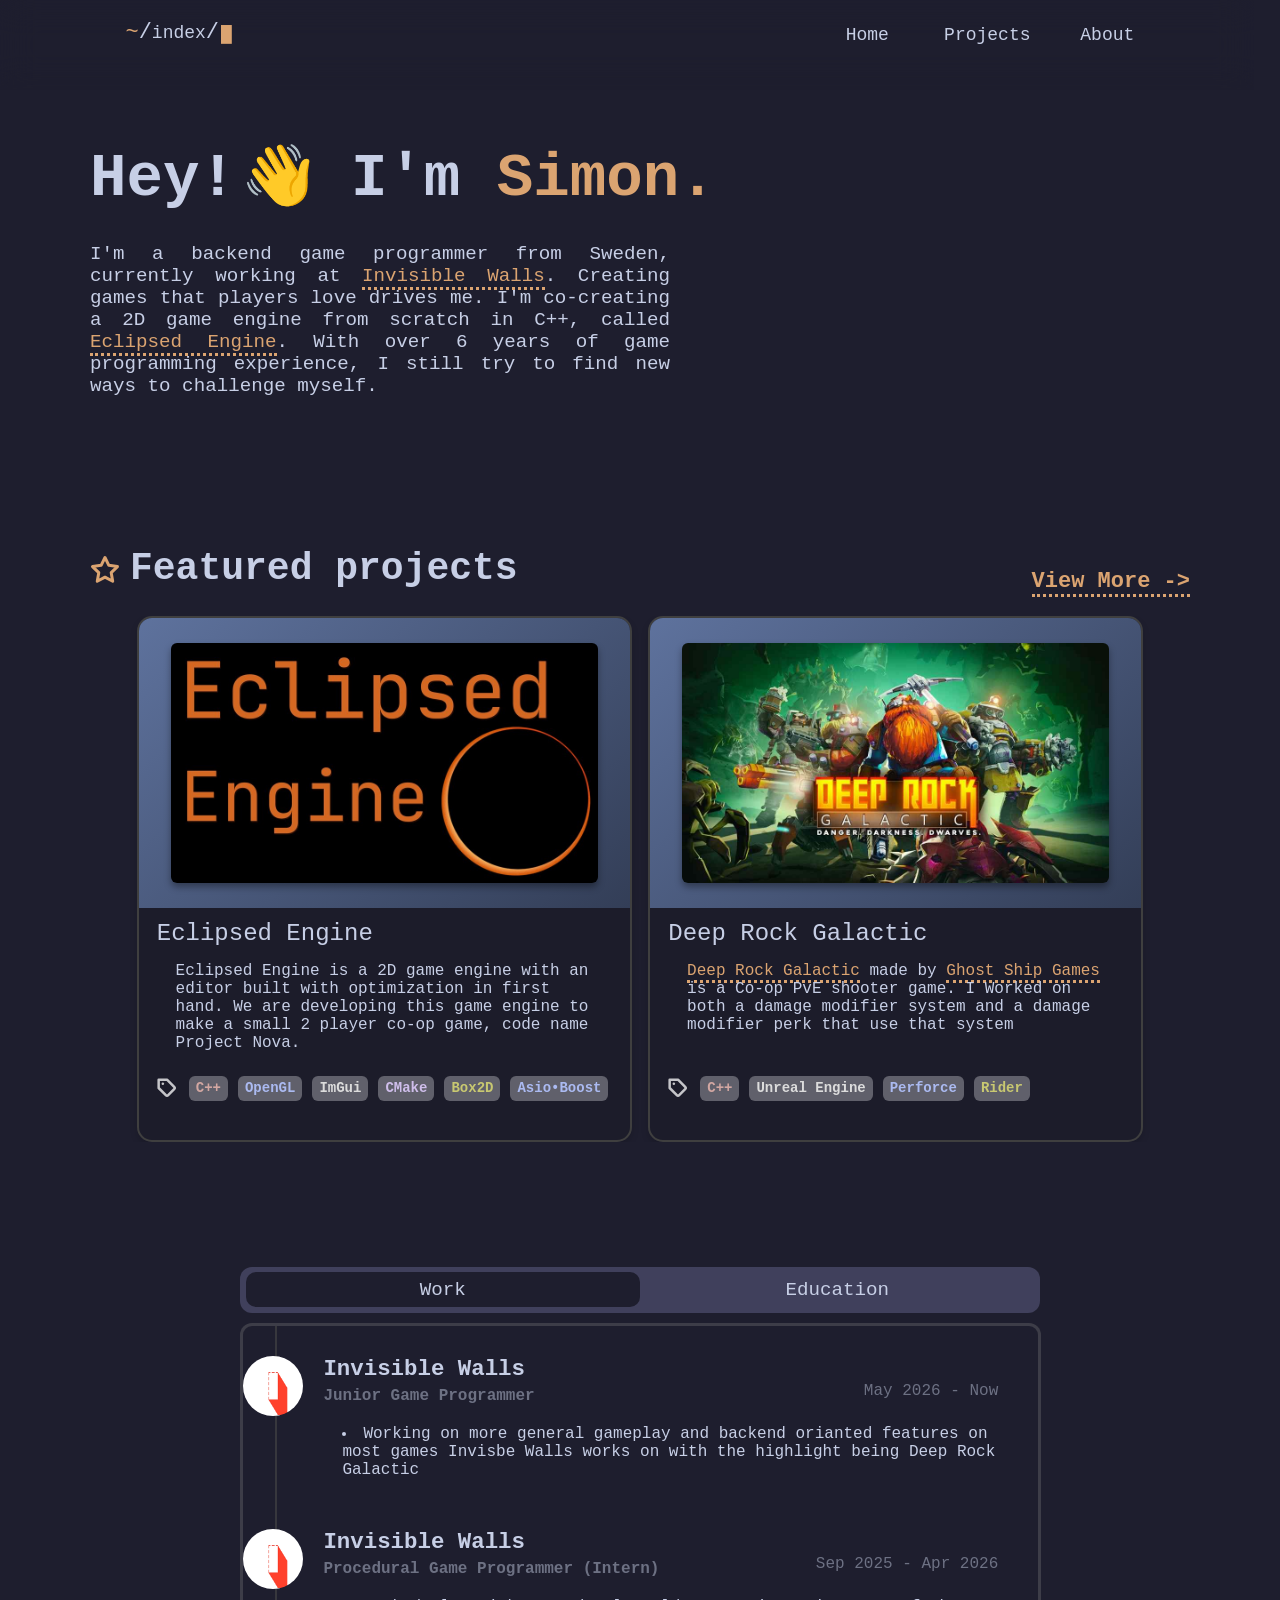
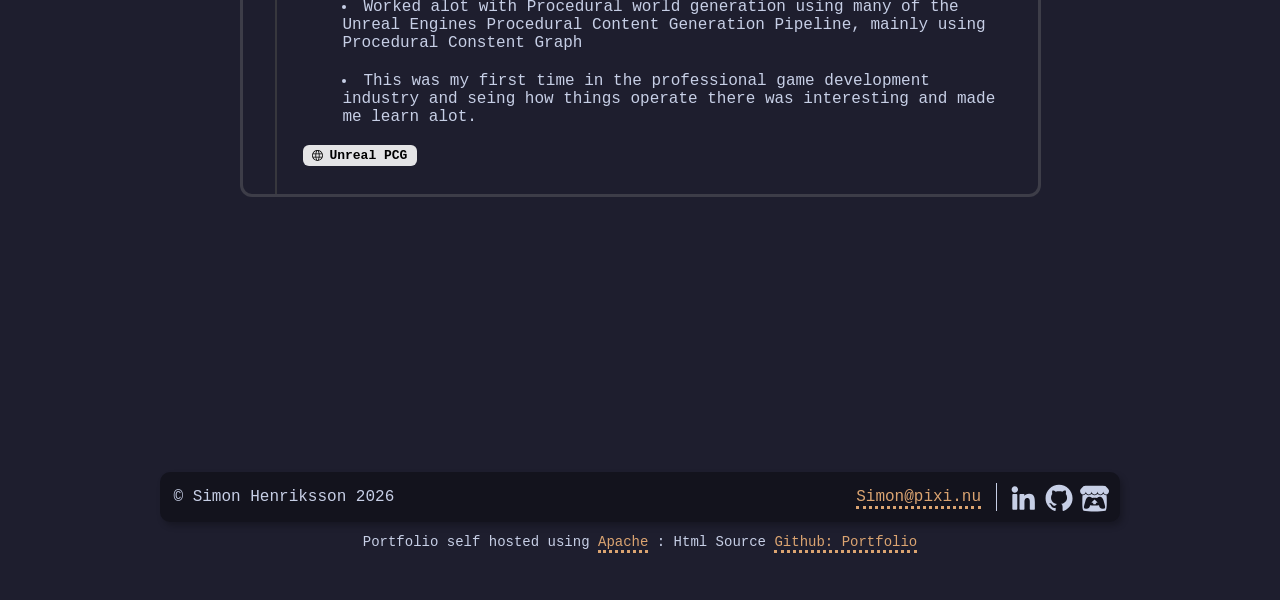
<file: index.html>
<!DOCTYPE html>
<html lang="en">


<head>
    <link rel="canonical" href="https://simonhen.se/">
    <link rel="stylesheet" href="Content/BaseStyles.css">
    <link rel="stylesheet" href="Content/Projects.css">
    <link rel="stylesheet" href="Content/Index.css">
    <meta charset="utf-8">
</head>




<body hidden>
    <div class="page-middle-offseter">
        <h1 class="name-text">
            Hey!
            <span class="hand-wave-icon">👋</span>
            I'm
            <span class="name-holder accent-color">
                <span class="my-name">Simon.</span>
            </span>


        </h1>
        <div class="into-text-images-holder">
            <div class="intro-text">
                I'm a backend game programmer from Sweden, currently working at <a href="https://www.invisiblewalls.co/" class="a-href-style">Invisible Walls</a>.
                Creating games that players love drives me. I'm co-creating a 2D game engine from scratch in C++, called
                <a href="/Projects/EclipsedEngine" class="a-href-style">Eclipsed Engine</a>.
                With over 6 years of game programming experience, I still try to find new ways to challenge myself.
            </div>
        </div>




        <div class="featured-projects">
            <div class="featured-text-holder">
                <svg class="featured-star accent-color" xmlns="http://www.w3.org/2000/svg" fill="none"
                    viewBox="0 0 24 24">
                    <path
                        d="M12 17.75l-6.172 3.245l1.179 -6.873l-5 -4.867l6.9 -1l3.086 -6.253l3.086 6.253l6.9 1l-5 4.867l1.179 6.873z" />
                </svg>


                <h1 class="header-title">
                    Featured projects
                </h1>


                <h3 class="all-projects-text">
                    <a class="a-href-style" id="all-projects-button" href="/Projects">
                        View More ->
                    </a>


                </h3>
            </div>
            <div class="featured-project-grid" id="featured-project-grid">


            </div>
        </div>


        <div class="experience-tab">
            <div class="type-title-grid">
                <div class="type-title-box" draggable="false">
                    <div class="type-title">
                        Work
                    </div>
                </div>
                <div class="type-title-box" draggable="false">
                    <div class="type-title">
                        Education
                    </div>
                </div>
            </div>
            <div class="experience-content-holder">
                <div class="experience" id="work-experience-holder">
                    <div class="experience-company-text-content">
                        <div class="experience-company-text-content-grid" id="work-experience">
                            <div class="experience-timeline"></div>
                        </div>
                    </div>
                </div>


                <div class="experience" id="education-experience-holder">
                    <div class="experience-company-text-content" id="education-experience-holder">
                        <div class="experience-company-text-content-grid" id="education-experience">
                            <div class="experience-timeline"></div>
                        </div>
                    </div>
                </div>
            </div>
        </div>
    </div>
</body>


</html>


<script type="module" src="/Content/ProjectManager.js" async></script>
<script type="module" src="/Content/FeaturedProjects.js" async></script>
<script type="module" src="/Content/ExperienceHandler.js" async></script>




<script src="/Content/TextModify.js" async></script>
<script src="/Content/ScreenManager.js" defer></script>
<script src="/Content/TopBar.js" defer></script>
<script src="/Content/BottomBar.js" defer></script>
</file>
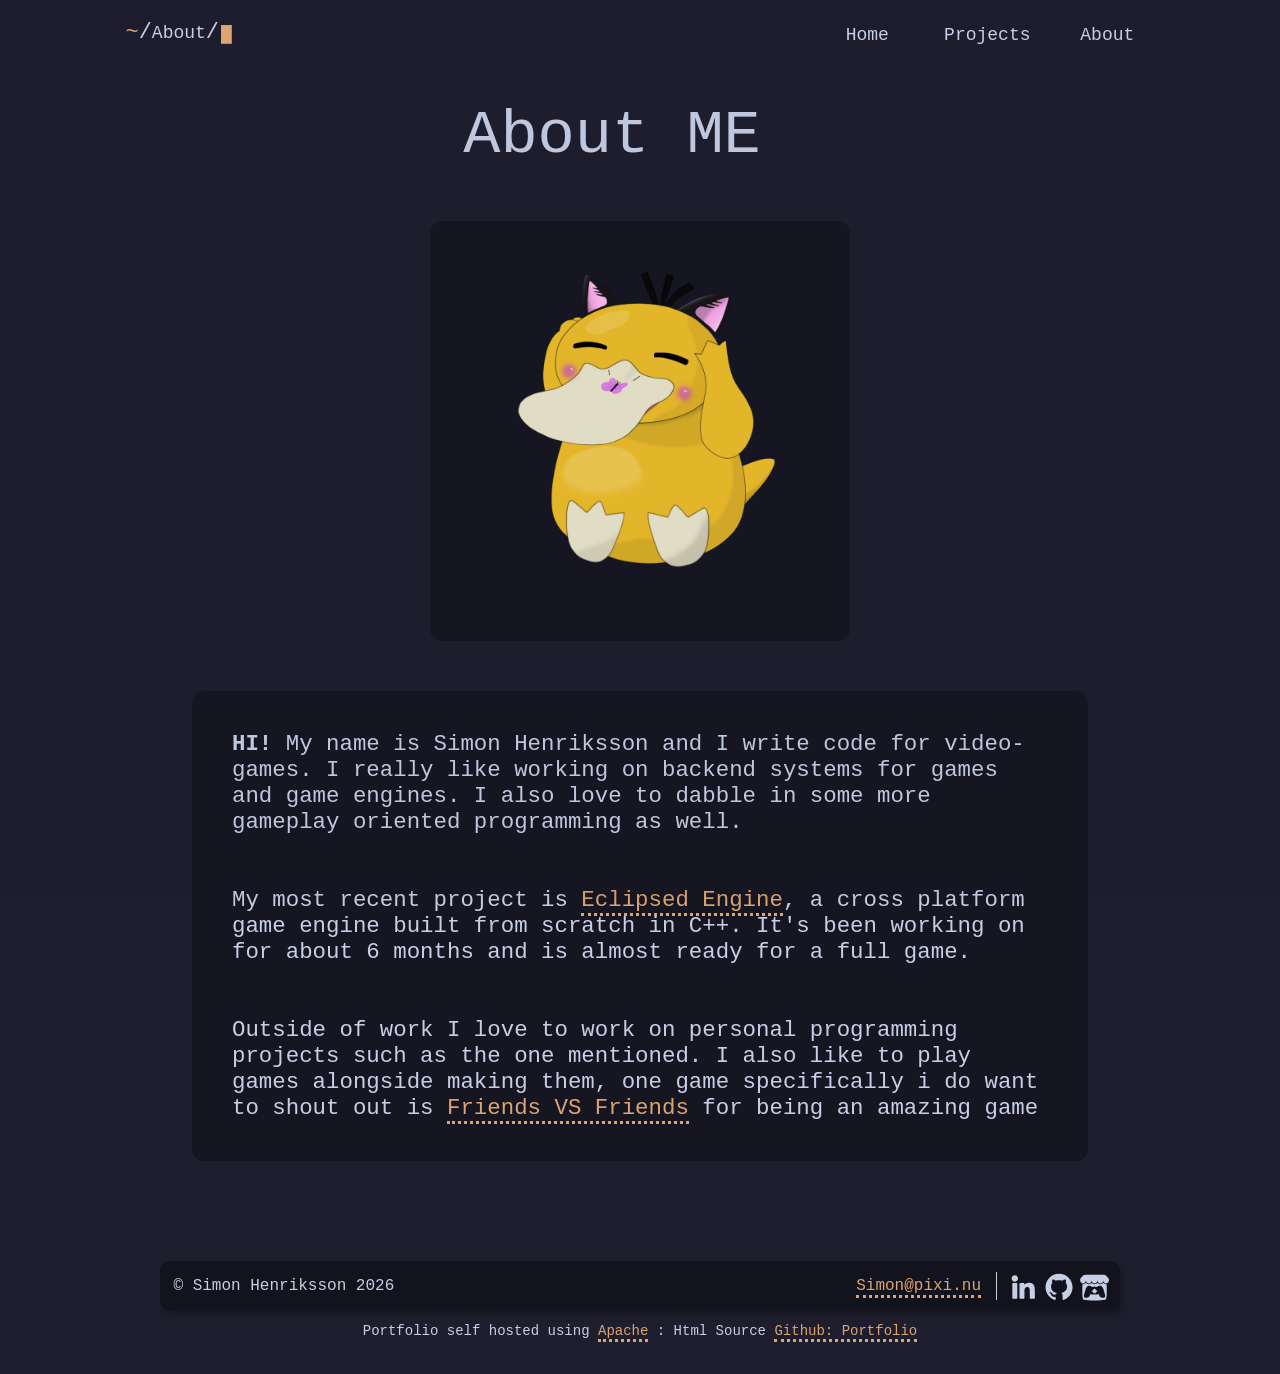
<file: About.html>
<!DOCTYPE html>
<html lang="en">


<head>
    <link rel="stylesheet" href="/Content/BaseStyles.css">
    <link rel="stylesheet" href="/Content/Projects.css">
    <link rel="stylesheet" href="/Content/AllProjects.css">
    <link rel="stylesheet" href="/Content/About.css">
    <meta charset="utf-8">
</head>


<body hidden>
    <div class="page-middle-offseter">


        <div class="about-title">
            About ME
        </div>


        <div class="about-holder">
            <div class="about-image-holder">
                <img class="about-image" src="Assets/Images/misc/PsyDuckNoBackground.png"/>
            </div>


            <div class="about-text">
                <b>HI!</b> My name is Simon Henriksson and I write code for video-games.
                I really like working on backend systems for games and game engines.
                I also love to dabble in some more gameplay oriented programming as well.
               
                <br><br><br>
                My most recent project is <a href="/Projects/EclipsedEngine" class="a-href-style">Eclipsed Engine</a>, a cross platform game engine built from scratch in C++.
                It's been working on for about 6 months and is almost ready for a full game.


                <br><br><br>
                Outside of work I love to work on personal programming projects such as the one mentioned.
                I also like to play games alongside making them, one game specifically i do want to shout out is
                <a href="https://www.friendsvsfriends.com/" class="a-href-style">Friends VS Friends</a> for being an amazing game
            </div>
        </div>
    </div>
</body>


</html>


<script src="/Content/ScreenManager.js" defer></script>
<script src="/Content/TopBar.js" defer></script>
<script src="/Content/BottomBar.js" defer></script>
</file>
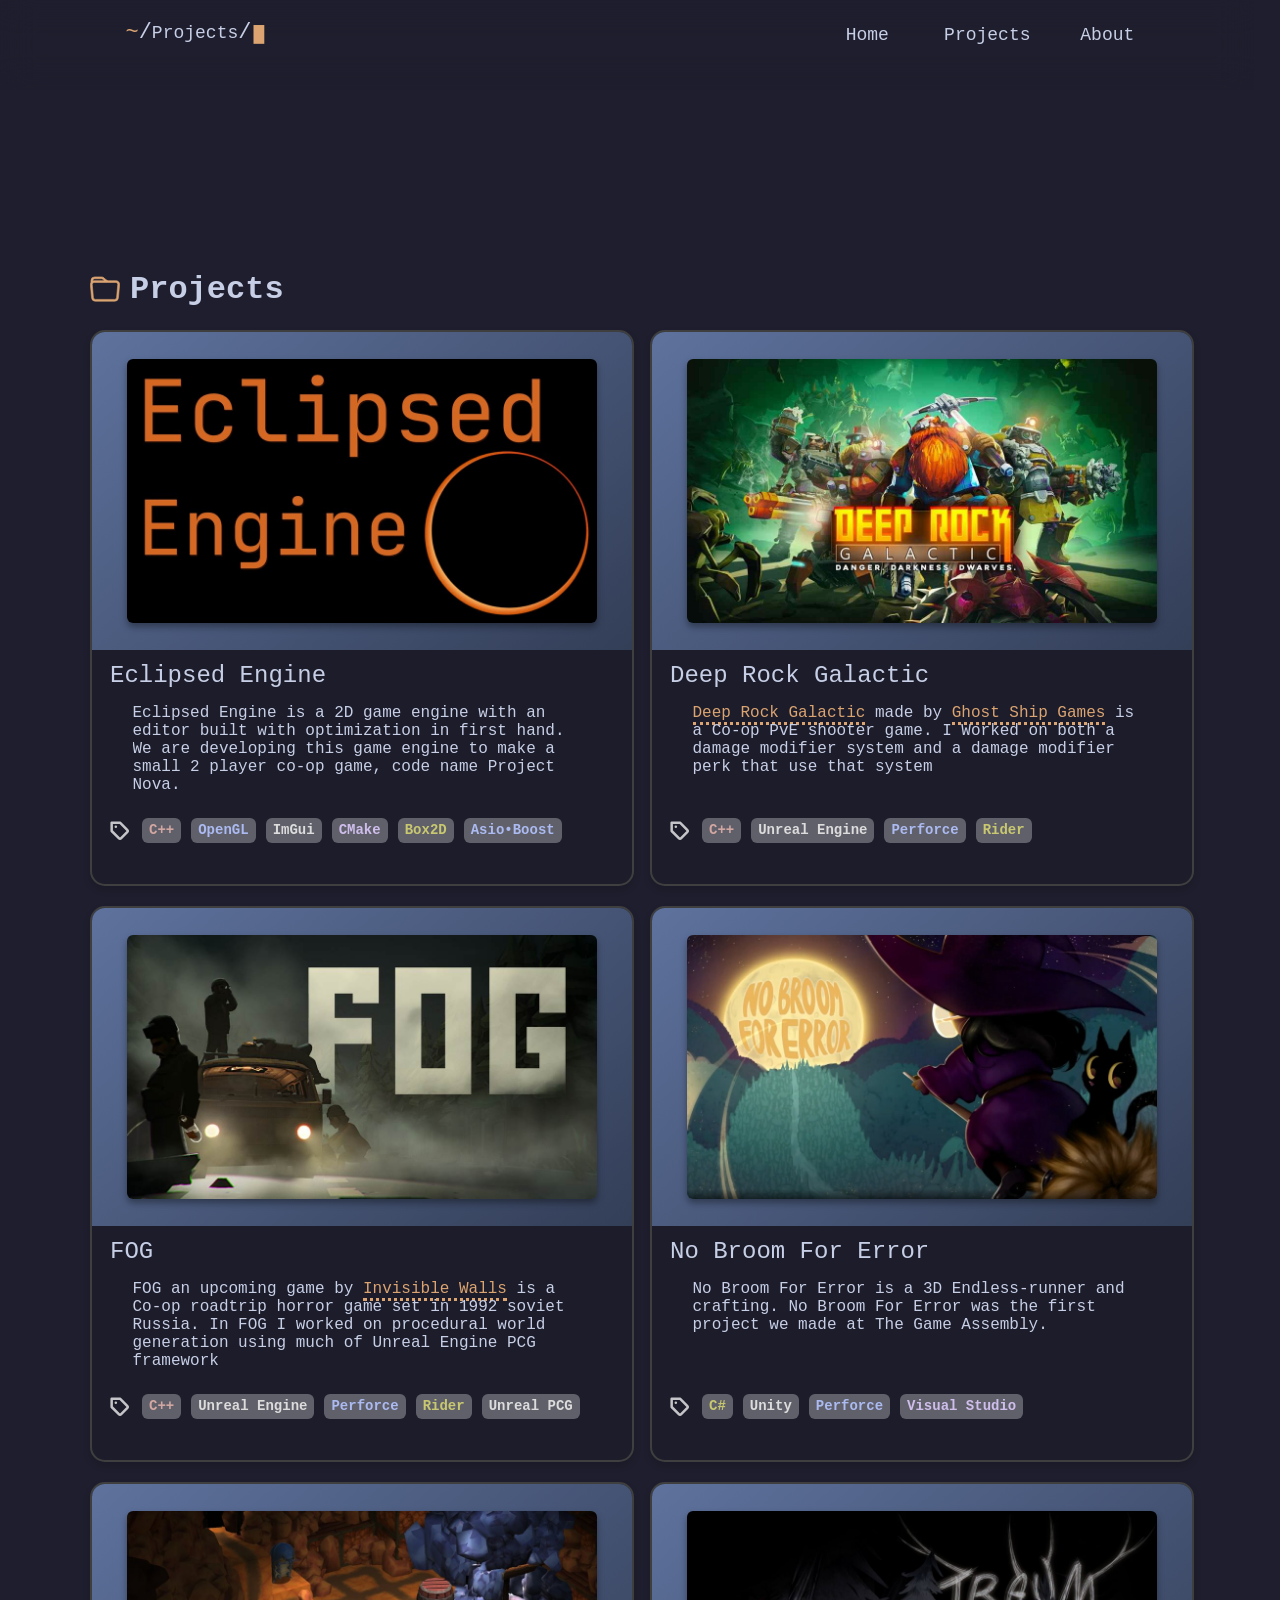
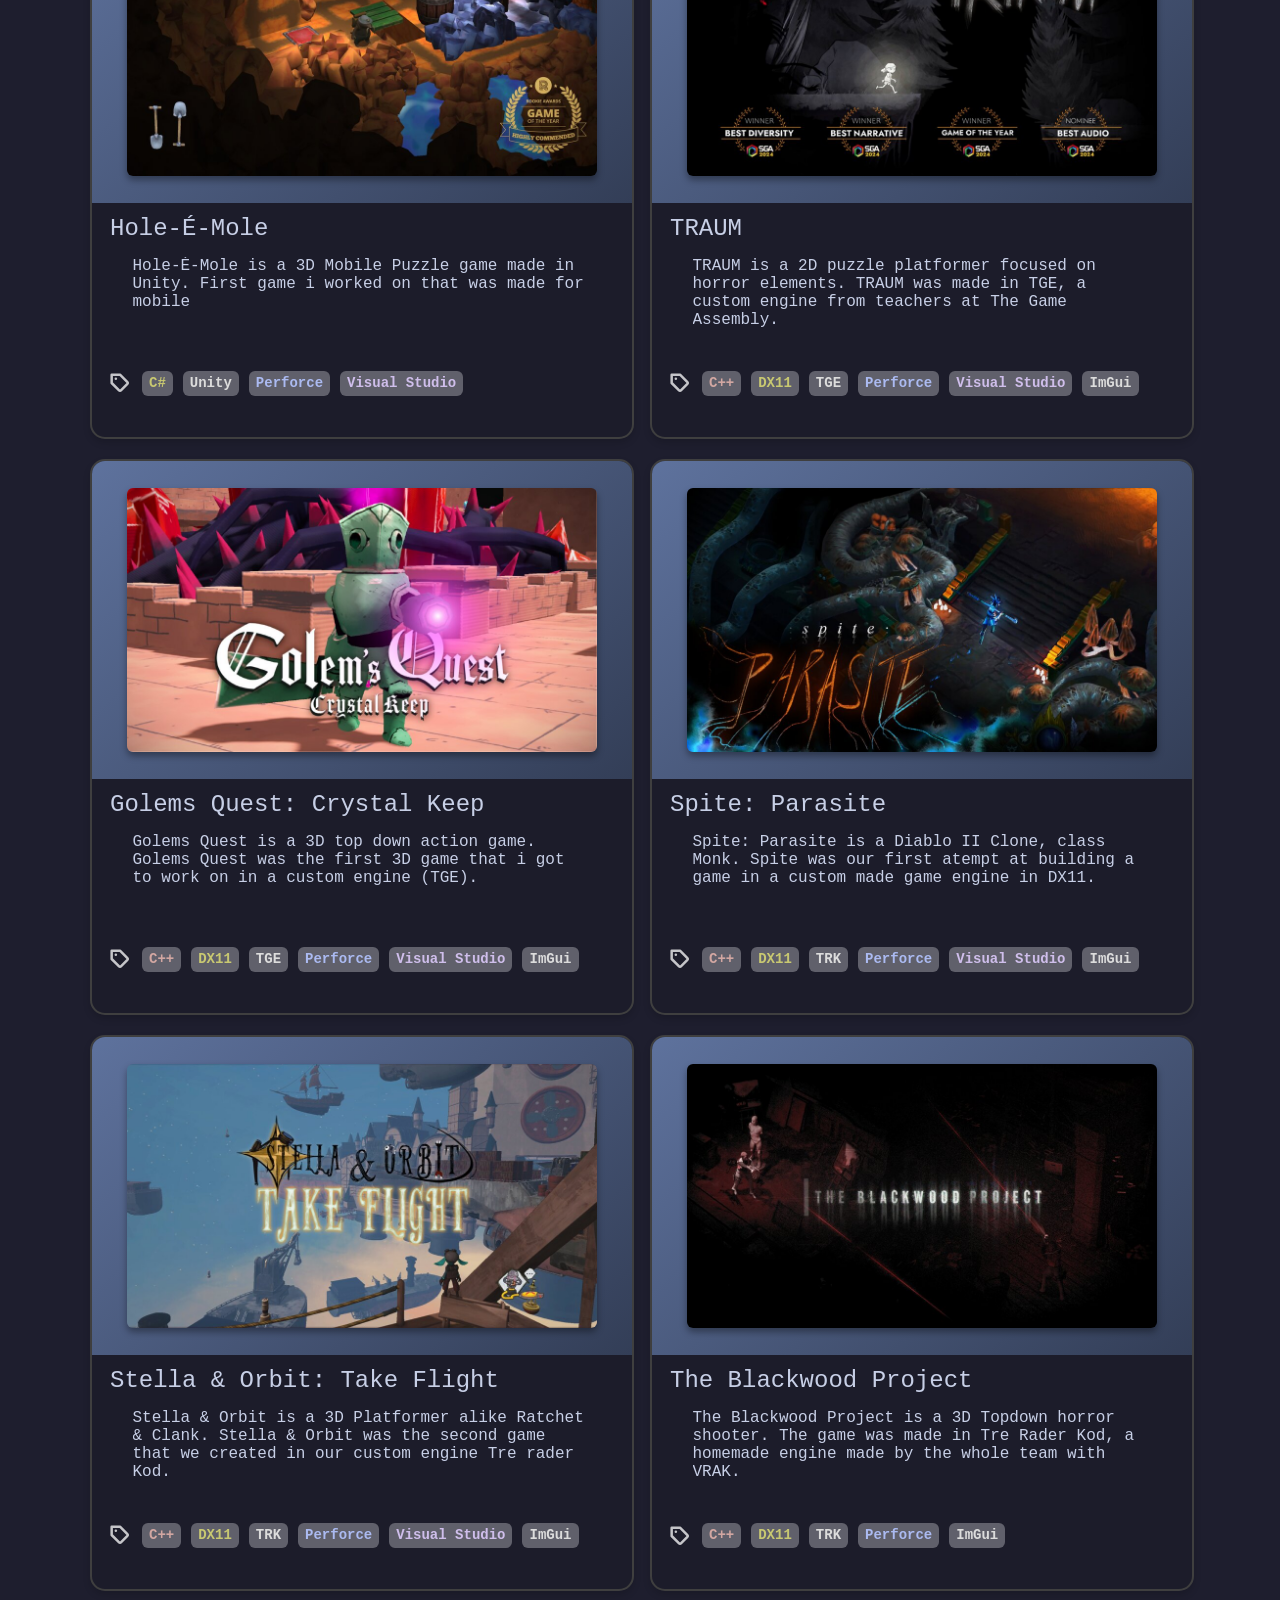
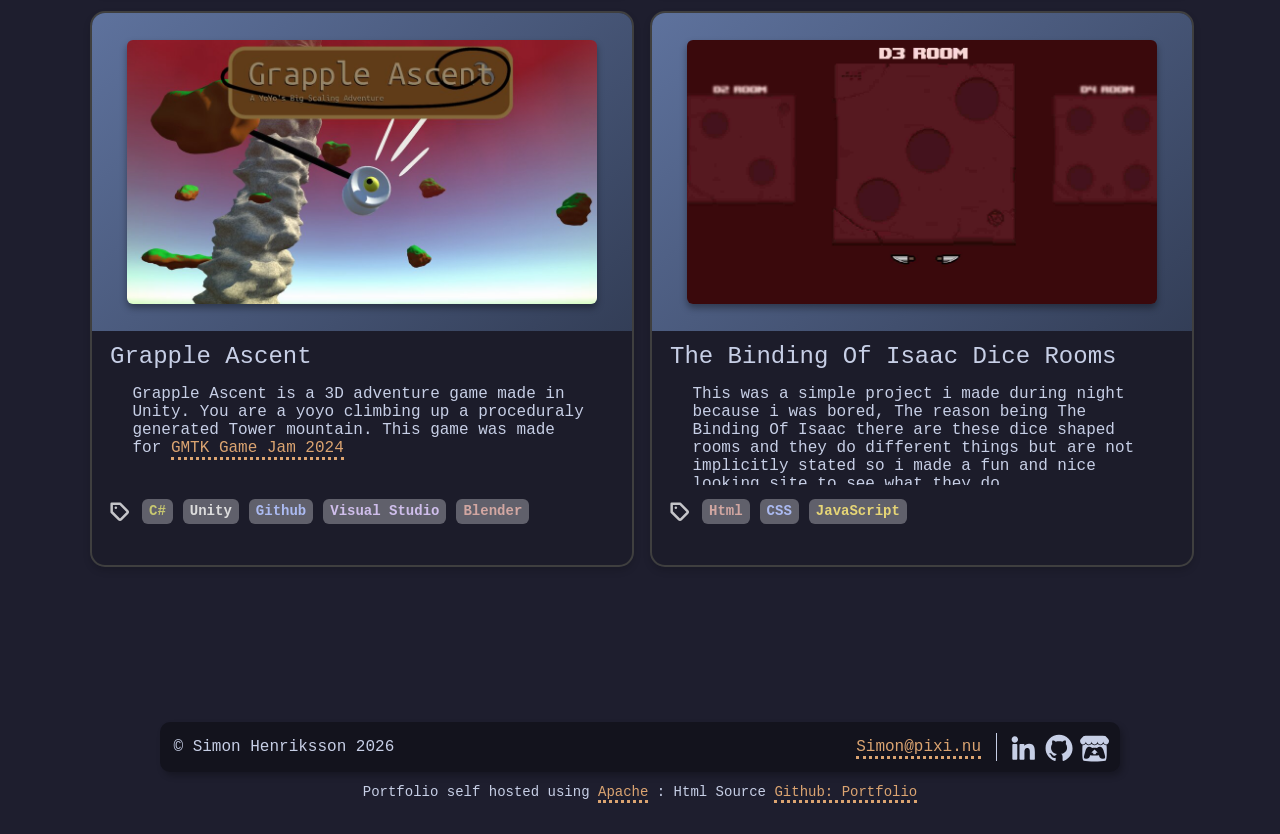
<file: Projects.html>
<!DOCTYPE html>
<html lang="en">

<head>
    <link rel="stylesheet" href="/Content/BaseStyles.css">
    <link rel="stylesheet" href="/Content/Projects.css">
    <link rel="stylesheet" href="/Content/AllProjects.css">
    <meta charset="utf-8">
</head>

<body hidden>
    <div class="page-middle-offseter">
        <div class="featured-projects">
            <div class="featured-text-holder">
                <svg class="featured-Folder accent-color" xmlns="http://www.w3.org/2000/svg" width="16" height="16"
                    fill="currentColor" class="bi bi-folder" viewBox="0 0 16 16">
                    <path
                        d="M.54 3.87.5 3a2 2 0 0 1 2-2h3.672a2 2 0 0 1 1.414.586l.828.828A2 2 0 0 0 9.828 3h3.982a2 2 0 0 1 1.992 2.181l-.637 7A2 2 0 0 1 13.174 14H2.826a2 2 0 0 1-1.991-1.819l-.637-7a2 2 0 0 1 .342-1.31zM2.19 4a1 1 0 0 0-.996 1.09l.637 7a1 1 0 0 0 .995.91h10.348a1 1 0 0 0 .995-.91l.637-7A1 1 0 0 0 13.81 4zm4.69-1.707A1 1 0 0 0 6.172 2H2.5a1 1 0 0 0-1 .981l.006.139q.323-.119.684-.12h5.396z" />
                </svg>

                <h1 class="header-title">
                    Projects
                </h1>
            </div>

            <div class="featured-project-grid" id="projects-grid">

            </div>
        </div>
    </div>
</body>

</html>

<script type="module" src="/Content/ProjectManager.js"></script>
<script type="module" src="/Content/AllProjects.js"></script>

<script src="/Content/ScreenManager.js" defer></script>
<script src="/Content/TopBar.js" defer></script>
<script src="/Content/BottomBar.js" defer></script>
</file>
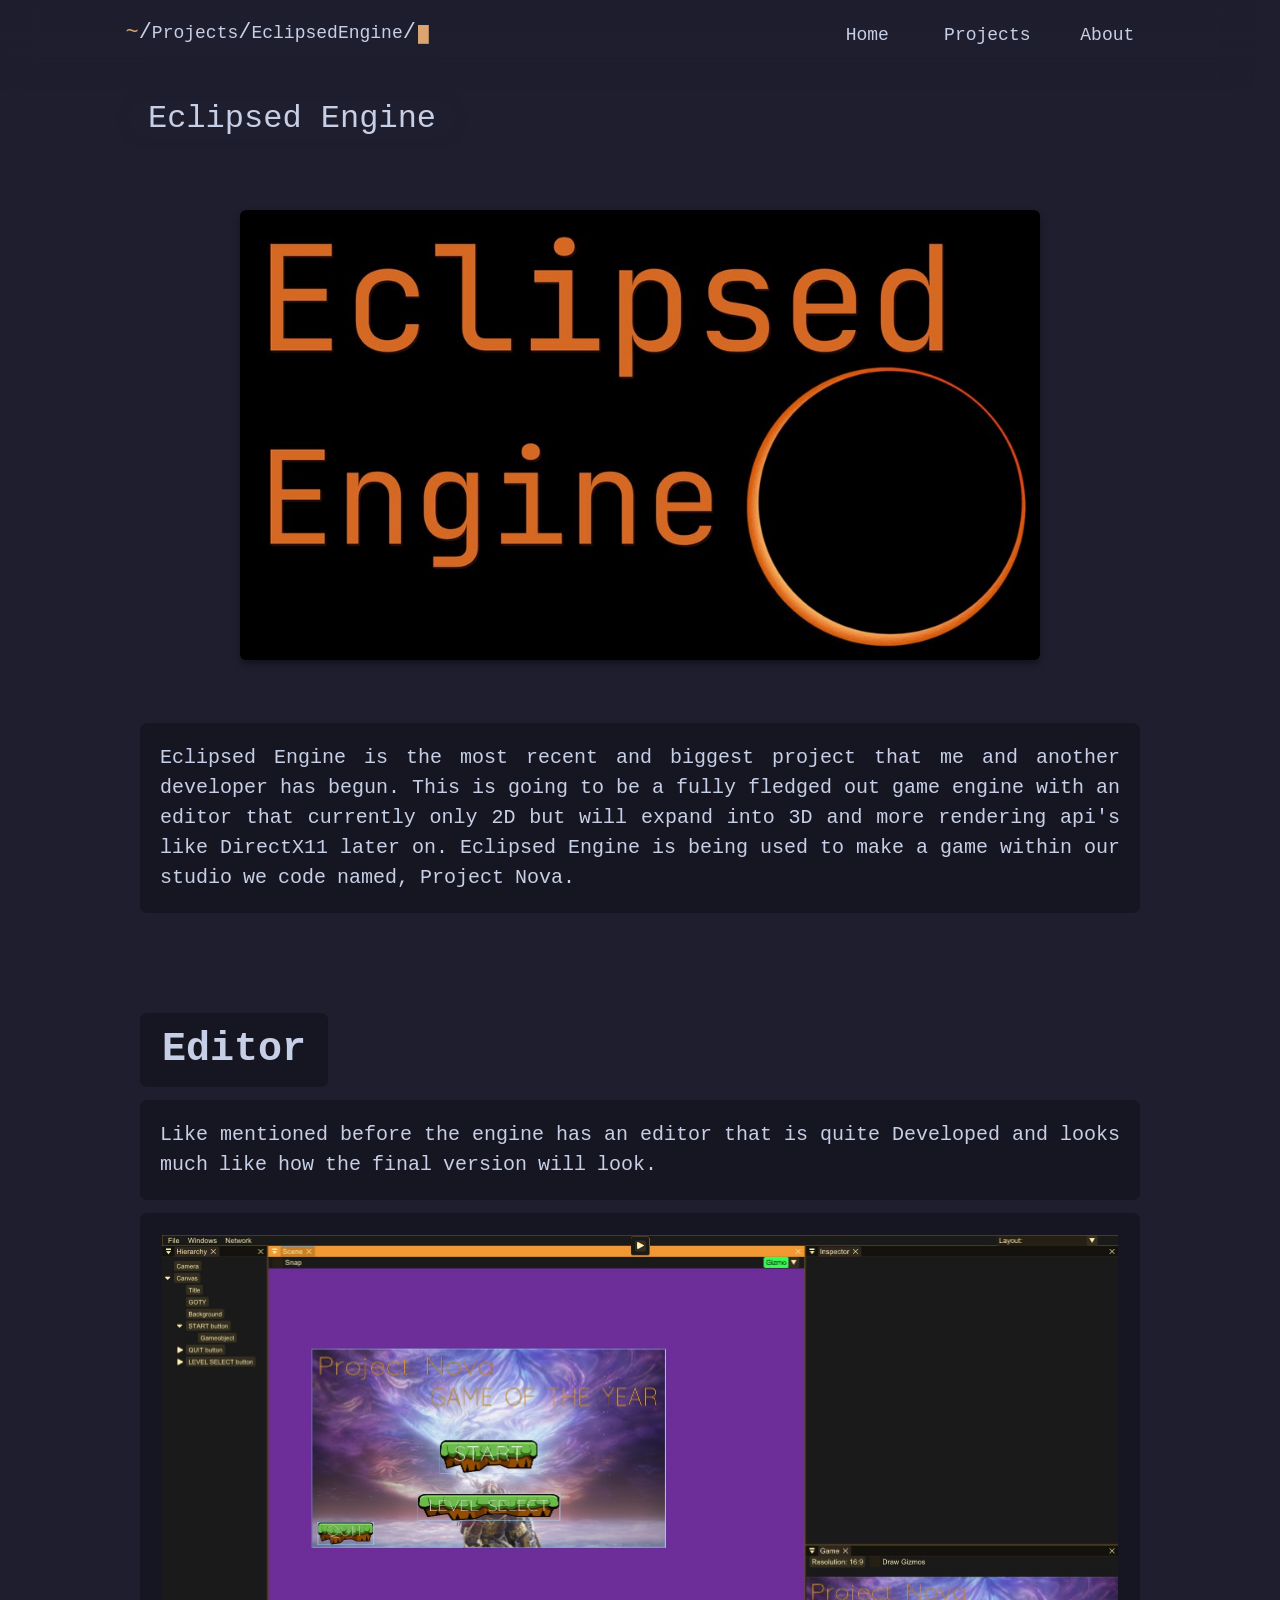
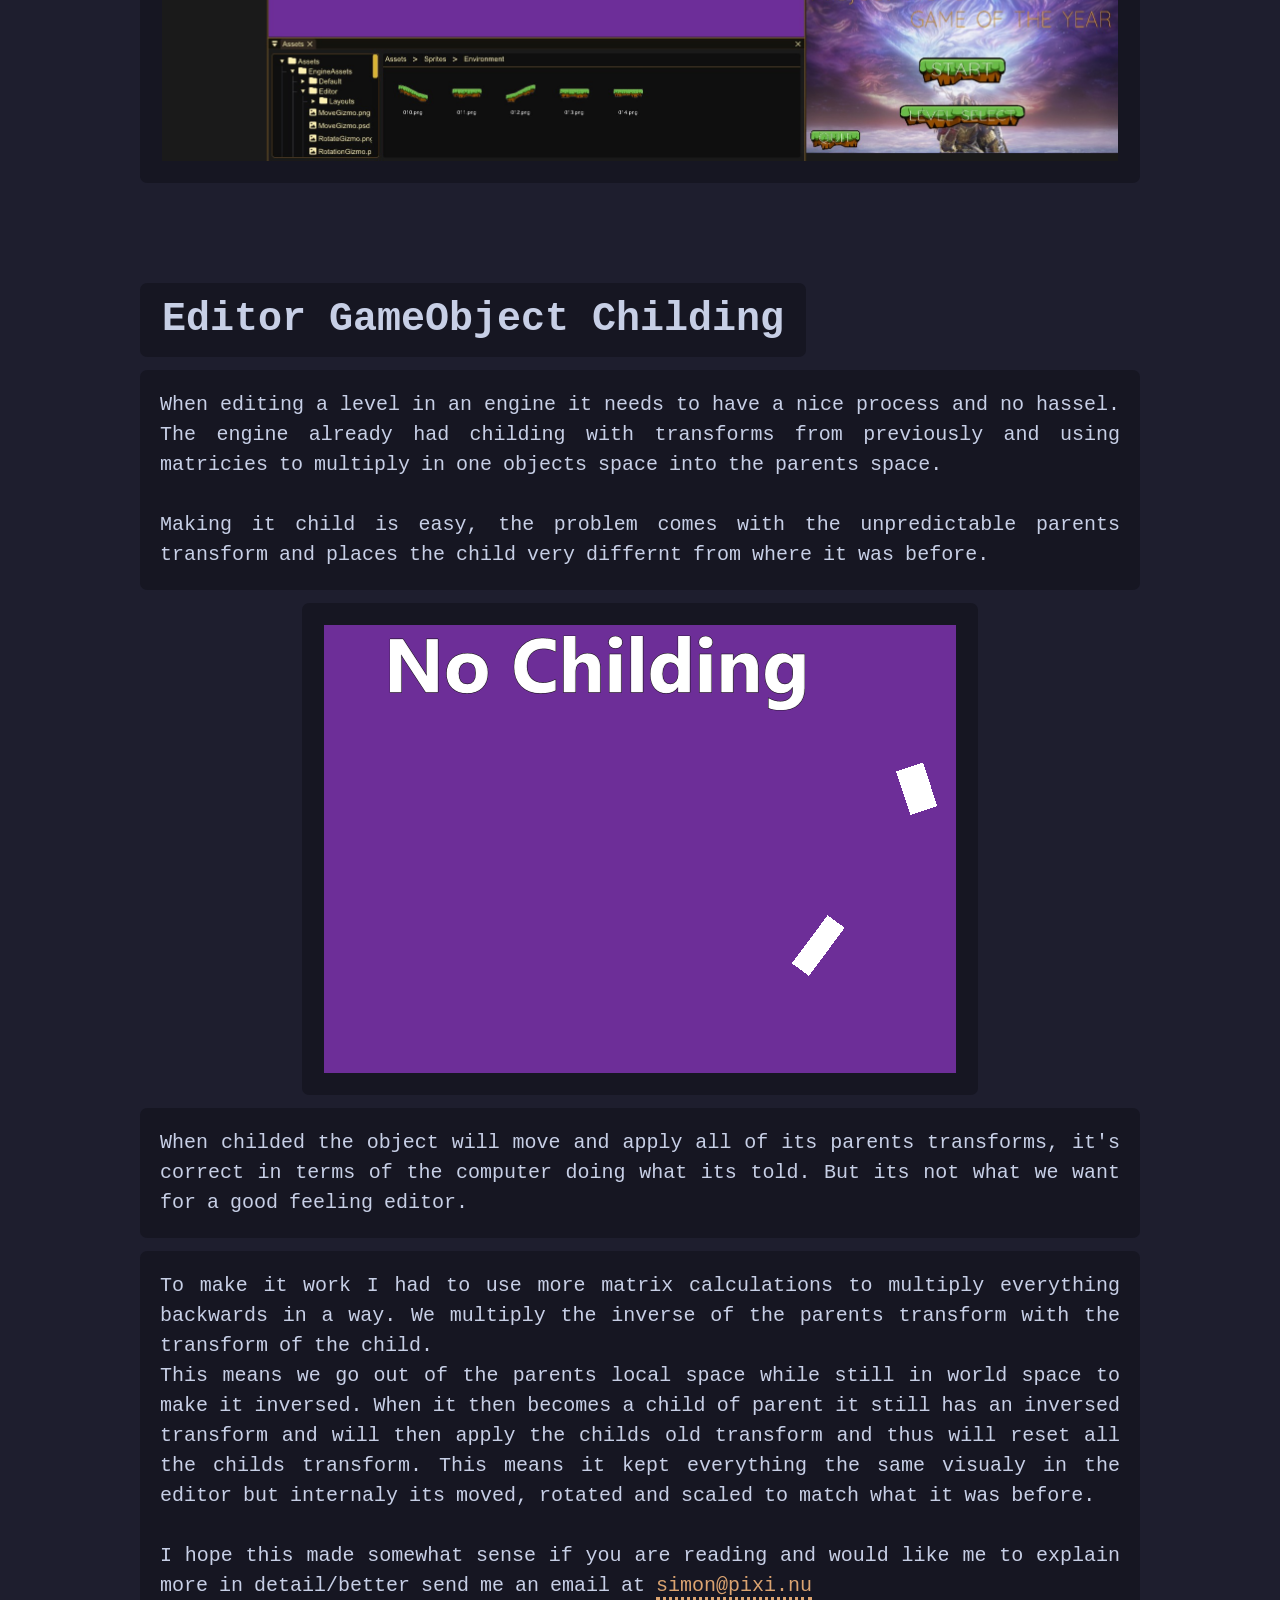
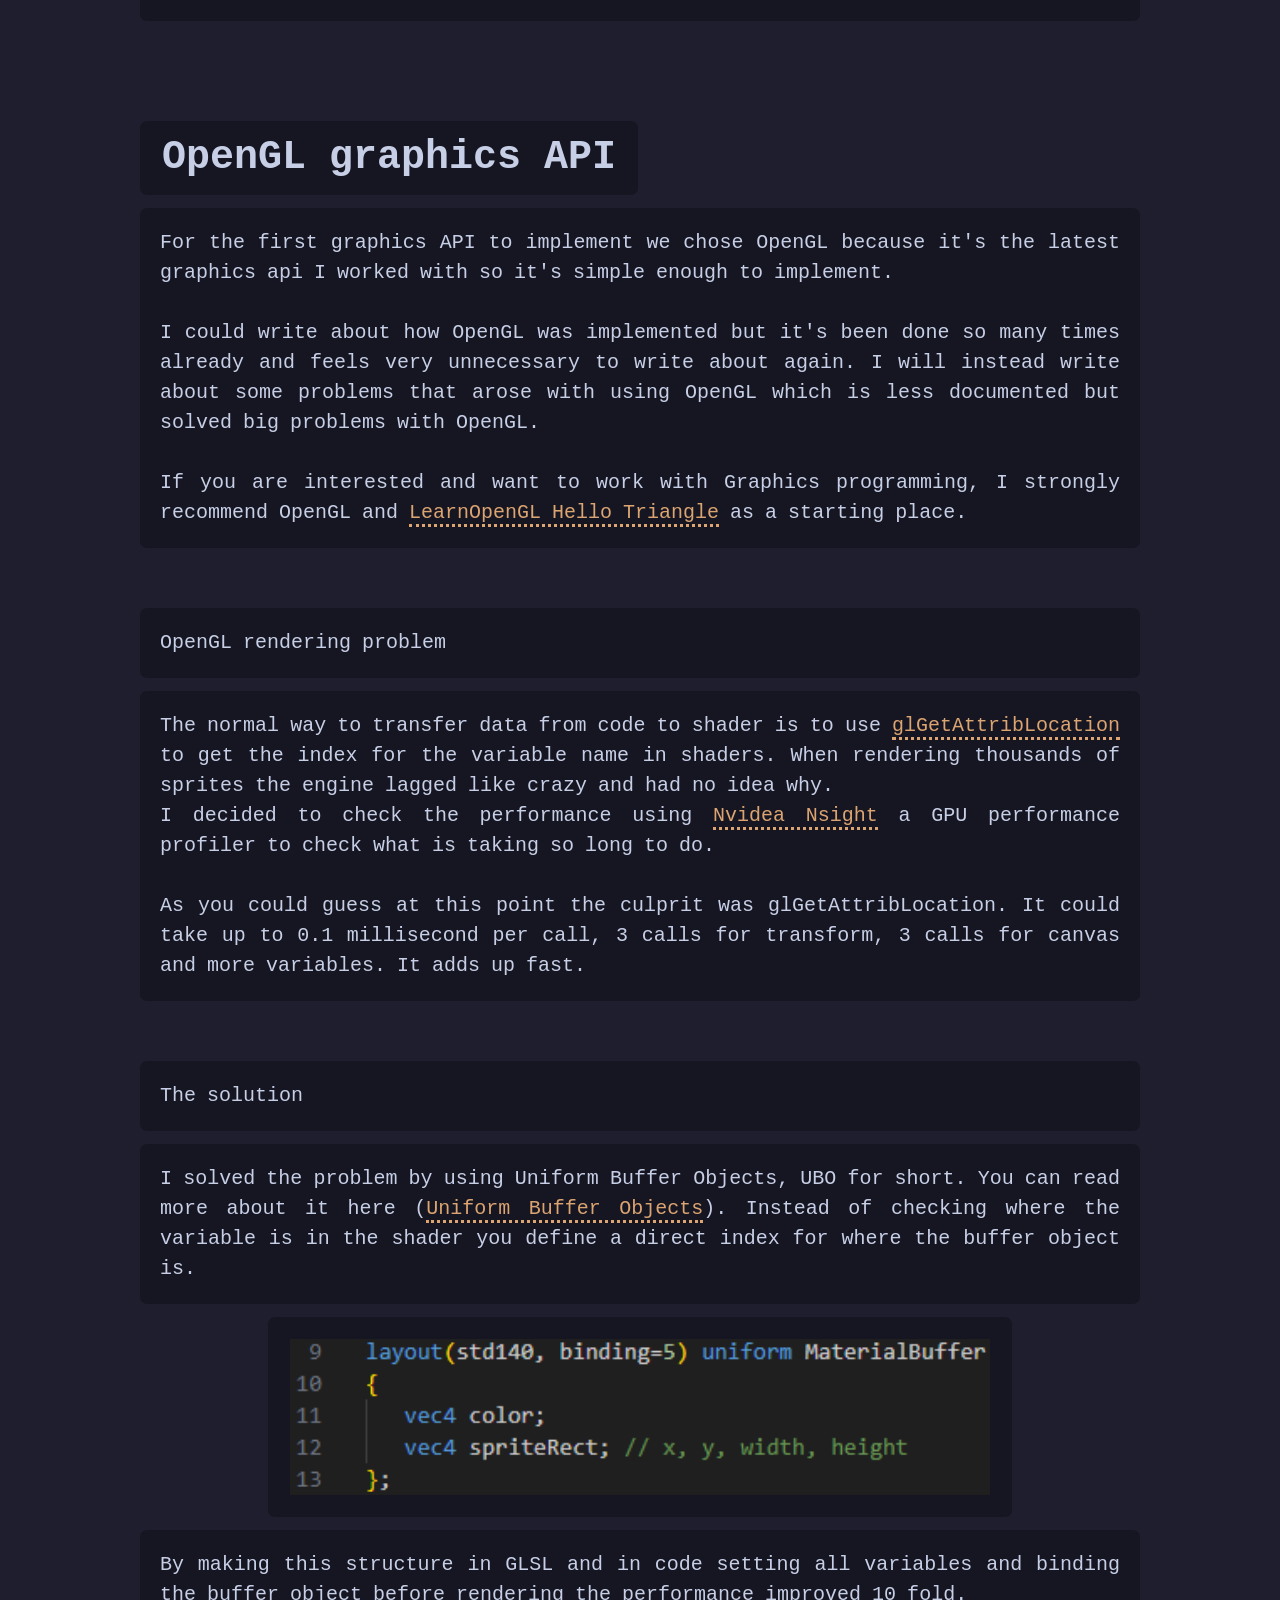
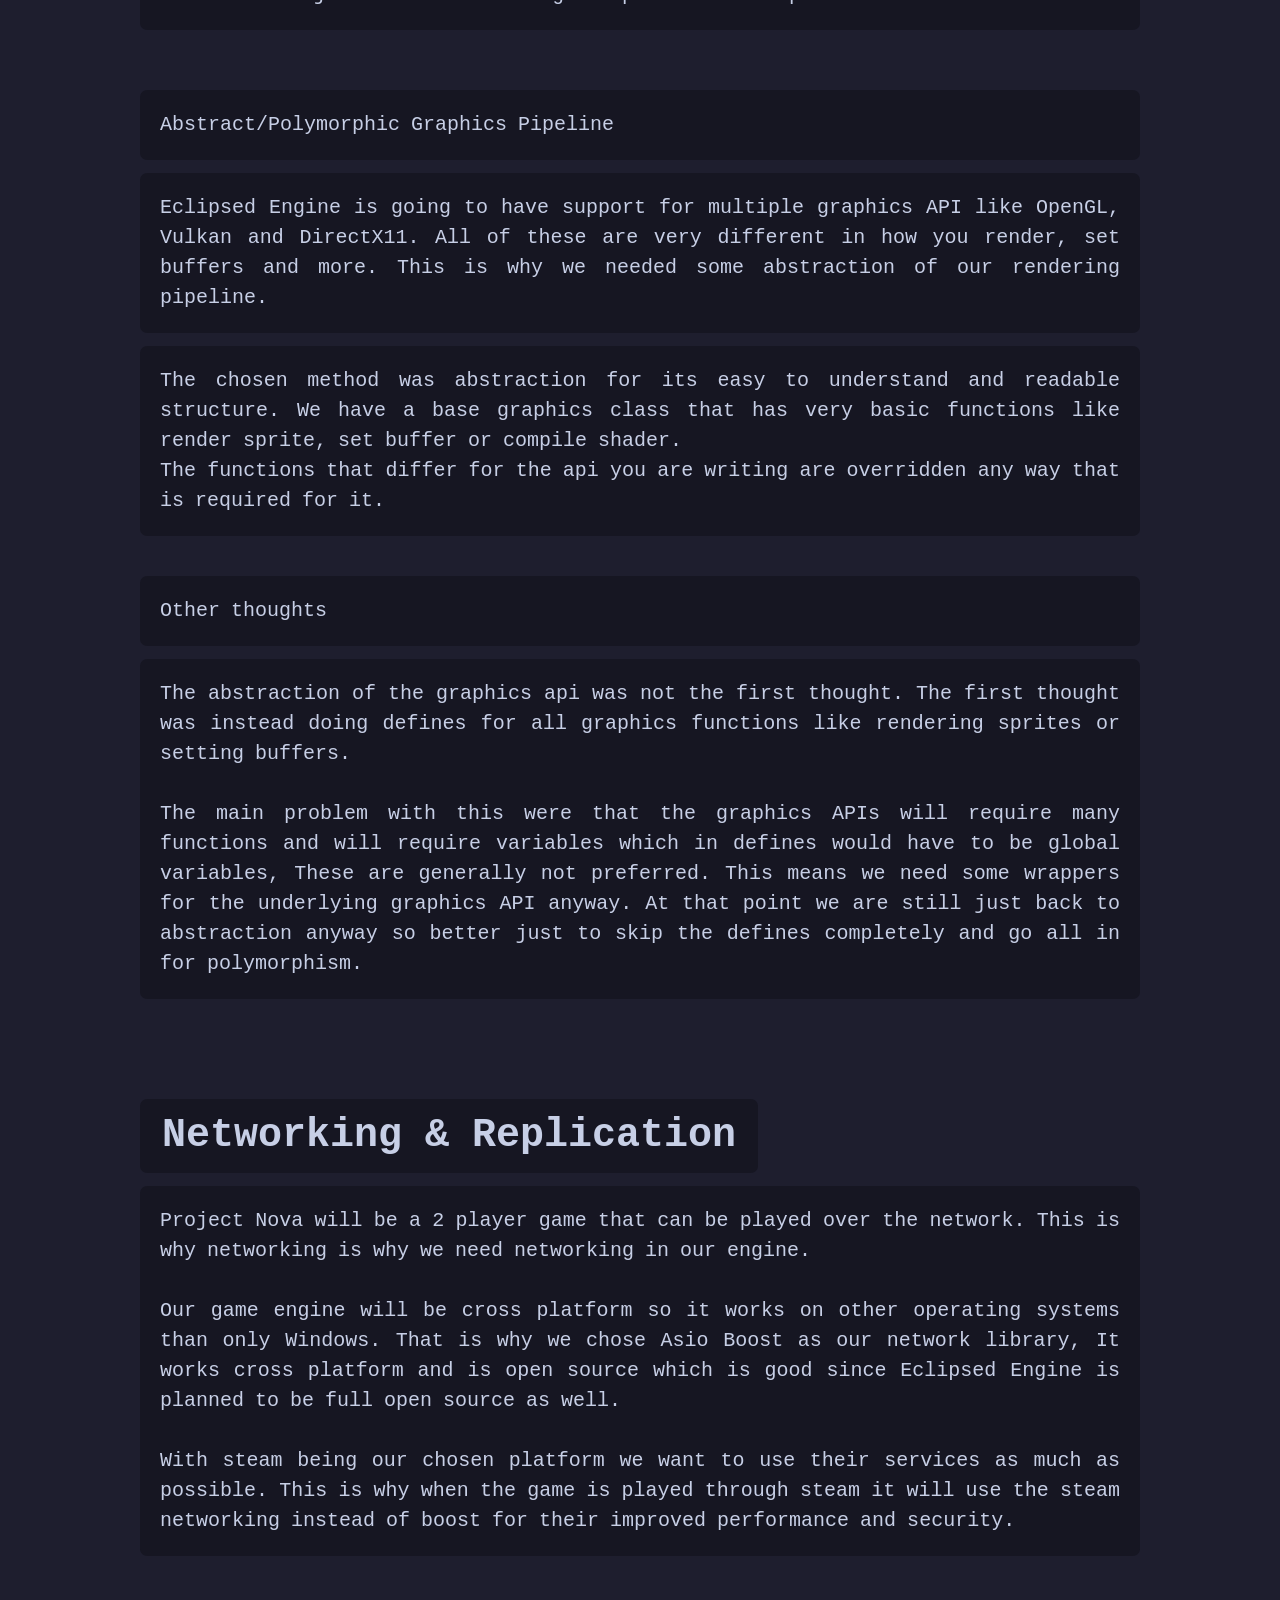
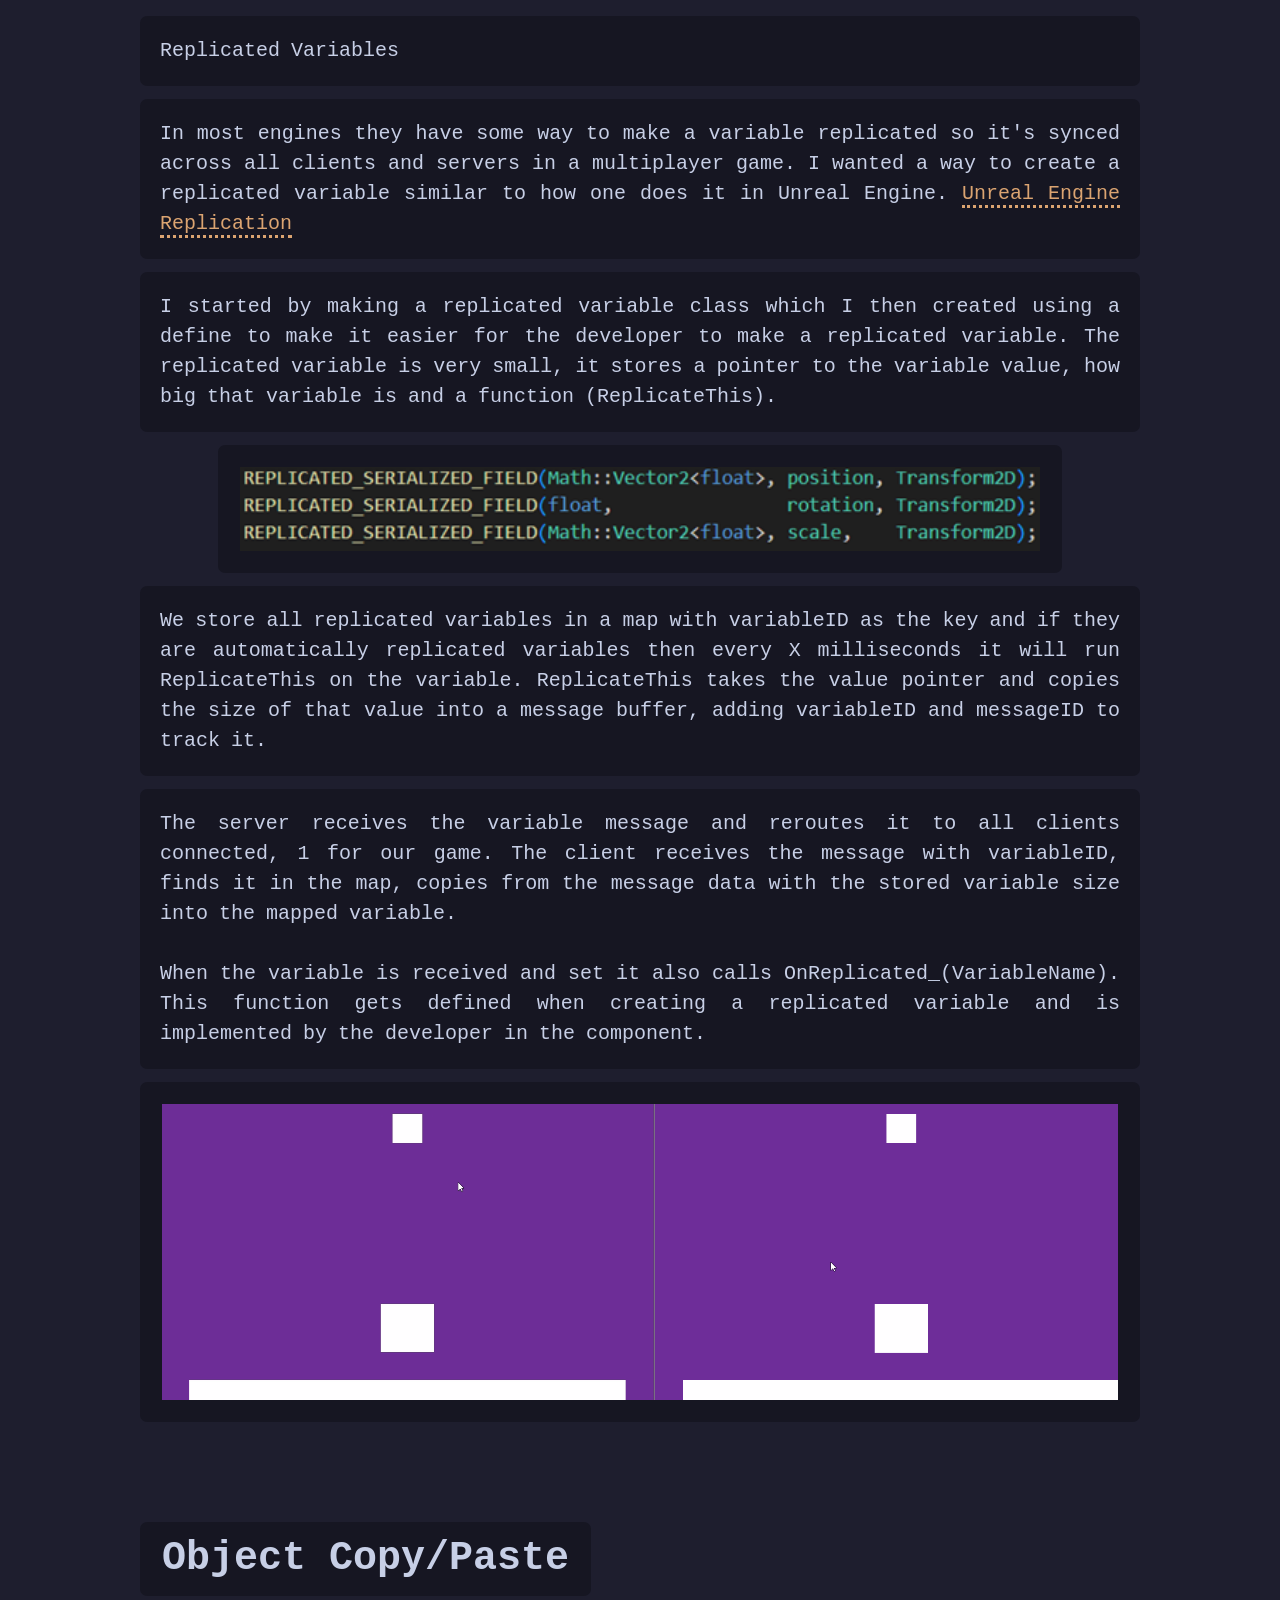
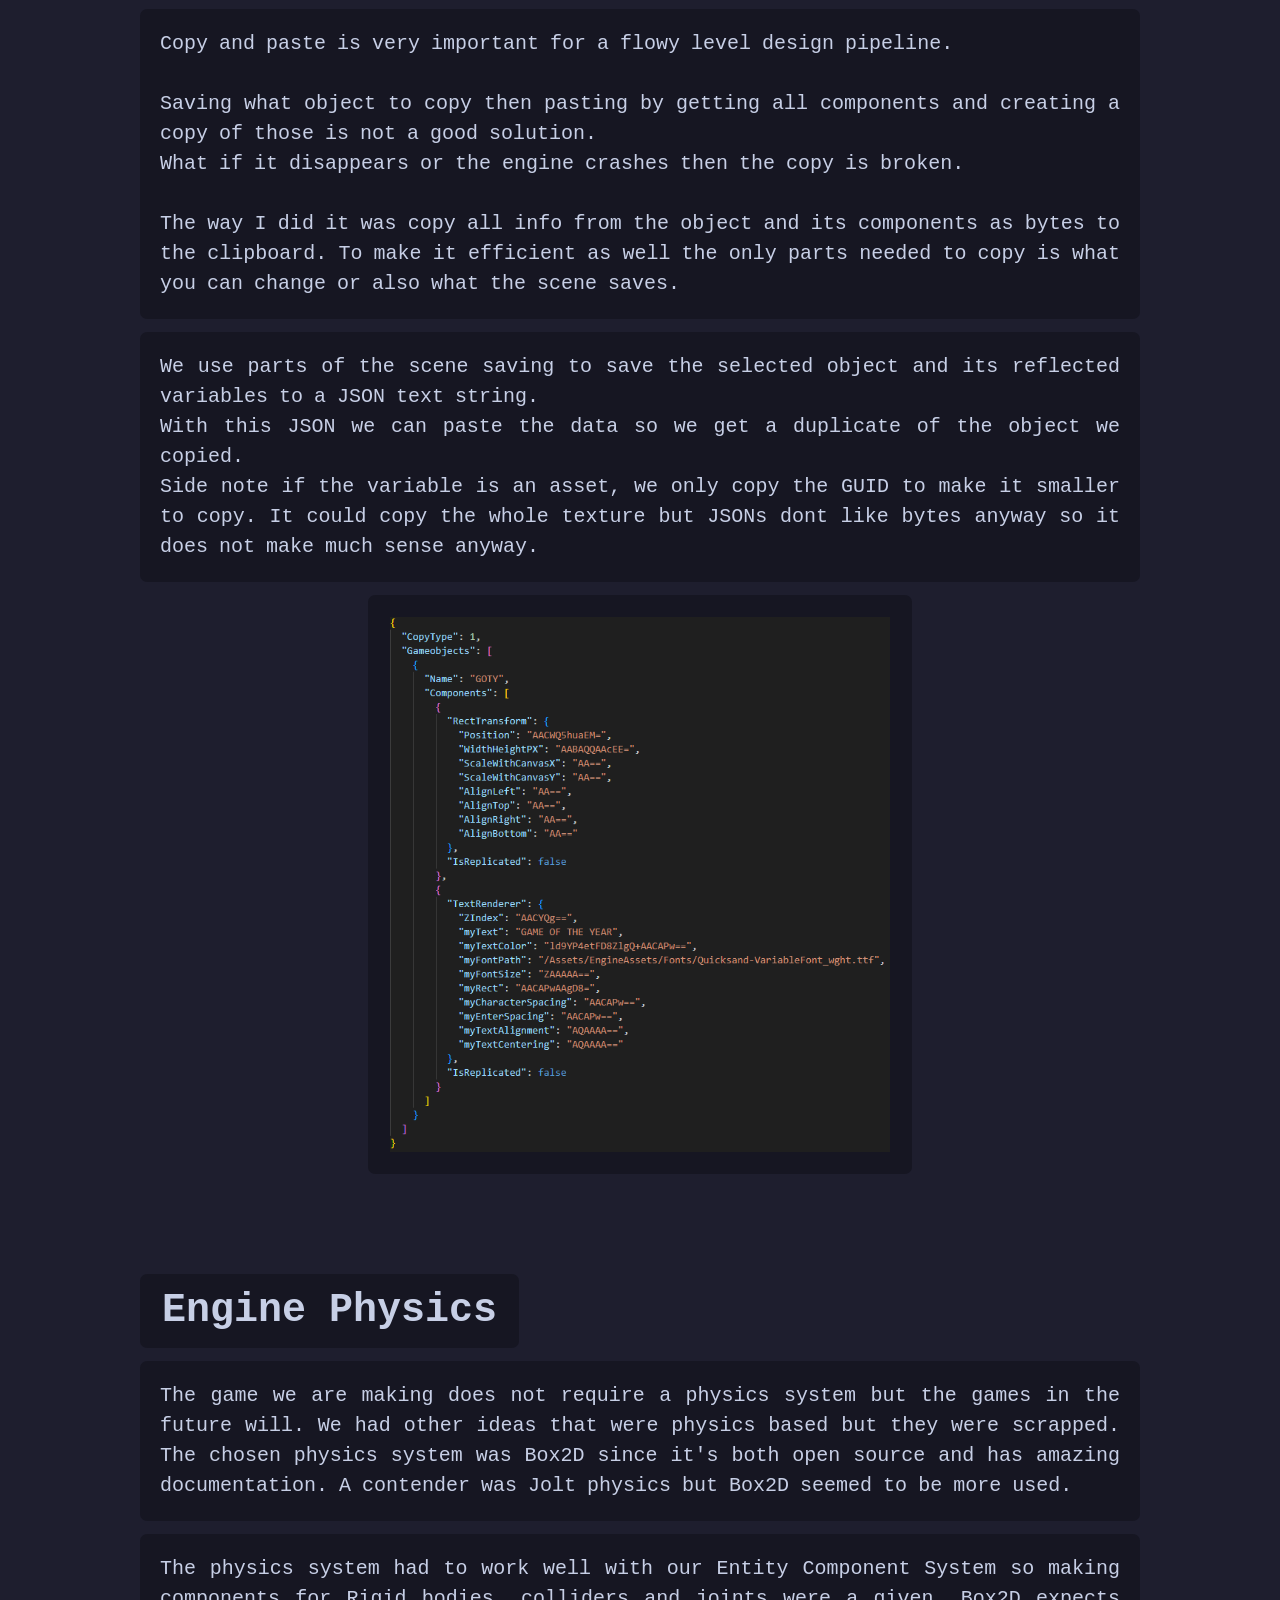
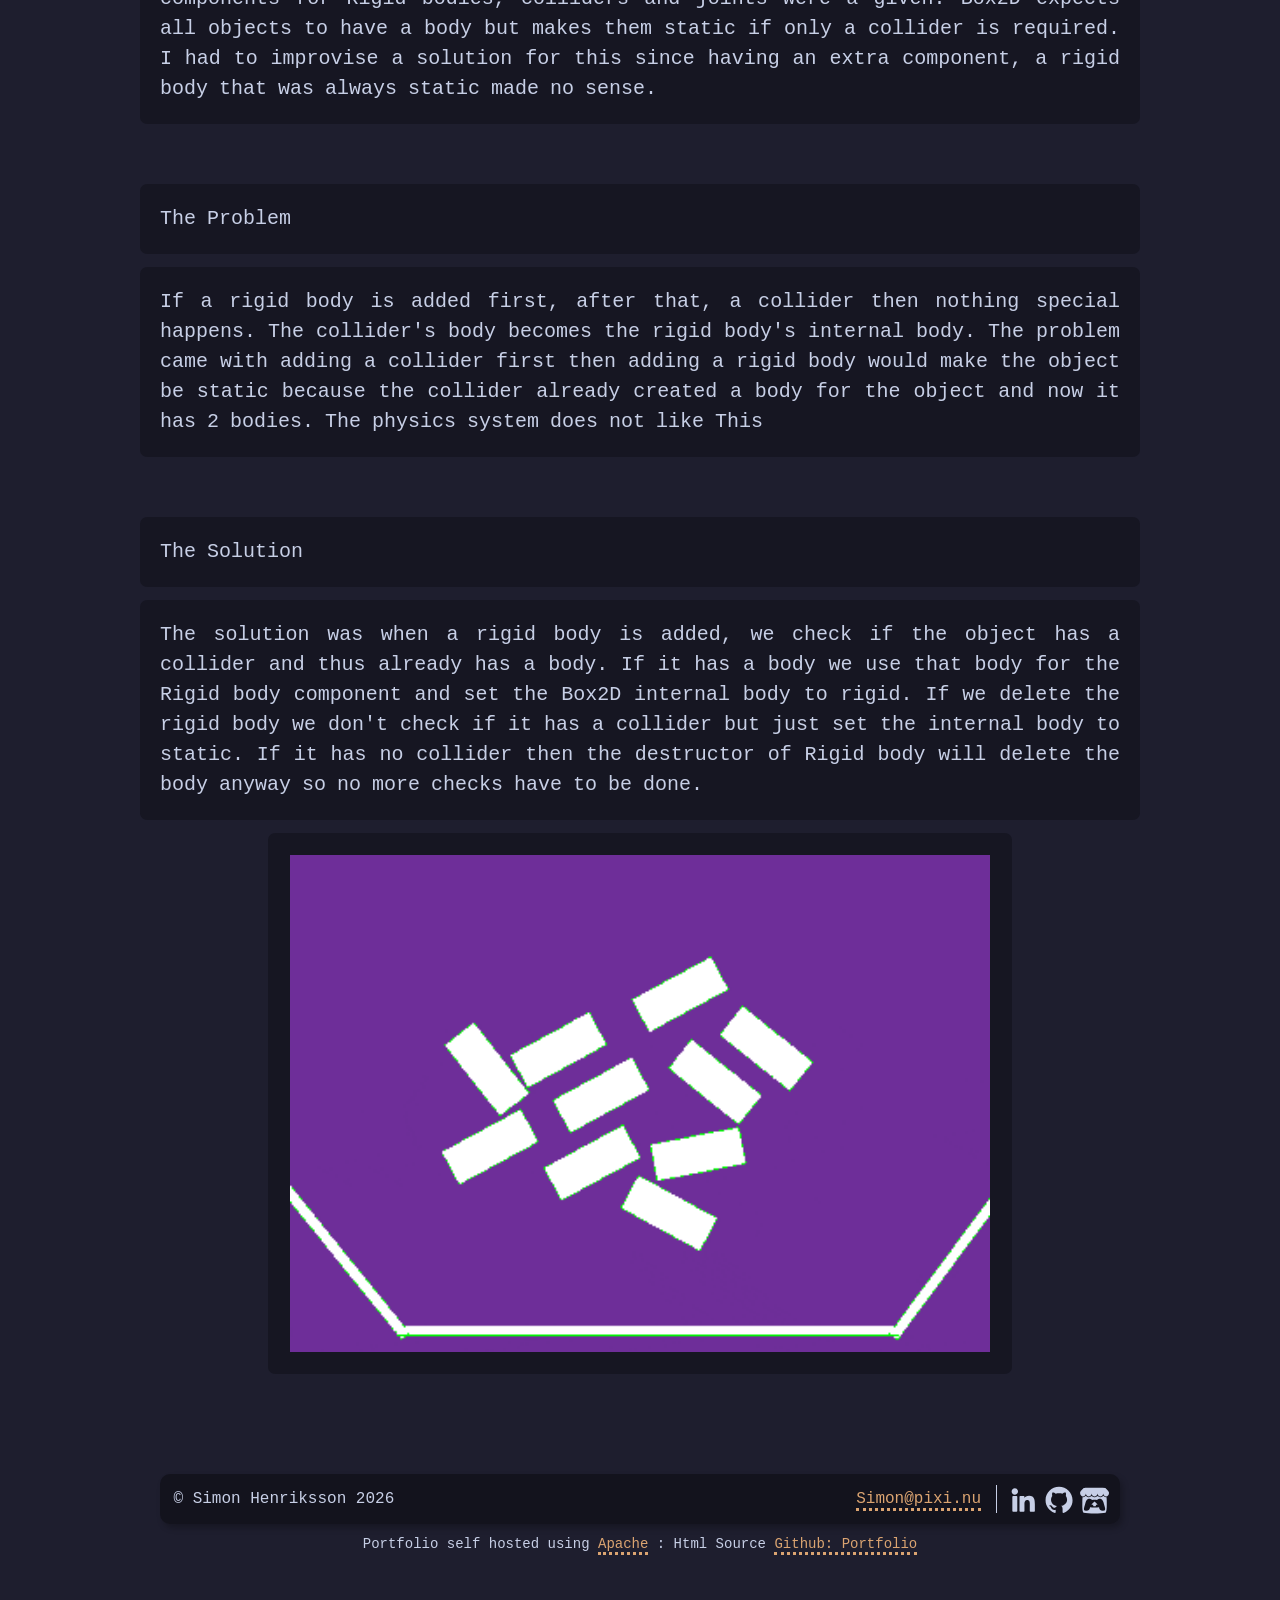
<file: Projects/EclipsedEngine.html>
<!DOCTYPE html>
<html lang="en">


<head>
    <link rel="stylesheet" href="/Content/BaseStyles.css">
    <link rel="stylesheet" href="/Content/ProjectPage.css">
    <meta charset="utf-8">
</head>


<body hidden>
    <div class="text-thumbnail-container">
        <div class="title-text-holder">
            <div class="title-text">
                Eclipsed Engine
            </div>
        </div>
        <img class="thumbnail" />
    </div>


    <div class="page-middle-offseter">
        <div class="project-text">
            Eclipsed Engine is the most recent and biggest project that me and another developer has begun.
            This is going to be a fully fledged out game engine with an editor that currently only 2D but will expand into 3D and more rendering api's like DirectX11 later on.
            Eclipsed Engine is being used to make a game within our studio we code named, Project Nova.
        </div>


       
        <div class="project-text content-image-holder title-holder">
            <h1 class="sub-title">
                Editor
            </h1>
        </div>


        <div class="project-text">
            Like mentioned before the engine has an editor that is quite Developed and looks much like how the final version will look.
        </div>


        <div class="project-text content-image-holder">
            <img src="/Assets/Images/Projects/Content/EclipsedEngine/EclipsedengineEditor.jpg" class="content-image"/>
        </div>

        <div class="project-text content-image-holder title-holder">
            <h1 class="sub-title">
                Editor GameObject Childing
            </h1>
        </div>

        <div class="project-text">
            When editing a level in an engine it needs to have a nice process and no hassel.
            The engine already had childing with transforms from previously and using matricies to multiply in one objects space into the parents space.

            <br><br>
            Making it child is easy, the problem comes with the unpredictable parents transform and places the child very differnt from where it was before.
        </div>

        <div class="project-text content-image-holder">
            <img src="/Assets/Images/Projects/Content/EclipsedEngine/ChildingWeird.gif" class="content-image"/>
        </div>

        <div class="project-text">
            When childed the object will move and apply all of its parents transforms, it's correct in terms of the computer doing what its told.
            But its not what we want for a good feeling editor.

        </div>

        <div class="project-text">
            To make it work I had to use more matrix calculations to multiply everything backwards in a way.
            We multiply the inverse of the parents transform with the transform of the child.
            <br>
            This means we go out of the parents local space while still in world space to make it inversed.
            When it then becomes a child of parent it still has an inversed transform and will then apply the childs old transform and thus will reset all the childs transform.
            This means it kept everything the same visualy in the editor but internaly its moved, rotated and scaled to match what it was before.
            
            <br><br>
            I hope this made somewhat sense if you are reading and would like me to explain more in detail/better send me an email at <a class="a-href-style" href="mailto:simon@pixi.nu">simon@pixi.nu</a>
        </div>

        <div class="project-text content-image-holder title-holder">
            <h1 class="sub-title">
                OpenGL graphics API
            </h1>
        </div>


        <div class="project-text">
            For the first graphics API to implement we chose OpenGL because it's the latest graphics api I worked with so it's simple enough to implement.
           
            <br><br>
            I could write about how OpenGL was implemented but it's been done so many times already and feels very unnecessary to write about again.
            I will instead write about some problems that arose with using OpenGL which is less documented but solved big problems with OpenGL.


            <br><br>
            If you are interested and want to work with Graphics programming, I strongly recommend OpenGL and
            <a href="https://learnopengl.com/Getting-started/Hello-Triangle" class="a-href-style">LearnOpenGL Hello Triangle</a> as a starting place.
        </div>


        <div class="project-text" style="margin-top: 60px;">
            OpenGL rendering problem
        </div>


        <div class="project-text">
            The normal way to transfer data from code to shader is to use
            <a class="a-href-style" href="https://registry.khronos.org/OpenGL-Refpages/es3/html/glGetAttribLocation.xhtml">glGetAttribLocation</a>
            to get the index for the variable name in shaders.
            When rendering thousands of sprites the engine lagged like crazy and had no idea why.
            <br>
            I decided to check the performance using
            <a class="a-href-style" href="https://developer.nvidia.com/nsight-systems">Nvidea Nsight</a>
            a GPU performance profiler to check what is taking so long to do.
            <br><br>
            As you could guess at this point the culprit was glGetAttribLocation.
            It could take up to 0.1 millisecond per call, 3 calls for transform, 3 calls for canvas and more variables. It adds up fast.
        </div>


        <div class="project-text" style="margin-top: 60px;">
            The solution
        </div>


        <div class="project-text">
            I solved the problem by using Uniform Buffer Objects, UBO for short. You can read more about it here
            (<a class="a-href-style" href="https://wikis.khronos.org/opengl/Uniform_Buffer_Object">Uniform Buffer Objects</a>).
            Instead of checking where the variable is in the shader you define a direct index for where the buffer object is.
        </div>


        <div class="project-text content-image-holder" style="width: 70%;">
            <img src="/Assets/Images/Projects/Content/EclipsedEngine/BufferIndex.png" class="content-image"/>
        </div>


        <div class="project-text">
            By making this structure in GLSL and in code setting all variables and binding the buffer object before rendering the performance improved 10 fold.
        </div>


        <div class="project-text" style="margin-top: 60px;">
            Abstract/Polymorphic Graphics Pipeline
        </div>


        <div class="project-text">
            Eclipsed Engine is going to have support for multiple graphics API like OpenGL, Vulkan and DirectX11.
            All of these are very different in how you render, set buffers and more.
            This is why we needed some abstraction of our rendering pipeline.
        </div>




        <div class="project-text">
            The chosen method was abstraction for its easy to understand and readable structure.
            We have a base graphics class that has very basic functions like render sprite, set buffer or compile shader.
           
            <br>
            The functions that differ for the api you are writing are overridden any way that is required for it.
        </div>


        <div class="project-text" style="margin-top: 40px;">
            Other thoughts
        </div>


        <div class="project-text">
            The abstraction of the graphics api was not the first thought.
            The first thought was instead doing defines for all graphics functions like rendering sprites or setting buffers.
            <br><br>
            The main problem with this were that the graphics APIs will require many functions and will require variables which in defines would have to be global variables,
            These are generally not preferred.
            This means we need some wrappers for the underlying graphics API anyway.
            At that point we are still just back to abstraction anyway so better just to skip the defines completely and go all in for polymorphism.
        </div>


       


        <div class="project-text content-image-holder title-holder">
            <h1 class="sub-title">
                Networking & Replication
            </h1>
        </div>


        <div class="project-text">
            Project Nova will be a 2 player game that can be played over the network.
            This is why networking is why we need networking in our engine.
           
            <br><br>
            Our game engine will be cross platform so it works on other operating systems than only Windows.
            That is why we chose Asio Boost as our network library,
            It works cross platform and is open source which is good since Eclipsed Engine is planned to be full open source as well.
           
            <br><br>
            With steam being our chosen platform we want to use their services as much as possible.
            This is why when the game is played through steam it will use the steam networking instead of boost for their improved performance and security.
        </div>


        <div class="project-text" style="margin-top: 60px;">
            Replicated Variables
        </div>


        <div class="project-text">
            In most engines they have some way to make a variable replicated so it's synced across all clients and servers in a multiplayer game.
            I wanted a way to create a replicated variable similar to how one does it in Unreal Engine.
            <a class="a-href-style" href="https://cedric-neukirchen.net/docs/multiplayer-compendium/replication/">Unreal Engine Replication</a>
        </div>
        <div class="project-text">
            I started by making a replicated variable class which I then created using a define to make it easier for the developer to make a replicated variable.
            The replicated variable is very small, it stores a pointer to the variable value, how big that variable is and a function (ReplicateThis).
        </div>
       
        <div class="project-text content-image-holder" style="width: 80%;">
            <img src="/Assets/Images/Projects/Content/EclipsedEngine/ReplicatedTransform.png" class="content-image"/>
        </div>


        <div class="project-text">
            We store all replicated variables in a map with variableID as the key and if they are automatically replicated variables then every X milliseconds it will run ReplicateThis on the variable.
            ReplicateThis takes the value pointer and copies the size of that value into a message buffer, adding variableID and messageID to track it.
        </div>
        <div class="project-text">
            The server receives the variable message and reroutes it to all clients connected, 1 for our game.
            The client receives the message with variableID, finds it in the map,
            copies from the message data with the stored variable size into the mapped variable.
           
            <br><br>
            When the variable is received and set it also calls OnReplicated_(VariableName).
            This function gets defined when creating a replicated variable and is implemented by the developer in the component.
        </div>


        <div class="project-text content-image-holder">
            <img src="/Assets/Images/Projects/Content/EclipsedEngine/NetworkMoving.gif" class="content-image"/>
        </div>




        <div class="project-text content-image-holder title-holder">
            <h1 class="sub-title">
                Object Copy/Paste
            </h1>
        </div>


        <div class="project-text">
            Copy and paste is very important for a flowy level design pipeline.
            <br><br>
            Saving what object to copy then pasting by getting all components and creating a copy of those is not a good solution.
            <br>
            What if it disappears or the engine crashes then the copy is broken.


            <br><br>
            The way I did it was copy all info from the object and its components as bytes to the clipboard.
            To make it efficient as well the only parts needed to copy is what you can change or also what the scene saves.
        </div>


        <div class="project-text">
            We use parts of the scene saving to save the selected object and its reflected variables to a JSON text string.
            <br>
            With this JSON we can paste the data so we get a duplicate of the object we copied.
           
            <br>
            Side note if the variable is an asset, we only copy the GUID to make it smaller to copy.
            It could copy the whole texture but JSONs dont like bytes anyway so it does not make much sense anyway.
        </div>


        <div class="project-text content-image-holder" style="width: 50%;">
            <img src="/Assets/Images/Projects/Content/EclipsedEngine/CopiedObject.png" class="content-image"/>
        </div>


        <div class="project-text content-image-holder title-holder">
            <h1 class="sub-title">
                Engine Physics
            </h1>
        </div>


        <div class="project-text">
            The game we are making does not require a physics system but the games in the future will.
            We had other ideas that were physics based but they were scrapped.
            The chosen physics system was Box2D since it's both open source and has amazing documentation.
            A contender was Jolt physics but Box2D seemed to be more used.
        </div>


        <div class="project-text">
            The physics system had to work well with our Entity Component System so making components for Rigid bodies, colliders and joints were a given.
            Box2D expects all objects to have a body but makes them static if only a collider is required.
            I had to improvise a solution for this since having an extra component, a rigid body that was always static made no sense.
        </div>


        <div class="project-text" style="margin-top: 60px;">
            The Problem
        </div>


        <div class="project-text">
            If a rigid body is added first, after that, a collider then nothing special happens.
            The collider's body becomes the rigid body's internal body.
            The problem came with adding a collider first then adding a rigid body would make the object be static because the collider already created a body for the object and now it has 2 bodies.
            The physics system does not like This
        </div>


        <div class="project-text" style="margin-top: 60px;">
            The Solution
        </div>


        <div class="project-text">
            The solution was when a rigid body is added, we check if the object has a collider and thus already has a body.
            If it has a body we use that body for the Rigid body component and set the Box2D internal body to rigid.
            If we delete the rigid body we don't check if it has a collider but just set the internal body to static.
            If it has no collider then the destructor of Rigid body will delete the body anyway so no more checks have to be done.
        </div>


        <div class="project-text content-image-holder" style="width: 70%;">
            <img src="/Assets/Images/Projects/Content/EclipsedEngine/PhysicsMoving.gif" class="content-image"/>
        </div>


    </div>


</body>


</html>




<script src="/Content/ScreenManager.js" defer></script>
<script src="/Content/Projects.js"></script>
<script src="/Content/TopBar.js" defer></script>
<script src="/Content/BottomBar.js" defer></script>
</file>
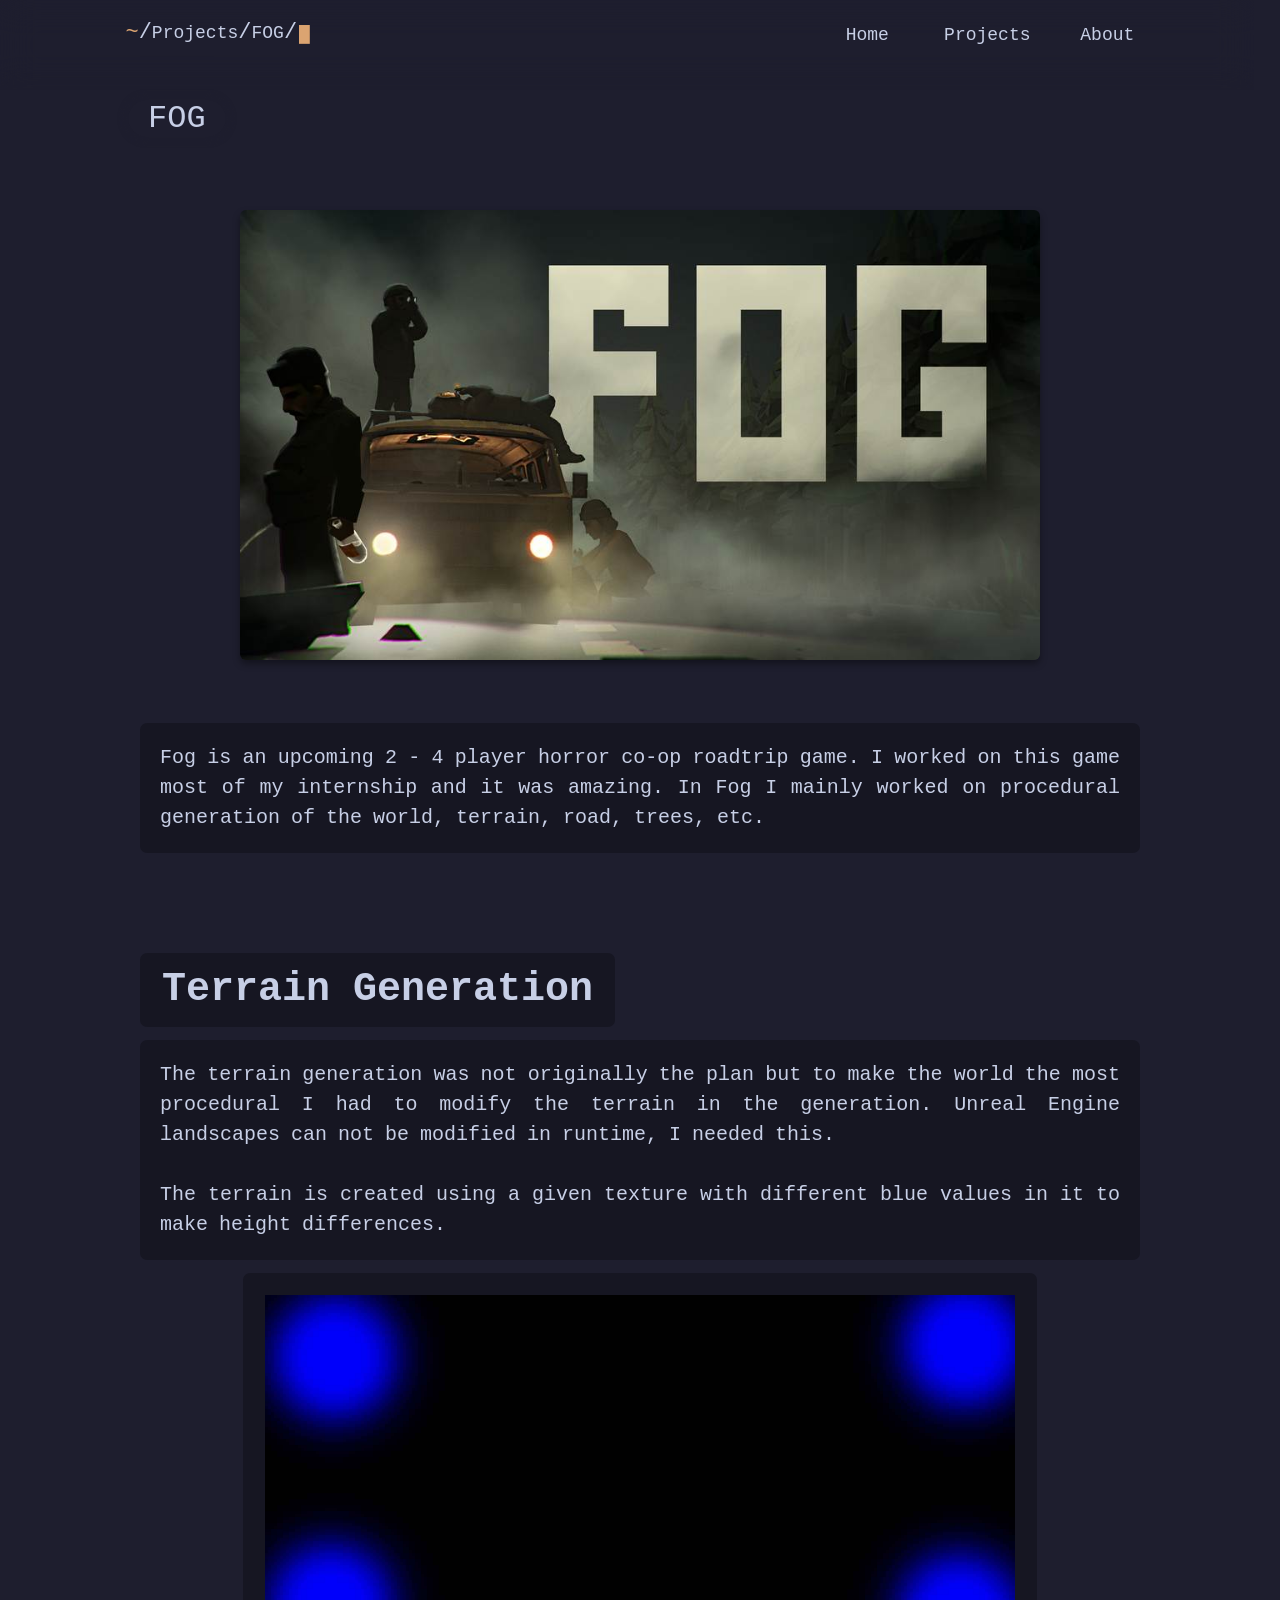
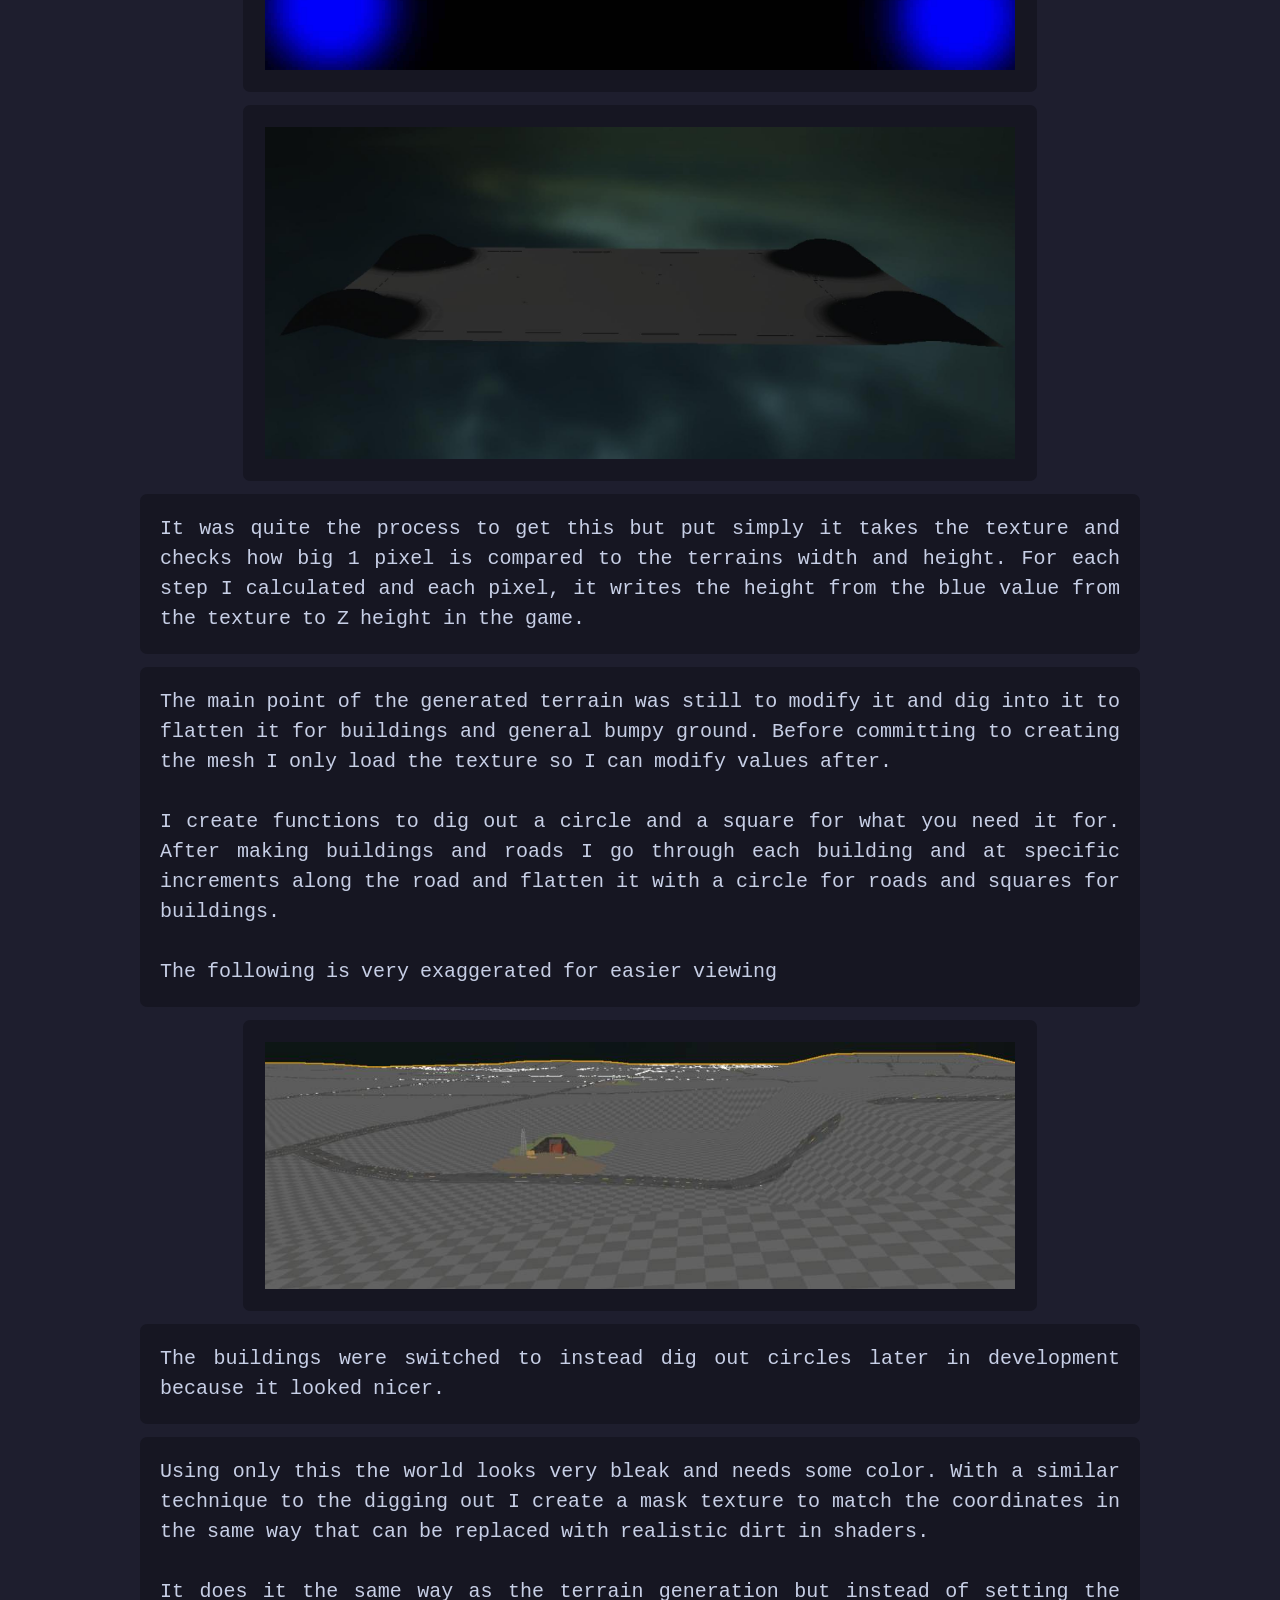
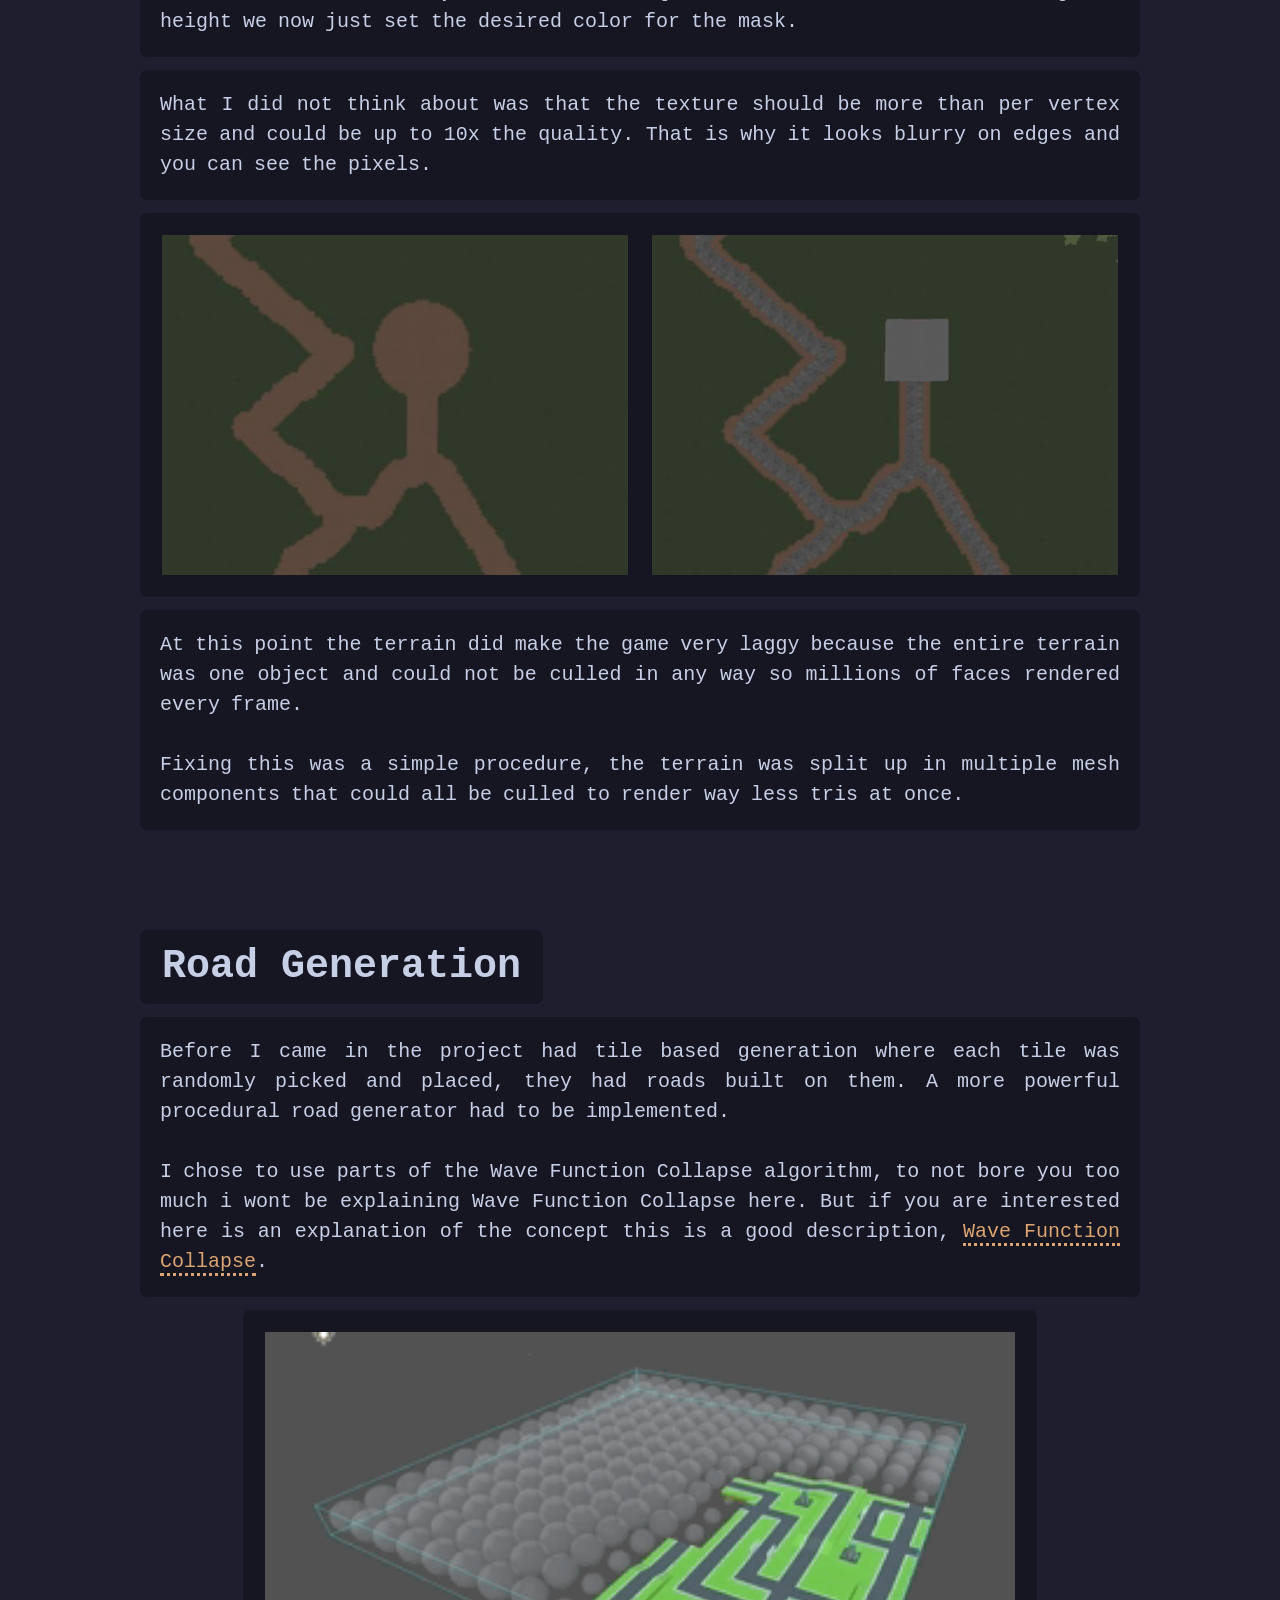
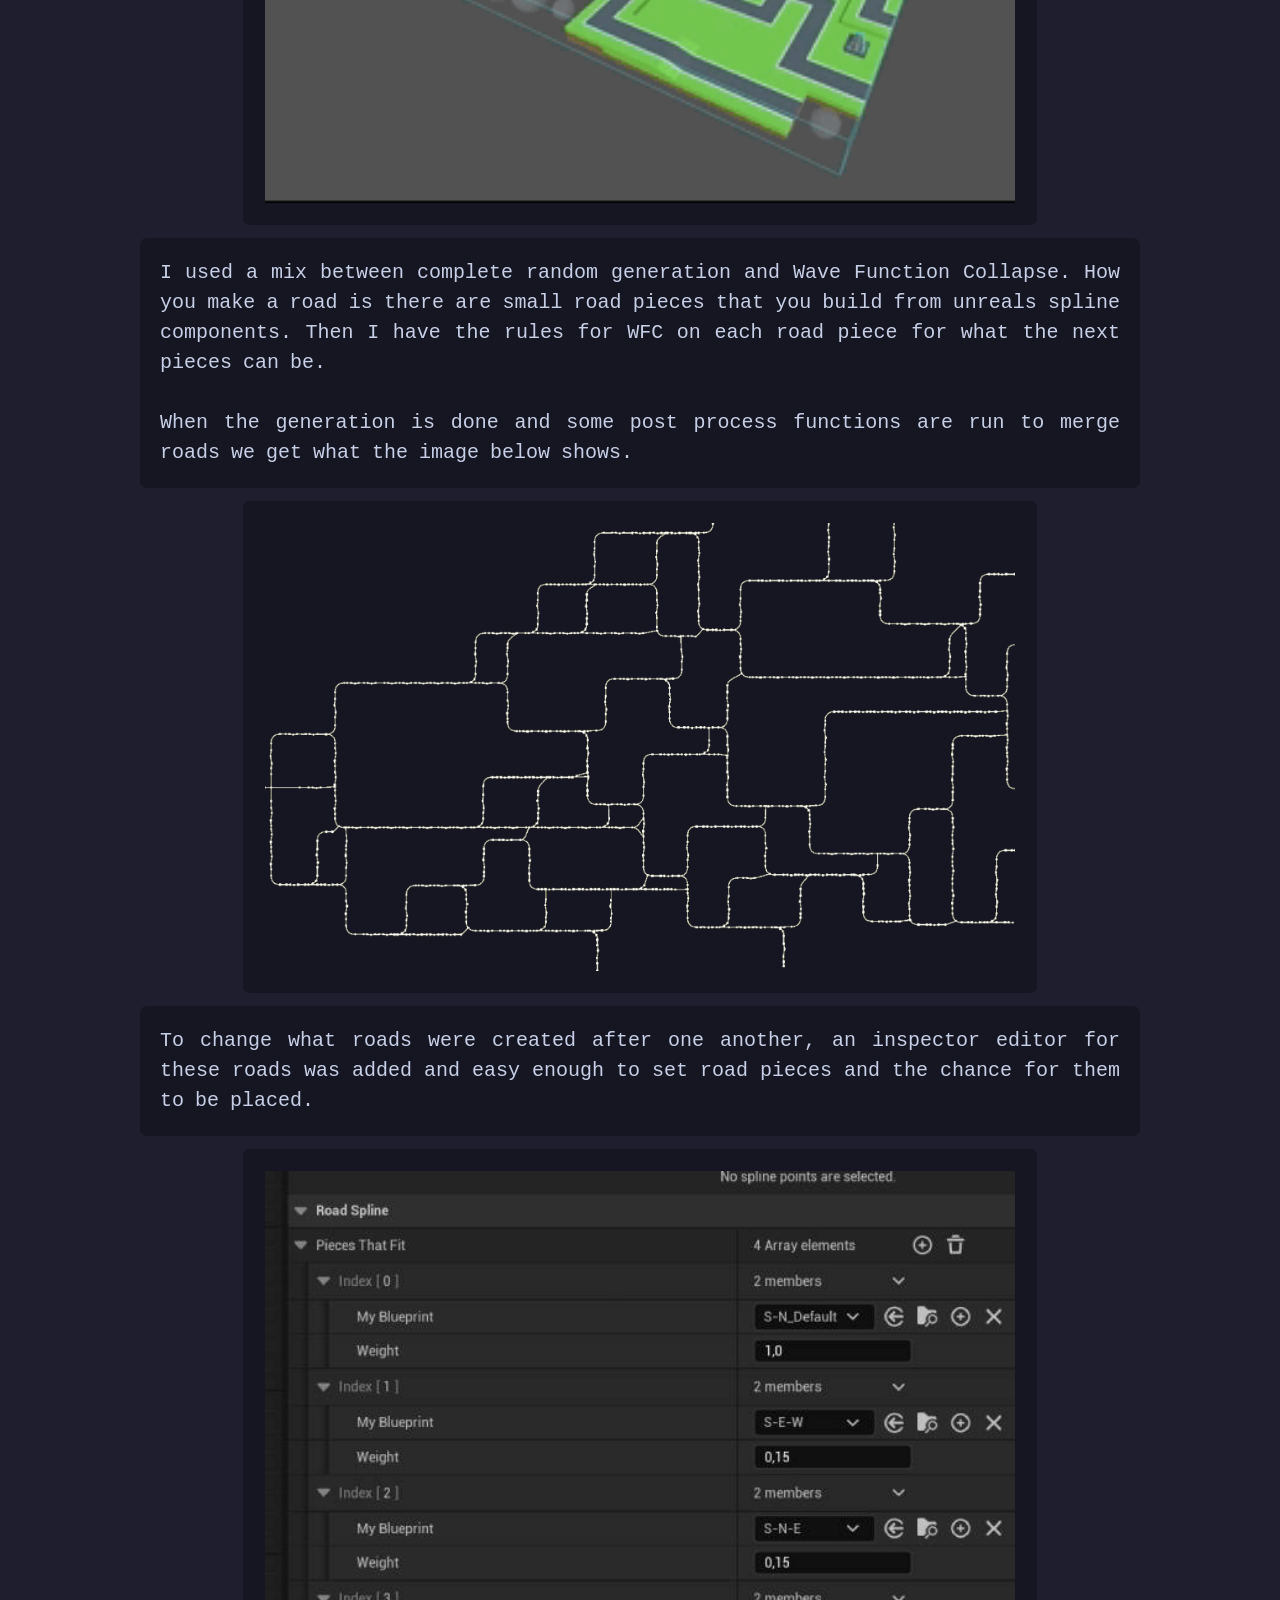
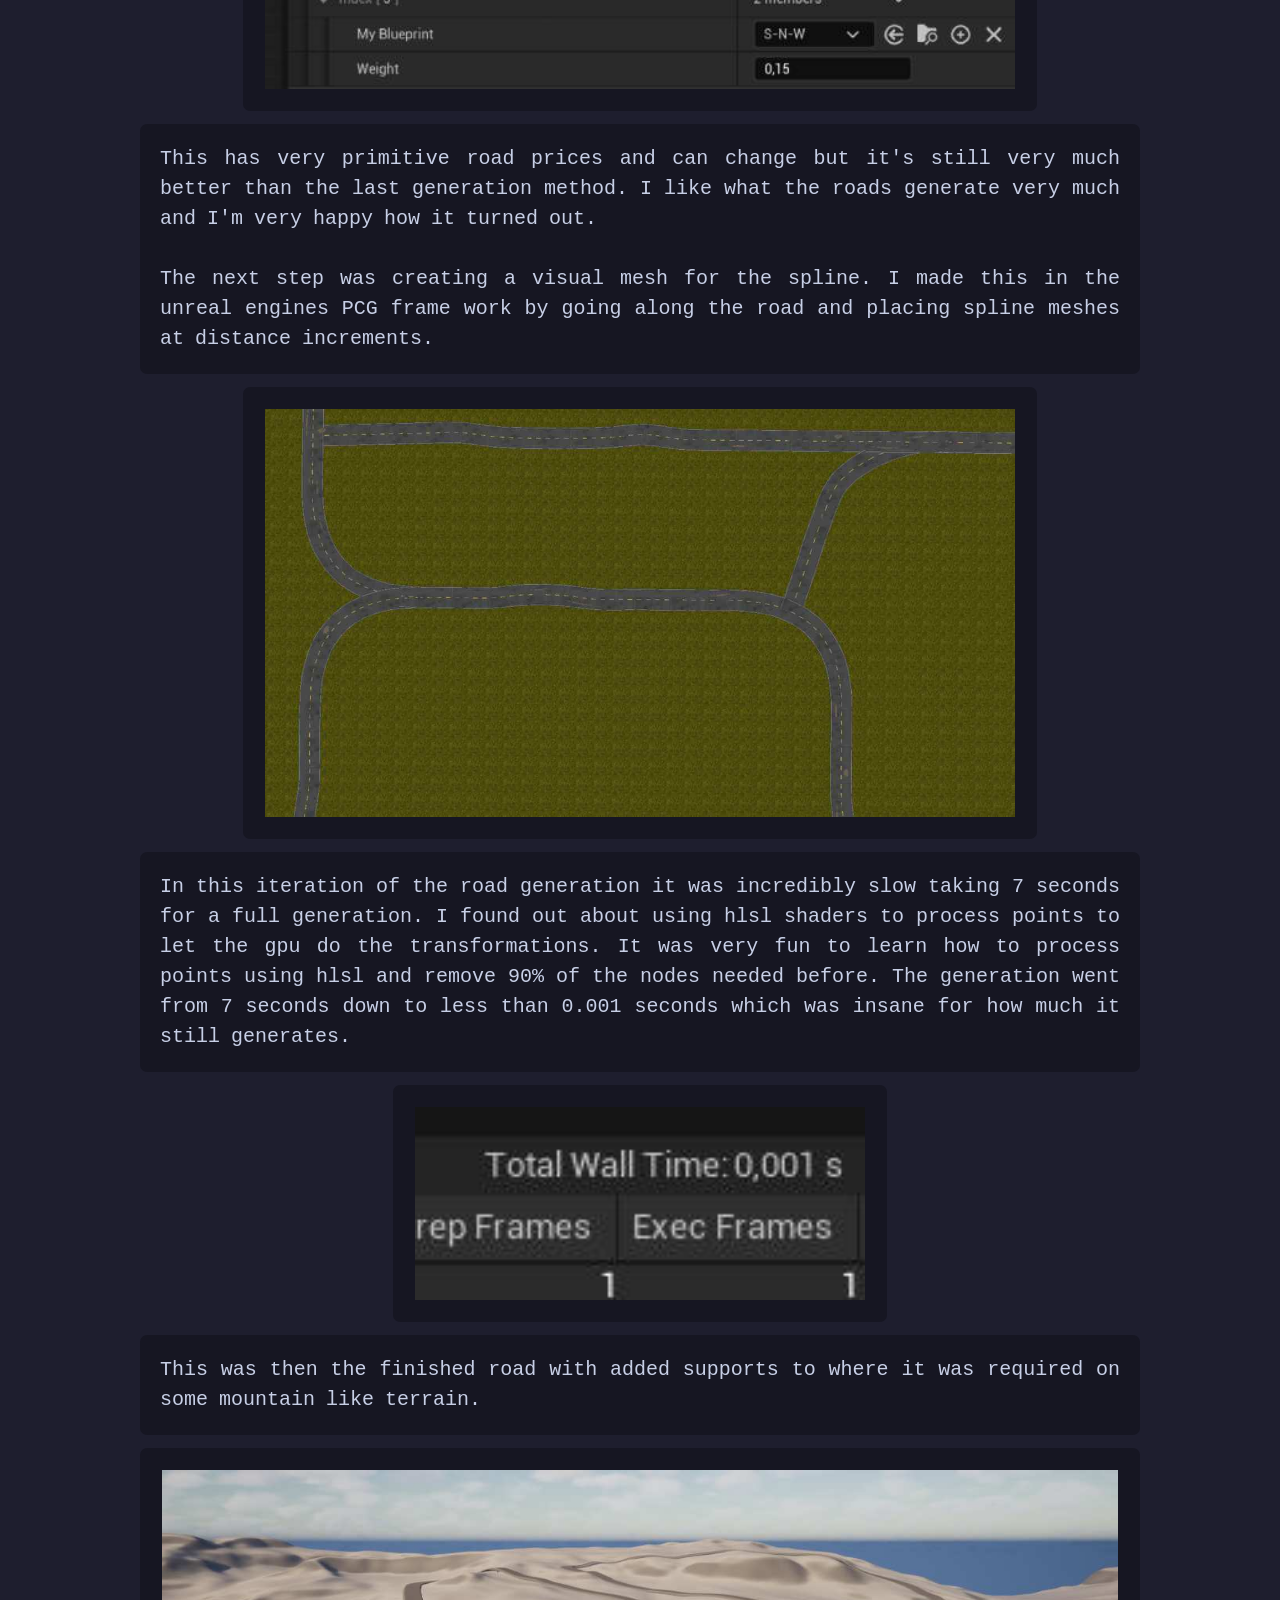
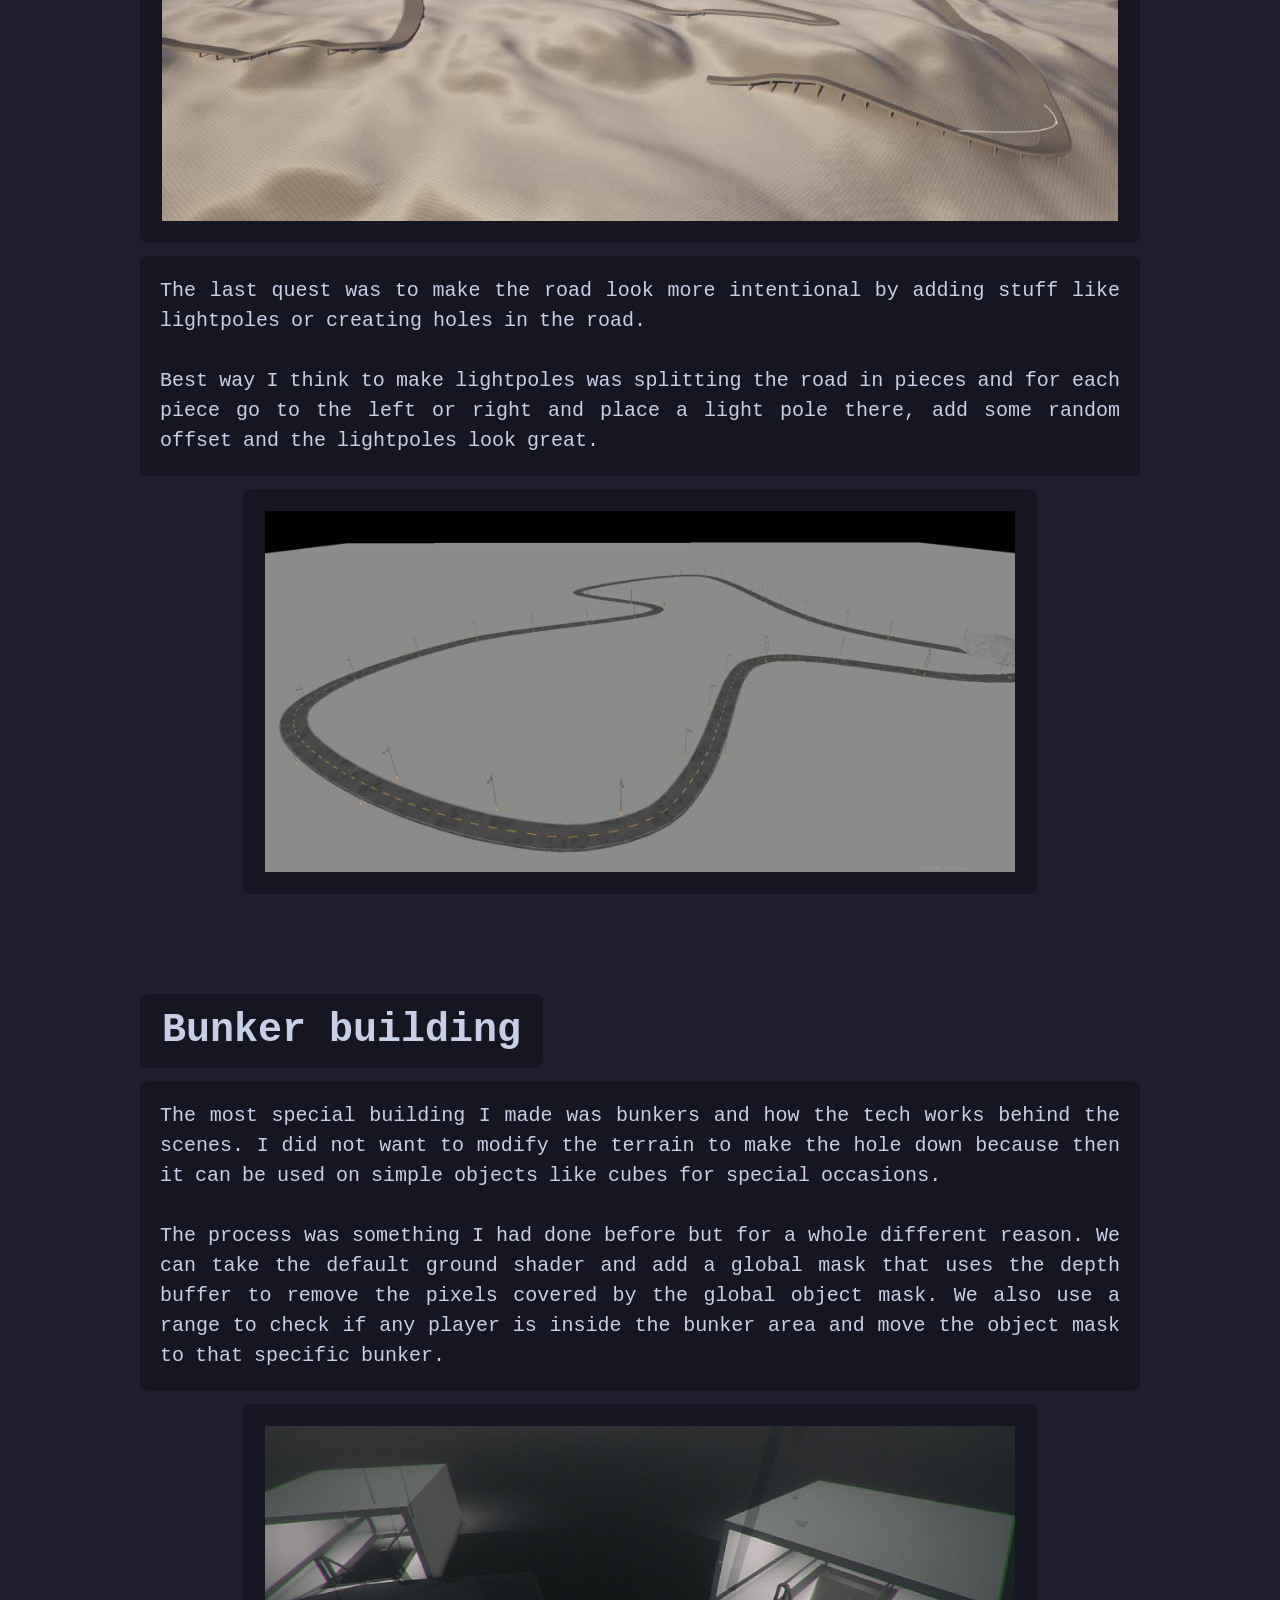
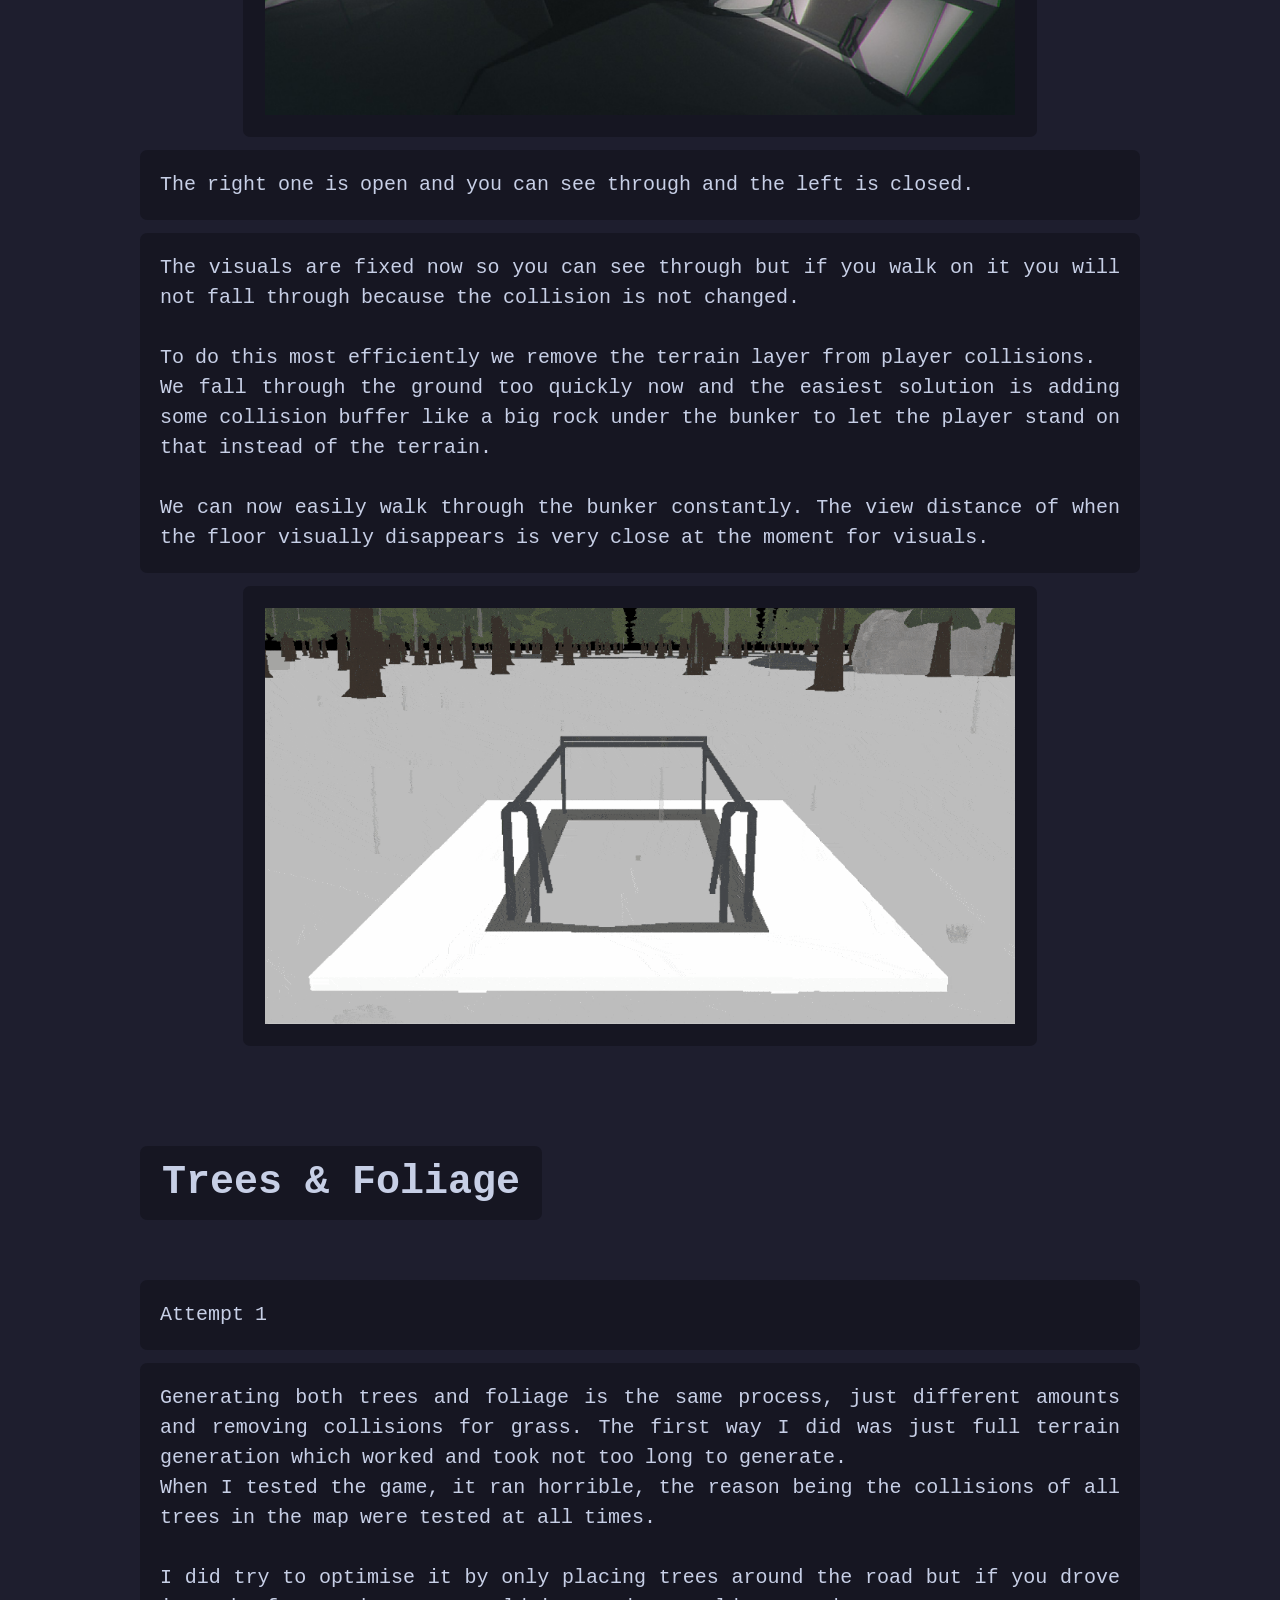
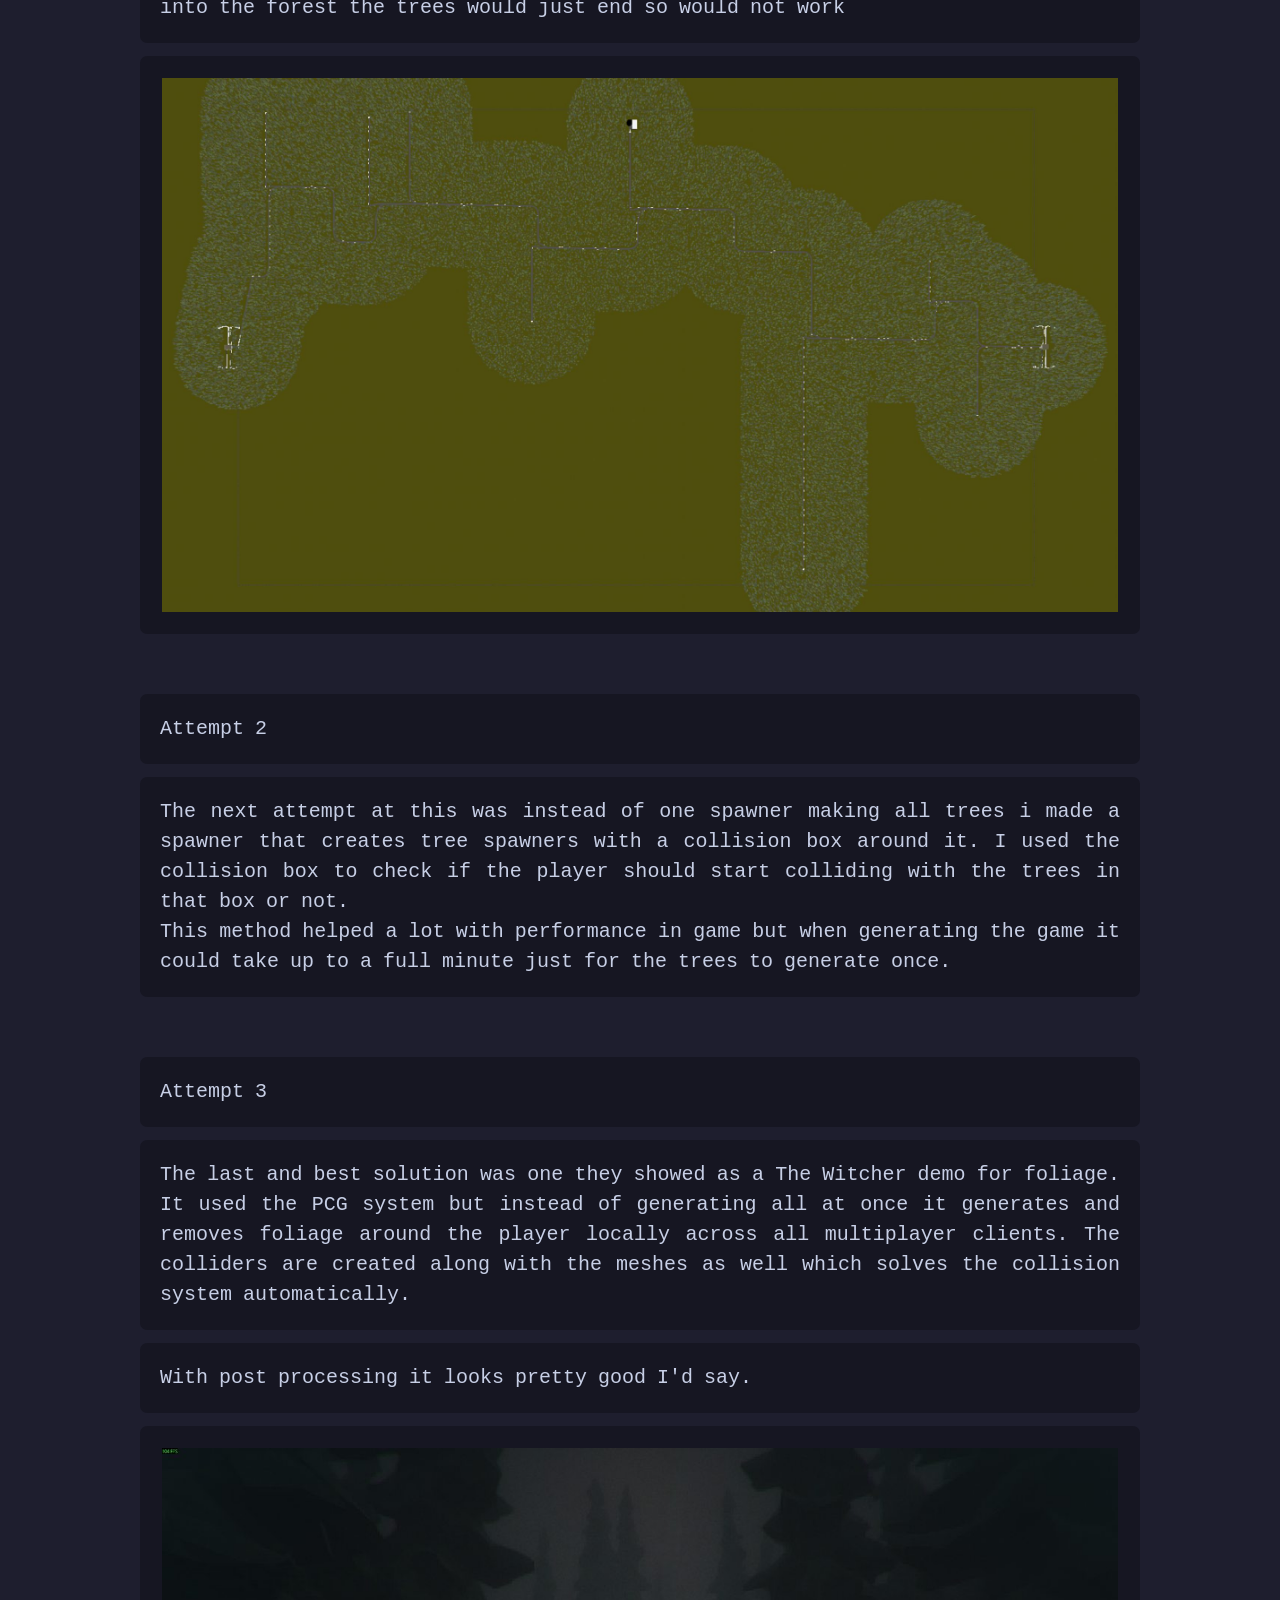
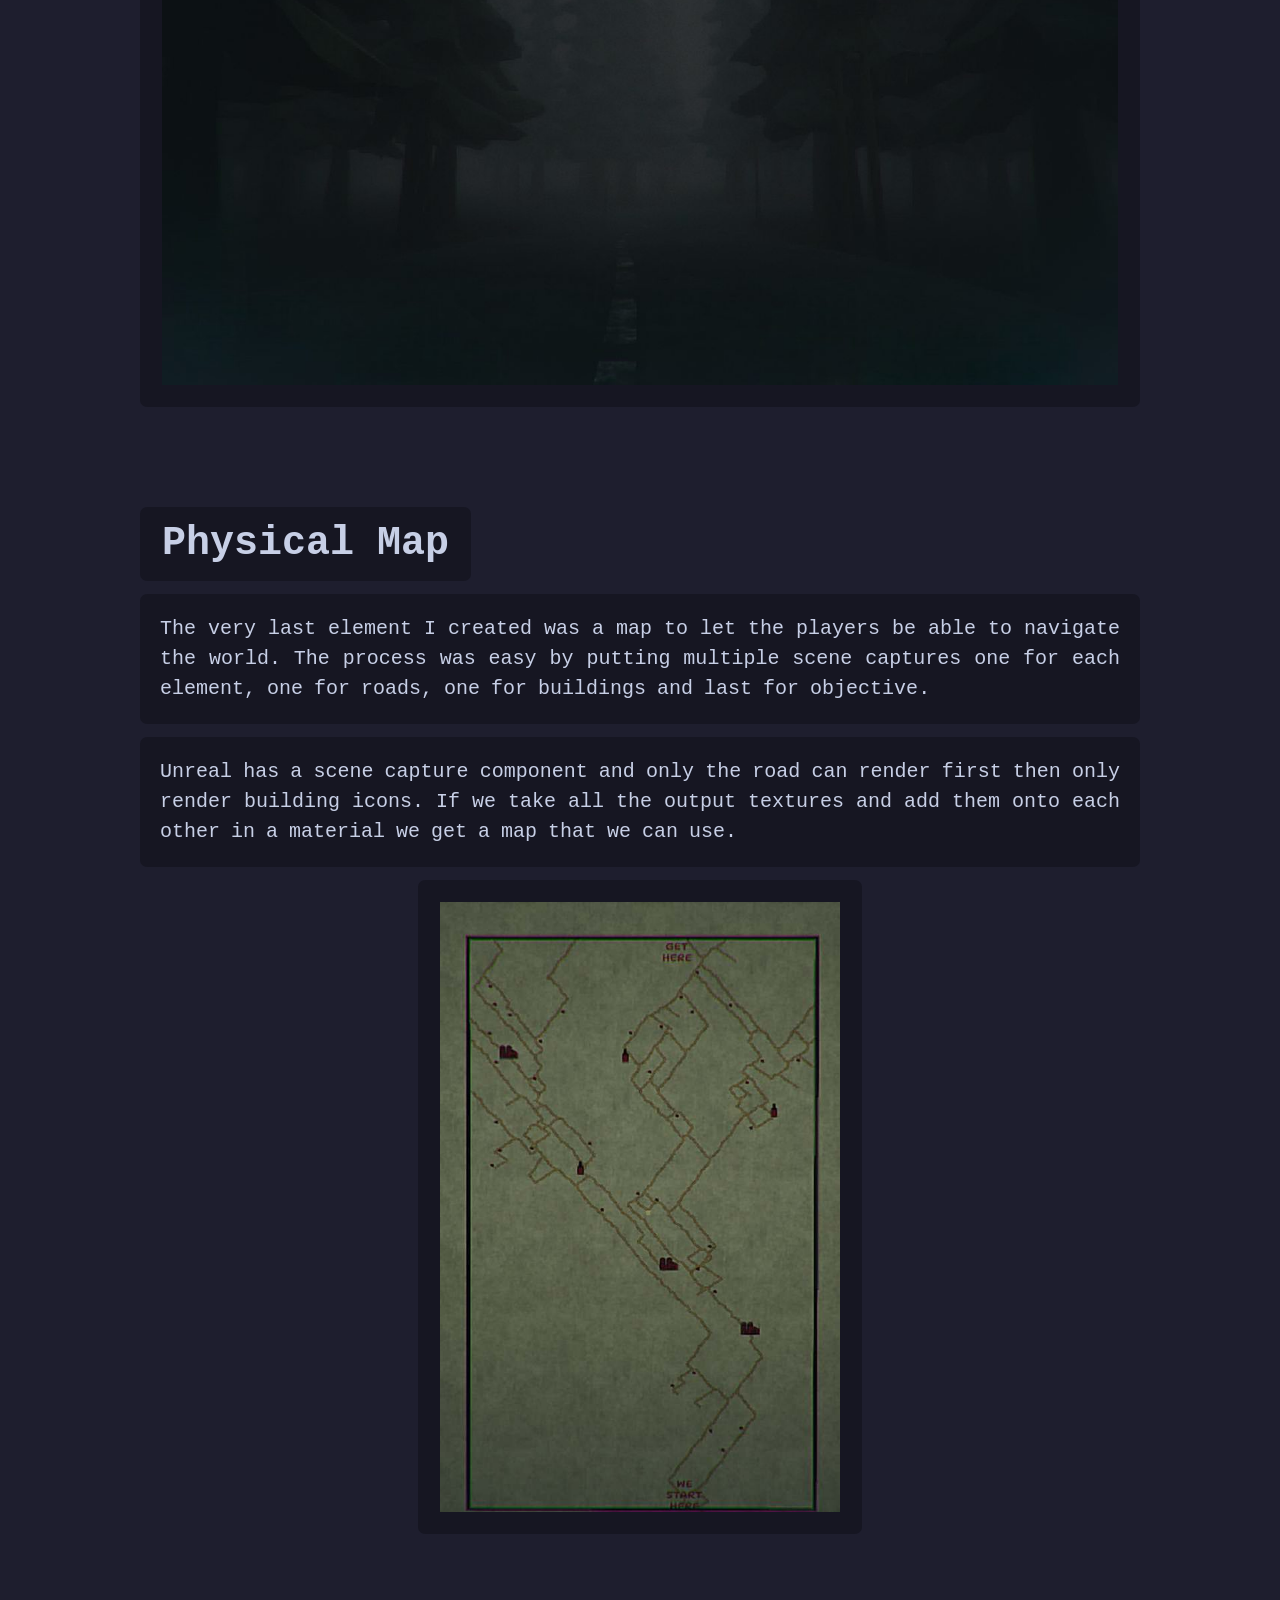
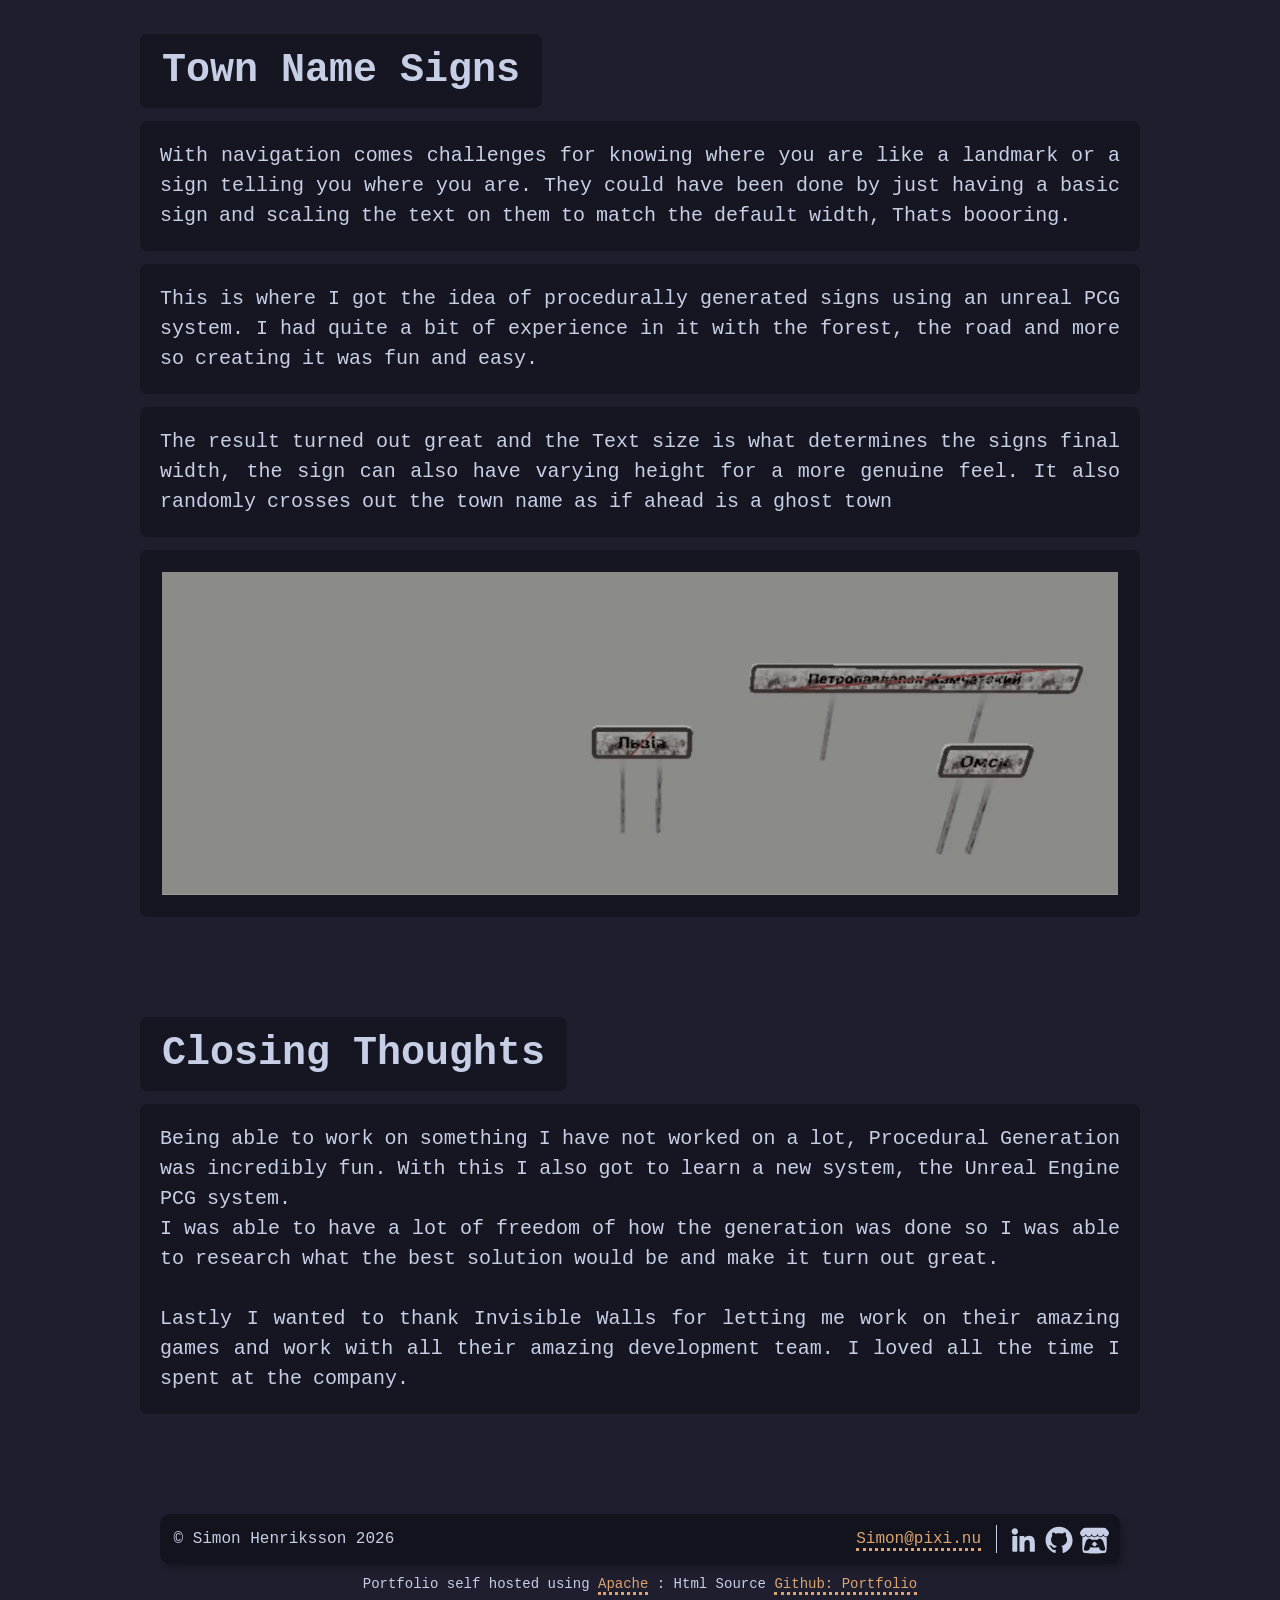
<file: Projects/FOG.html>
<!DOCTYPE html>
<html lang="en">


<head>
    <link rel="stylesheet" href="/Content/BaseStyles.css">
    <link rel="stylesheet" href="/Content/ProjectPage.css">
    <meta charset="utf-8">
</head>


<body hidden>
    <div class="text-thumbnail-container">
        <div class="title-text-holder">
            <div class="title-text">
                FOG
            </div>
        </div>
        <img class="thumbnail"/>
    </div>


    <div class="page-middle-offseter">
        <div class="project-text">
            Fog is an upcoming 2 - 4 player horror co-op roadtrip game.
            I worked on this game most of my internship and it was amazing.
            In Fog I mainly worked on procedural generation of the world, terrain, road, trees, etc.
        </div>


        <div class="project-text content-image-holder title-holder">
            <h1 class="sub-title">
                Terrain Generation
            </h1>
        </div>


        <div class="project-text">
            The terrain generation was not originally the plan but to make the world the most procedural I had to modify the terrain in the generation.
            Unreal Engine landscapes can not be modified in runtime, I needed this.
            <br><br>
            The terrain is created using a given texture with different blue values in it to make height differences.
        </div>


        <div class="project-text content-image-holder" style="width: 75%;">
            <img src="/Assets/Images/Projects/Content/FOG/Terrain/TerrainTexture.jpg" class="content-image"/>
        </div>
        <div class="project-text content-image-holder" style="width: 75%;">
            <img src="/Assets/Images/Projects/Content/FOG/Terrain/TerrainTextureResult.jpg" class="content-image"/>
        </div>


        <div class="project-text">
            It was quite the process to get this but put simply it takes the texture and checks how big 1 pixel is compared to the terrains width and height.
            For each step I calculated and each pixel, it writes the height from the blue value from the texture to Z height in the game.
        </div>


        <div class="project-text">
            The main point of the generated terrain was still to modify it and dig into it to flatten it for buildings and general bumpy ground.
            Before committing to creating the mesh I only load the texture so I can modify values after.
            <br><br>
            I create functions to dig out a circle and a square for what you need it for.
            After making buildings and roads I go through each building and at specific increments along the road and flatten it with a circle for roads and squares for buildings.
            <br><br>
            The following is very exaggerated for easier viewing
        </div>


        <div class="project-text content-image-holder" style="width: 75%;">
            <img src="/Assets/Images/Projects/Content/FOG/Terrain/DugOutTerrain.jpg" class="content-image"/>
        </div>


        <div class="project-text">
            The buildings were switched to instead dig out circles later in development because it looked nicer.
        </div>


        <div class="project-text">
            Using only this the world looks very bleak and needs some color.
            With a similar technique to the digging out I create a mask texture to match the coordinates in the same way that can be replaced with realistic dirt in shaders.
            <br><br>
            It does it the same way as the terrain generation but instead of setting the height we now just set the desired color for the mask.
        </div>


        <div class="project-text">
            What I did not think about was that the texture should be more than per vertex size and could be up to 10x the quality.
            That is why it looks blurry on edges and you can see the pixels.
        </div>


        <div style="display: flex;">
            <div class="project-text content-image-holder" style="width: 100%;">
                <img src="/Assets/Images/Projects/Content/FOG/Terrain/OnlyColor.jpg" class="content-image" style="width: 48.75%; margin-right: 2.5%;"/>
                <img src="/Assets/Images/Projects/Content/FOG/Terrain/WithRoad.jpg" class="content-image" style="width: 48.75%;"/>
            </div>
        </div>


        <div class="project-text">
            At this point the terrain did make the game very laggy because the entire terrain was one object and could not be culled in any way so millions of faces rendered every frame.
            <br><br>
            Fixing this was a simple procedure, the terrain was split up in multiple mesh components that could all be culled to render way less tris at once.
        </div>


        <div class="project-text content-image-holder title-holder">
            <h1 class="sub-title">
                Road Generation
            </h1>
        </div>


        <div class="project-text">
            Before I came in the project had tile based generation where each tile was randomly picked and placed, they had roads built on them.
            A more powerful procedural road generator had to be implemented.
            <br><br>
            I chose to use parts of the Wave Function Collapse algorithm, to not bore you too much i wont be explaining Wave Function Collapse here.
            But if you are interested here is an explanation of the concept this is a good description,
            <a href="https://robertheaton.com/2018/12/17/wavefunction-collapse-algorithm/" class="a-href-style">Wave Function Collapse</a>.
        </div>


        <div class="project-text content-image-holder" style="width: 75%;">
            <img src="/Assets/Images/Projects/Content/FOG/Road/WaveFunctionCollapse-credit-oddmax.gif" class="content-image"/>
        </div>


        <div class="project-text">
            I used a mix between complete random generation and Wave Function Collapse.
            How you make a road is there are small road pieces that you build from unreals spline components. Then I have the rules for WFC on each road piece for what the next pieces can be.
            <br><br>
            When the generation is done and some post process functions are run to merge roads we get what the image below shows.
        </div>


        <div class="project-text content-image-holder" style="width: 75%;">
            <img src="/Assets/Images/Projects/Content/FOG/Road/Splines.png" class="content-image"/>
        </div>


        <div class="project-text">
            To change what roads were created after one another, an inspector editor for these roads was added and easy enough to set road pieces and the chance for them to be placed.
        </div>


        <div class="project-text content-image-holder" style="width: 75%;">
            <img src="/Assets/Images/Projects/Content/FOG/Road/RoadEditor.jpg" class="content-image"/>
        </div>


        <div class="project-text">
            This has very primitive road prices and can change but it's still very much better than the last generation method. I like what the roads generate very much and I'm very happy how it turned out.
            <br><br>
            The next step was creating a visual mesh for the spline.
            I made this in the unreal engines PCG frame work by going along the road and placing spline meshes at distance increments.
        </div>


        <div class="project-text content-image-holder" style="width: 75%;">
            <img src="/Assets/Images/Projects/Content/FOG/Road/Road-Mesh.jpg" class="content-image"/>
        </div>


        <div class="project-text">
            In this iteration of the road generation it was incredibly slow taking 7 seconds for a full generation.
            I found out about using hlsl shaders to process points to let the gpu do the transformations.
            It was very fun to learn how to process points using hlsl and remove 90% of the nodes needed before.
            The generation went from 7 seconds down to less than 0.001 seconds which was insane for how much it still generates.
        </div>


        <div class="project-text content-image-holder" style="width: 45%;">
            <img src="/Assets/Images/Projects/Content/FOG/Road/total-wall-time.jpg" class="content-image"/>
        </div>


        <div class="project-text">
            This was then the finished road with added supports to where it was required on some mountain like terrain.
        </div>


        <div class="project-text content-image-holder">
            <img src="/Assets/Images/Projects/Content/FOG/Road/RoadGeneration.jpg" class="content-image"/>
        </div>


        <div class="project-text">
            The last quest was to make the road look more intentional by adding stuff like lightpoles or creating holes in the road.
            <br><br>
            Best way I think to make lightpoles was splitting the road in pieces and for each piece go to the left or right and place a light pole there,
            add some random offset and the lightpoles look great.
        </div>


        <div class="project-text content-image-holder" style="width: 75%;">
            <img src="/Assets/Images/Projects/Content/FOG/Road/Lightpoles.jpg" class="content-image"/>
        </div>


        <div class="project-text content-image-holder title-holder">
            <h1 class="sub-title">
                Bunker building
            </h1>
        </div>


        <div class="project-text">
            The most special building I made was bunkers and how the tech works behind the scenes.
            I did not want to modify the terrain to make the hole down because then it can be used on simple objects like cubes for special occasions.
            <br>
            <br>
            The process was something I had done before but for a whole different reason.
            We can take the default ground shader and add a global mask that uses the depth buffer to remove the pixels covered by the global object mask.
            We also use a range to check if any player is inside the bunker area and move the object mask to that specific bunker.
        </div>


        <div class="project-text content-image-holder" style="width: 75%;">
            <img src="/Assets/Images/Projects/Content/FOG/FogBunkers/BunkersOpen.jpg" class="content-image"/>
        </div>


        <div class="project-text">
            The right one is open and you can see through and the left is closed.
        </div>


        <div class="project-text">
            The visuals are fixed now so you can see through but if you walk on it you will not fall through because the collision is not changed.
           
            <br><br>
            To do this most efficiently we remove the terrain layer from player collisions.
            <br>
            We fall through the ground too quickly now and the easiest solution is adding some collision buffer like a big rock under the bunker to let the player stand on that instead of the terrain.
            <br><br>
            We can now easily walk through the bunker constantly. The view distance of when the floor visually disappears is very close at the moment for visuals.
        </div>


        <div class="project-text content-image-holder" style="width: 75%;">
            <img src="/Assets/Images/Projects/Content/FOG/FogBunkers/BunkerEntancesOpenUp.gif" class="content-image"/>
        </div>


        <div class="project-text content-image-holder title-holder">
            <h1 class="sub-title">
                Trees & Foliage
            </h1>
        </div>


        <div class="project-text" style="margin-top: 60px;">
            Attempt 1
        </div>
        <div class="project-text">
            Generating both trees and foliage is the same process, just different amounts and removing collisions for grass.
            The first way I did was just full terrain generation which worked and took not too long to generate.
            <br>
            When I tested the game, it ran horrible, the reason being the collisions of all trees in the map were tested at all times.
            <br><br>
            I did try to optimise it by only placing trees around the road but if you drove into the forest the trees would just end so would not work
        </div>


        <div class="project-text content-image-holder">
            <img src="/Assets/Images/Projects/Content/FOG/Map/TreesAttempt.jpg" class="content-image"/>
        </div>


        <div class="project-text" style="margin-top: 60px;">
            Attempt 2
        </div>
        <div class="project-text">
            The next attempt at this was instead of one spawner making all trees i made a spawner that creates tree spawners with a collision box around it.
            I used the collision box to check if the player should start colliding with the trees in that box or not.
            <br>
            This method helped a lot with performance in game but when generating the game it could take up to a full minute just for the trees to generate once.
        </div>


        <div class="project-text" style="margin-top: 60px;">
            Attempt 3
        </div>
        <div class="project-text">
            The last and best solution was one they showed as a The Witcher demo for foliage.
            It used the PCG system but instead of generating all at once it generates and removes foliage around the player locally across all multiplayer clients.
            The colliders are created along with the meshes as well which solves the collision system automatically.
        </div>


        <div class="project-text">
            With post processing it looks pretty good I'd say.
        </div>


        <div class="project-text content-image-holder">
            <img src="/Assets/Images/Projects/Content/FOG/ForestLookingGood.jpg" class="content-image"/>
        </div>


        <div class="project-text content-image-holder title-holder">
            <h1 class="sub-title">
                Physical Map
            </h1>
        </div>


        <div class="project-text">
            The very last element I created was a map to let the players be able to navigate the world.
            The process was easy by putting multiple scene captures one for each element, one for roads, one for buildings and last for objective.
        </div>


        <div class="project-text">
            Unreal has a scene capture component and only the road can render first then only render building icons.
            If we take all the output textures and add them onto each other in a material we get a map that we can use.
        </div>


        <div class="project-text content-image-holder" style="width: 40%;">
            <img src="/Assets/Images/Projects/Content/FOG/Map/Map.jpg" class="content-image"/>
        </div>


        <div class="project-text content-image-holder title-holder">
            <h1 class="sub-title">
                Town Name Signs
            </h1>
        </div>


        <div class="project-text">
            With navigation comes challenges for knowing where you are like a landmark or a sign telling you where you are.
            They could have been done by just having a basic sign and scaling the text on them to match the default width, Thats boooring.
        </div>


        <div class="project-text">
            This is where I got the idea of procedurally generated signs using an unreal PCG system.
            I had quite a bit of experience in it with the forest, the road and more so creating it was fun and easy.


        </div>


        <div class="project-text">
            The result turned out great and the Text size is what determines the signs final width, the sign can also have varying height for a more genuine feel.
            It also randomly crosses out the town name as if ahead is a ghost town
        </div>


        <div class="project-text content-image-holder">
            <img src="/Assets/Images/Projects/Content/FOG/Misc/SignGenerator.gif" class="content-image"/>
        </div>


         <div class="project-text content-image-holder title-holder">
            <h1 class="sub-title">
                Closing Thoughts
            </h1>
        </div>


        <div class="project-text">
            Being able to work on something I have not worked on a lot, Procedural Generation was incredibly fun.
            With this I also got to learn a new system, the Unreal Engine PCG system.


            <br>
            I was able to have a lot of freedom of how the generation was done so I was able to research what the best solution would be and make it turn out great.
           
            <br>
            <br>
            Lastly I wanted to thank Invisible Walls for letting me work on their amazing games and work with all their amazing development team.
            I loved all the time I spent at the company.
        </div>
    </div>
</body>


</html>




<script src="/Content/ScreenManager.js" defer></script>
<script src="/Content/Projects.js"></script>
<script src="/Content/TopBar.js" defer></script>
<script src="/Content/BottomBar.js" defer></script>
</file>
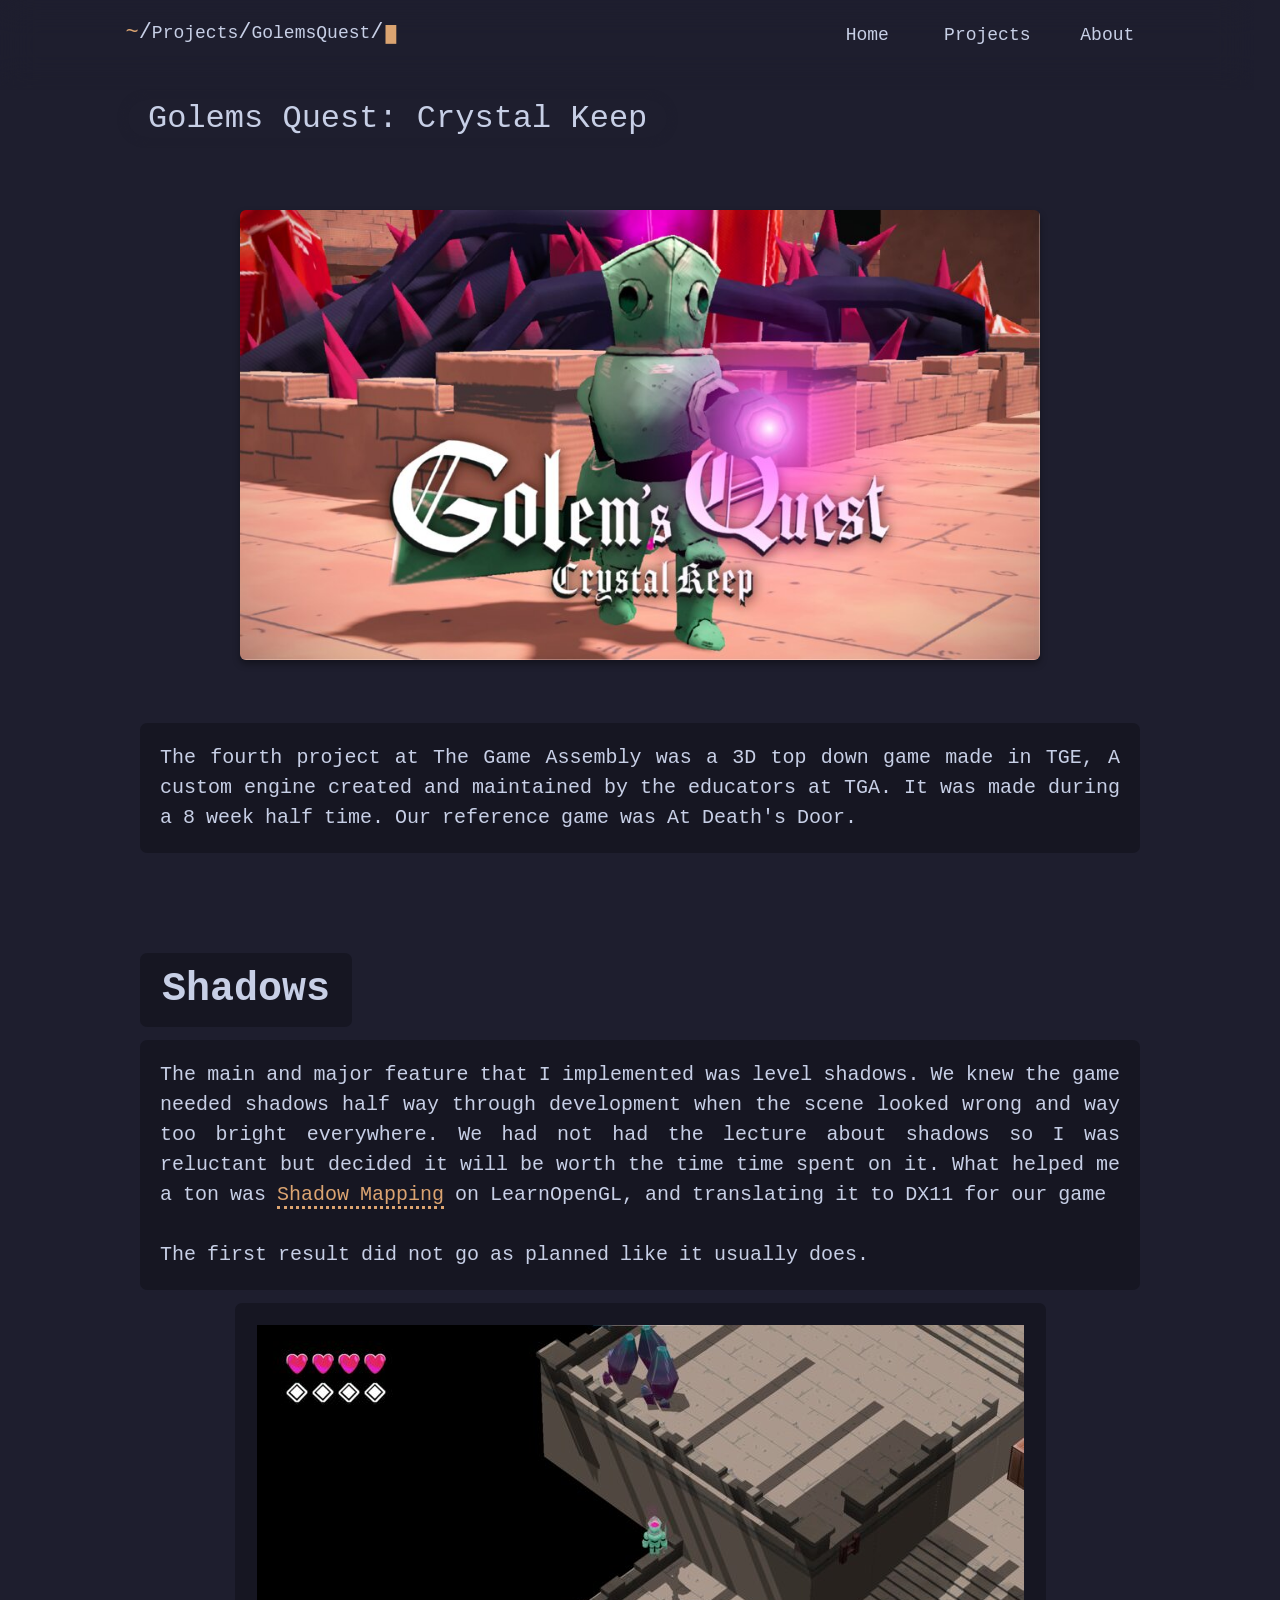
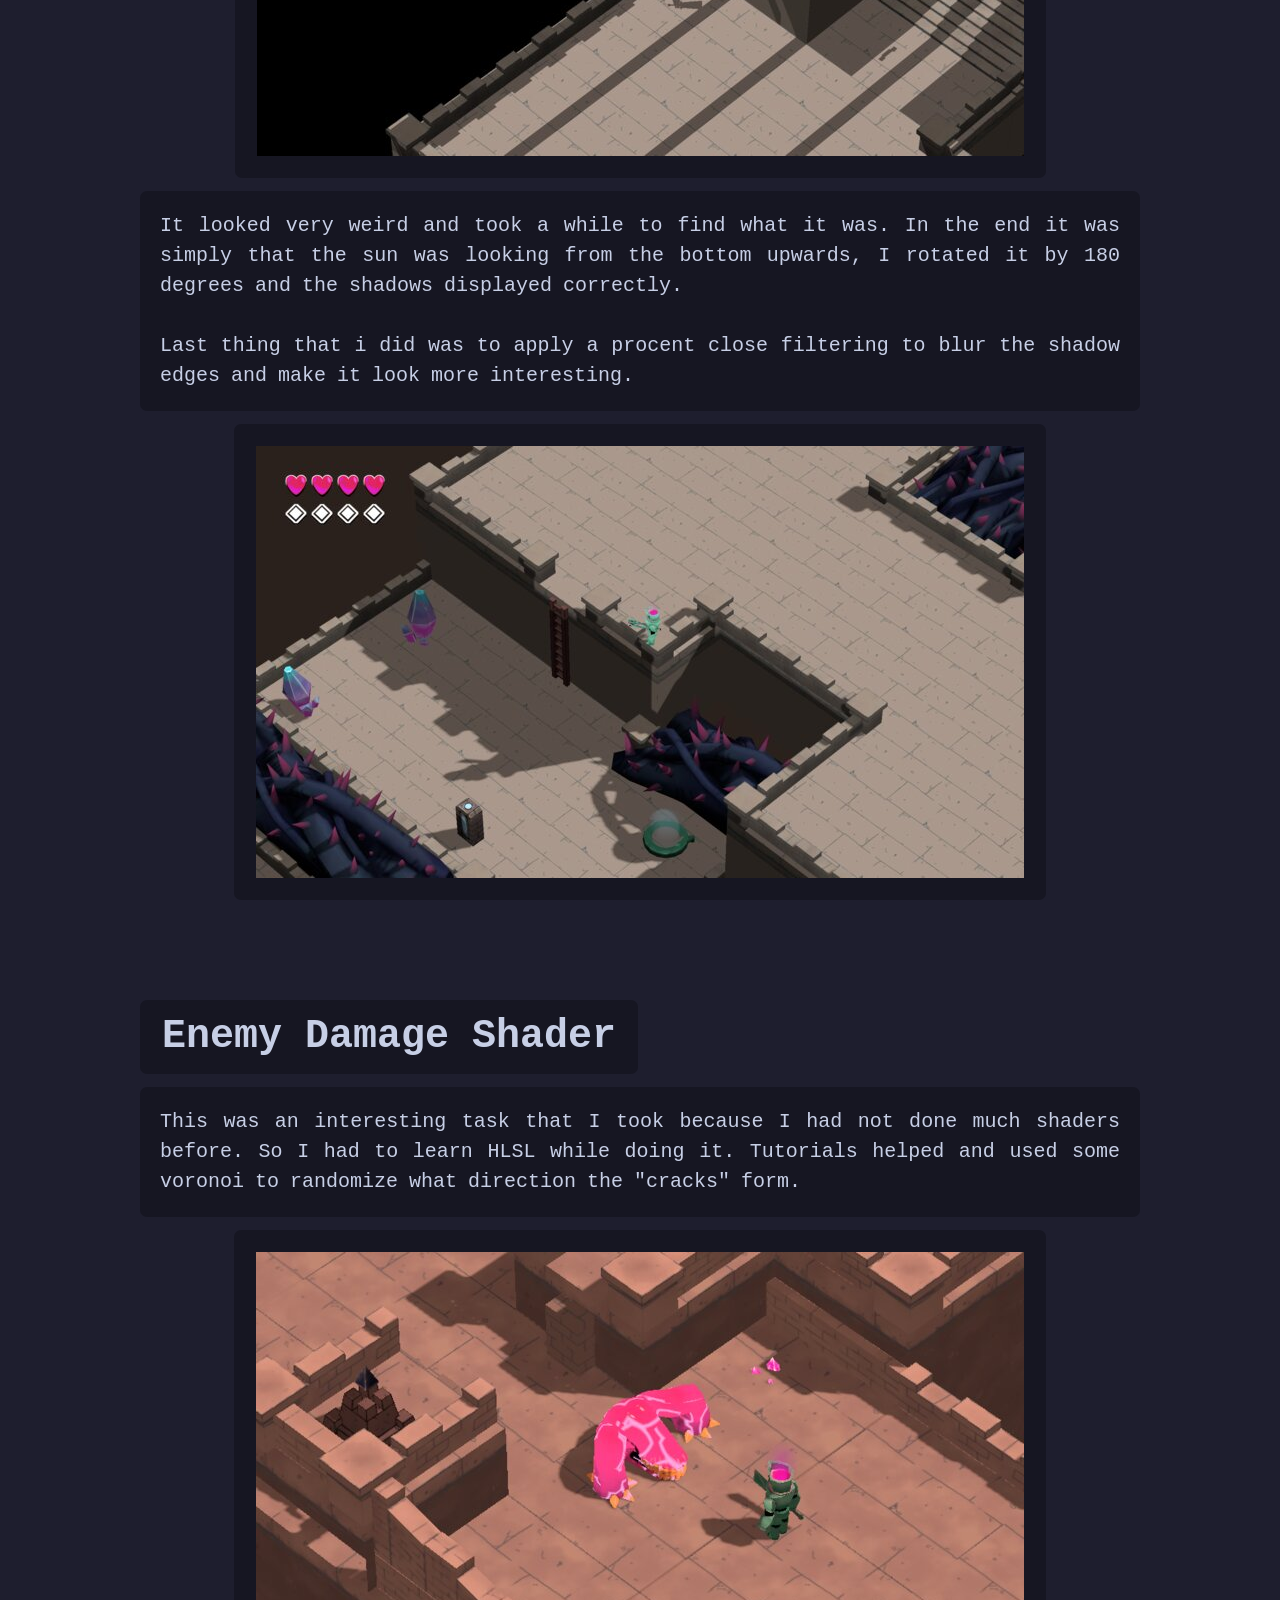
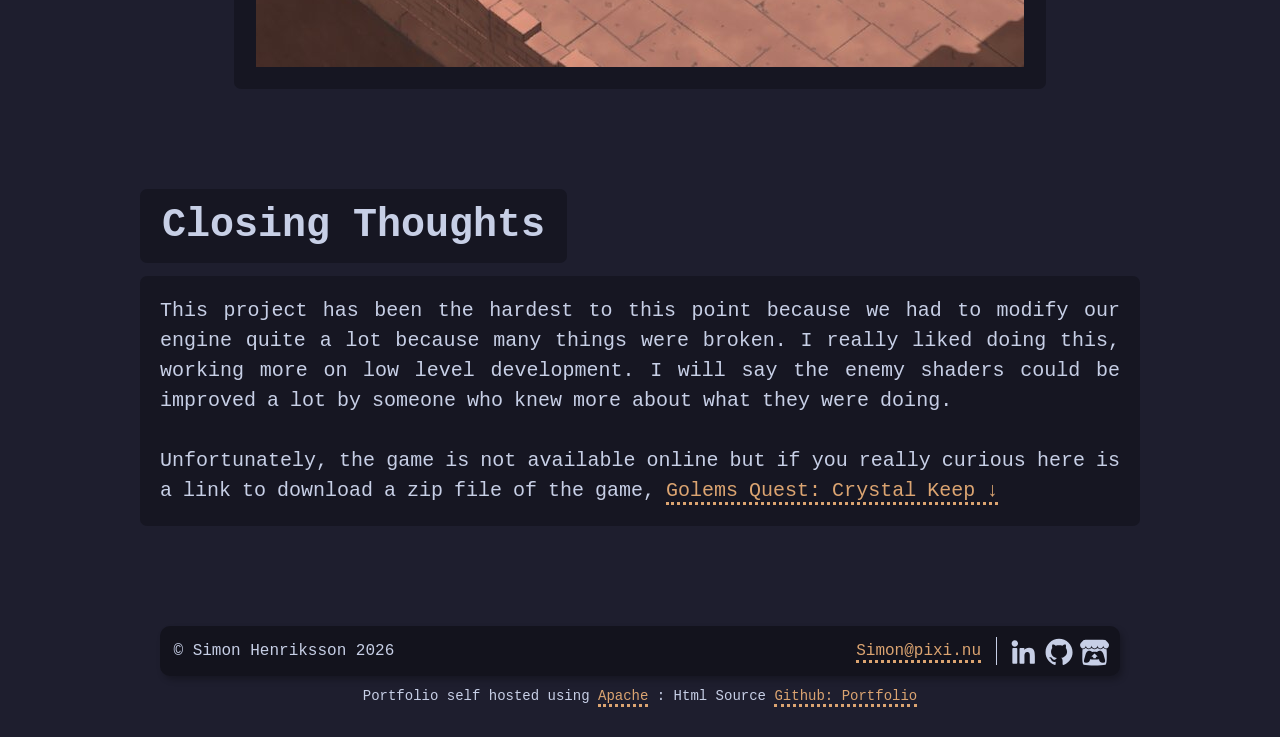
<file: Projects/GolemsQuest.html>
<!DOCTYPE html>
<html lang="en">


<head>
    <link rel="stylesheet" href="/Content/BaseStyles.css">
    <link rel="stylesheet" href="/Content/ProjectPage.css">
    <meta charset="utf-8">
</head>


<body hidden>
    <div class="text-thumbnail-container">
        <div class="title-text-holder">
            <div class="title-text">
                Golems Quest: Crystal Keep
            </div>
        </div>
        <img class="thumbnail" />
    </div>


    <div class="page-middle-offseter">
        <div class="project-text">
            The fourth project at The Game Assembly was a 3D top down game made in TGE,
            A custom engine created and maintained by the educators at TGA.
            It was made during a 8 week half time.
            Our reference game was At Death's Door.
        </div>


        <div class="project-text content-image-holder title-holder">
            <h1 class="sub-title">
                Shadows
            </h1>
        </div>


        <div class="project-text">
            The main and major feature that I implemented was level shadows.
            We knew the game needed shadows half way through development when the scene looked wrong and way too bright
            everywhere.
            We had not had the lecture about shadows so I was reluctant but decided it will be worth the time time spent
            on it.
            What helped me a ton was
            <a class="a-href-style" href="https://learnopengl.com/Advanced-Lighting/Shadows/Shadow-Mapping">
                Shadow Mapping</a> on LearnOpenGL,
            and translating it to DX11 for our game
            <br><br>
            The first result did not go as planned like it usually does.
        </div>


        <div class="project-text content-image-holder">
            <img src="/Assets/Images/Projects/Content/GolemsQuest/BackwardsShadows.jpg" class="content-image" />
        </div>


        <div class="project-text">
            It looked very weird and took a while to find what it was.
            In the end it was simply that the sun was looking from the bottom upwards,
            I rotated it by 180 degrees and the shadows displayed correctly.
            <br><br>
            Last thing that i did was to apply a procent close filtering to blur the shadow edges and make it look more
            interesting.
        </div>


        <div class="project-text content-image-holder">
            <img src="/Assets/Images/Projects/Content/GolemsQuest/FinalShadows.jpg" class="content-image" />
        </div>


        <div class="project-text content-image-holder title-holder">
            <h1 class="sub-title">
                Enemy Damage Shader
            </h1>
        </div>


        <div class="project-text">
            This was an interesting task that I took because I had not done much shaders before.
            So I had to learn HLSL while doing it.
            Tutorials helped and used some voronoi to randomize what direction the "cracks" form.
        </div>


        <div class="project-text content-image-holder">
            <img src="/Assets/Images/Projects/Content/GolemsQuest/ShaderEnemy.jpg" class="content-image" />
        </div>


        <div class="project-text content-image-holder title-holder">
            <h1 class="sub-title">
                Closing Thoughts
            </h1>
        </div>


        <div class="project-text">
            This project has been the hardest to this point because we had to modify our engine quite a lot because many
            things were broken.
            I really liked doing this, working more on low level development.
            I will say the enemy shaders could be improved a lot by someone who knew more about what they were doing.


            <br><br>


            Unfortunately, the game is not available online but if you really curious here is a link to download a zip
            file of the game,
            <a class="a-href-style" href="/Assets/ProjectFiles/GolemsQuestCrystalKeep.zip">Golems Quest: Crystal Keep ↓</a>
        </div>
    </div>


</body>


</html>




<script src="/Content/ScreenManager.js" defer></script>
<script src="/Content/Projects.js"></script>
<script src="/Content/TopBar.js" defer></script>
<script src="/Content/BottomBar.js" defer></script>
</file>
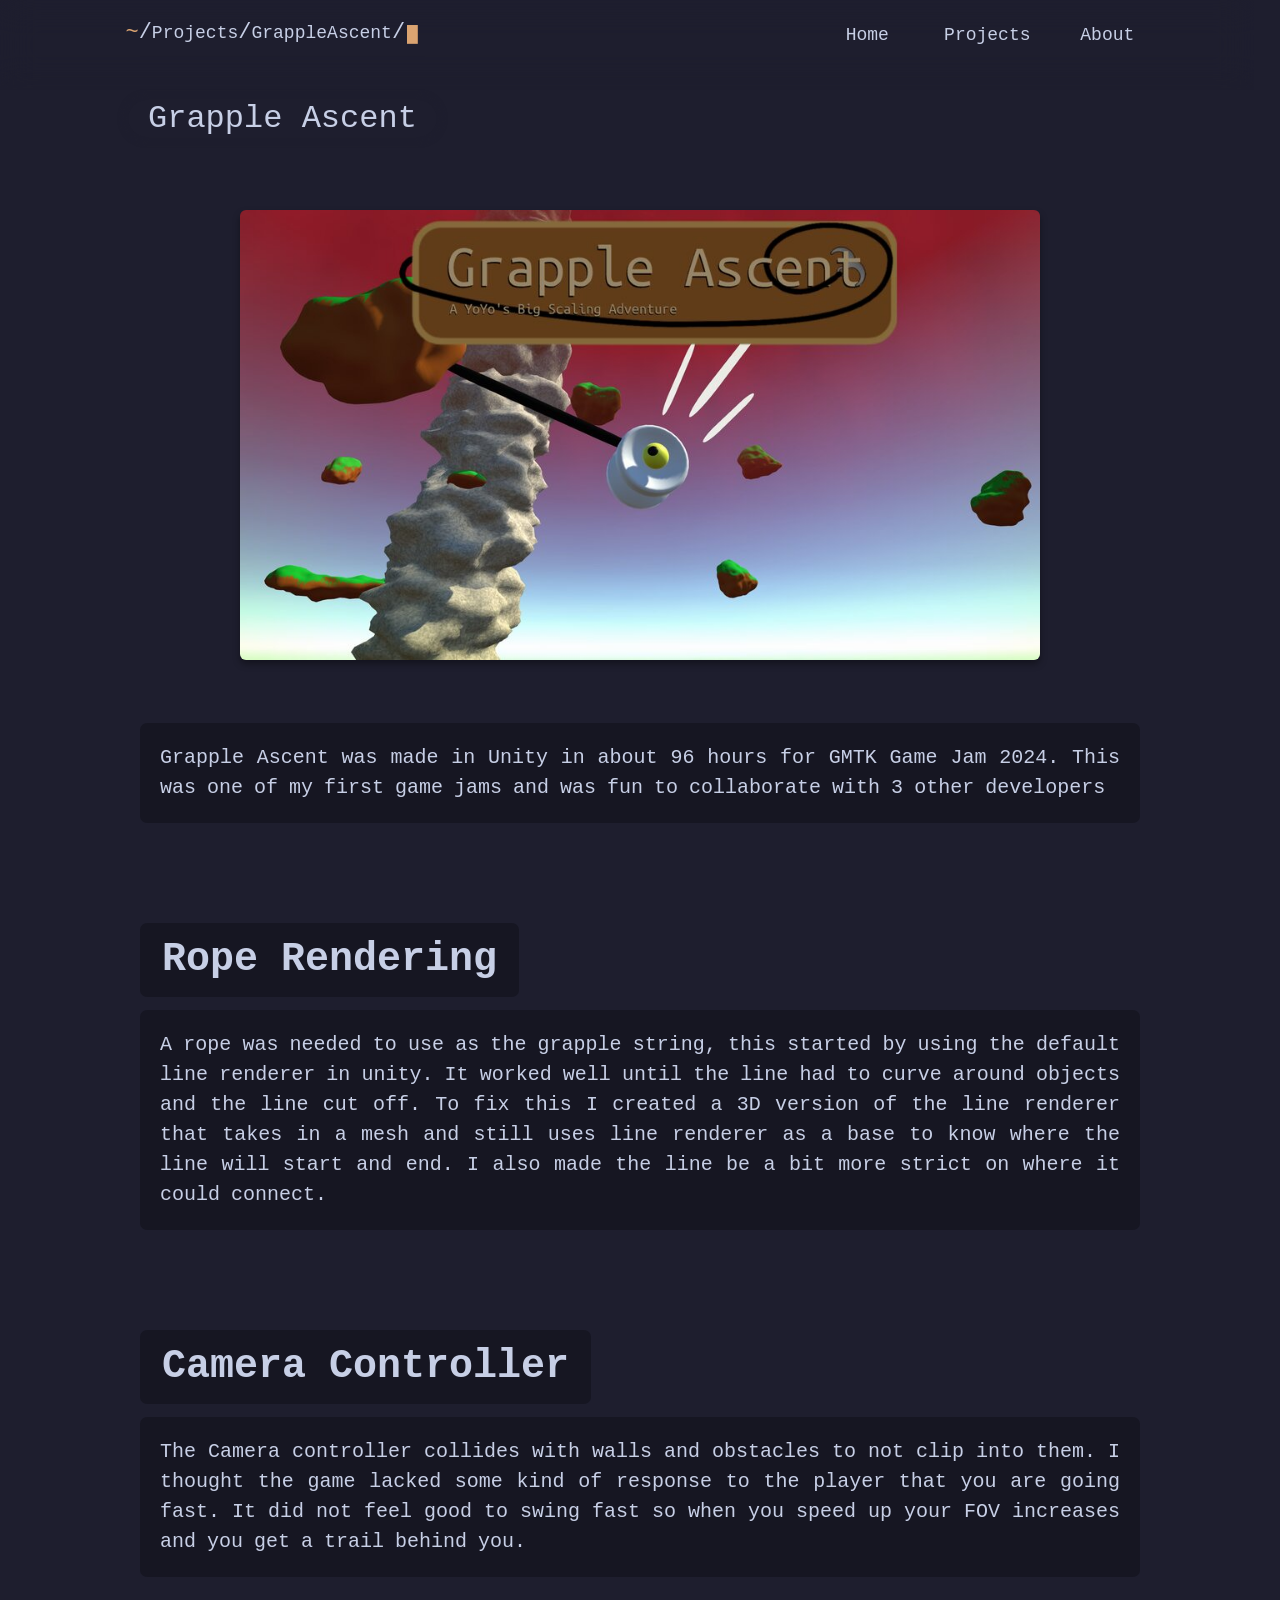
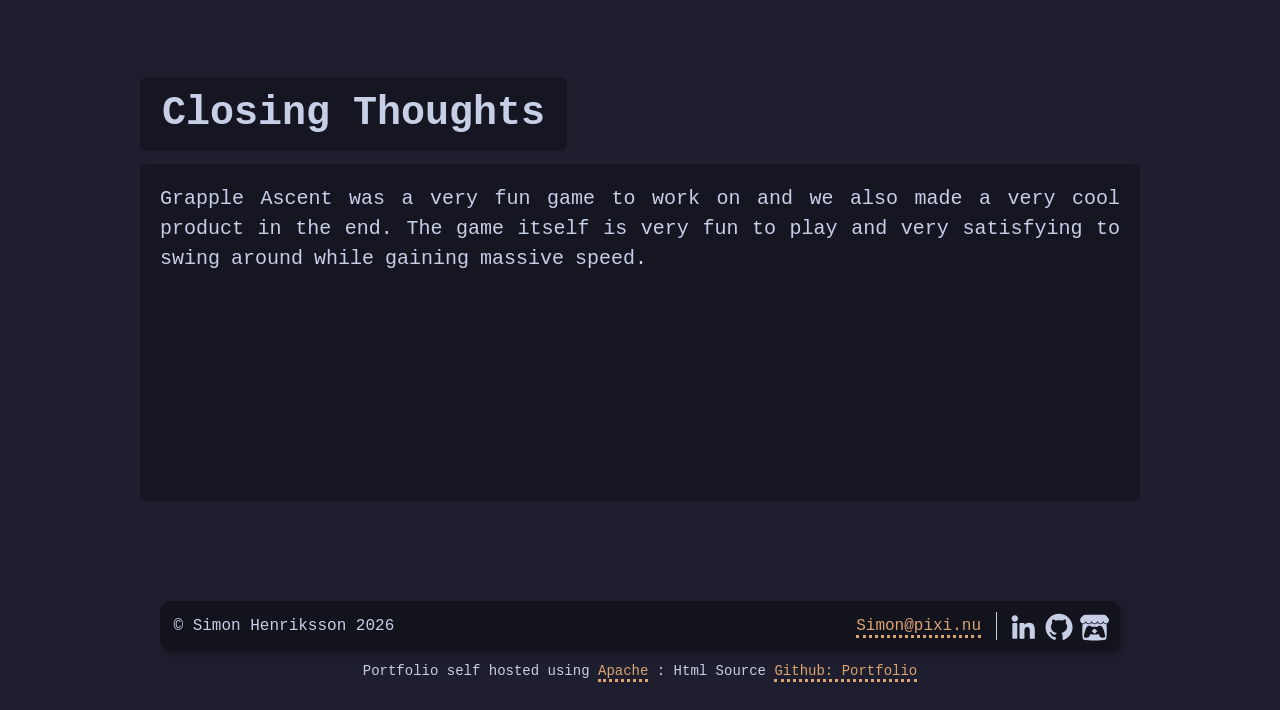
<file: Projects/GrappleAscent.html>
<!DOCTYPE html>
<html lang="en">


<head>
    <link rel="stylesheet" href="/Content/BaseStyles.css">
    <link rel="stylesheet" href="/Content/ProjectPage.css">
    <meta charset="utf-8">
</head>


<body hidden>
    <div class="text-thumbnail-container">
        <div class="title-text-holder">
            <div class="title-text">
                Grapple Ascent
            </div>
        </div>
        <img class="thumbnail" />
    </div>


    <div class="page-middle-offseter">
        <div class="project-text">
            Grapple Ascent was made in Unity in about 96 hours for GMTK Game Jam 2024.
            This was one of my first game jams and was fun to collaborate with 3 other developers
        </div>


        <div class="project-text content-image-holder title-holder">
            <h1 class="sub-title">
                Rope Rendering
            </h1>
        </div>


        <div class="project-text">
            A rope was needed to use as the grapple string, this started by using the default line renderer in unity.
            It worked well until the line had to curve around objects and the line cut off.
            To fix this I created a 3D version of the line renderer that takes in a mesh and still uses line renderer as
            a base to know where the line will start and end.
            I also made the line be a bit more strict on where it could connect.
        </div>


        <div class="project-text content-image-holder title-holder">
            <h1 class="sub-title">
                Camera Controller
            </h1>
        </div>


        <div class="project-text">
            The Camera controller collides with walls and obstacles to not clip into them.
            I thought the game lacked some kind of response to the player that you are going fast.
            It did not feel good to swing fast so when you speed up your FOV increases and you get a trail behind you.
        </div>

        <div class="project-text content-image-holder title-holder">
            <h1 class="sub-title">
                Closing Thoughts
            </h1>
        </div>


        <div class="project-text">
            Grapple Ascent was a very fun game to work on and we also made a very cool product in the end.
            The game itself is very fun to play and very satisfying to swing around while gaining massive speed.

            <br><br>
            <iframe frameborder="0" src="https://itch.io/embed/2903435?linkback=true&amp;bg_color=1e1e32&amp;fg_color=d8d9f2&amp;border_color=121220" width="100%" height="167"><a href="https://zultoox.itch.io/grapple-ascent-gmtk2024">Grapple Ascent: A Yo-Yo's big scaling adventure by ZultooX, Acade, Siggebagge, lingonsoppa7, Noo(thing)</a></iframe>
        </div>


</body>


</html>




<script src="/Content/ScreenManager.js" defer></script>
<script src="/Content/Projects.js"></script>
<script src="/Content/TopBar.js" defer></script>
<script src="/Content/BottomBar.js" defer></script>
</file>
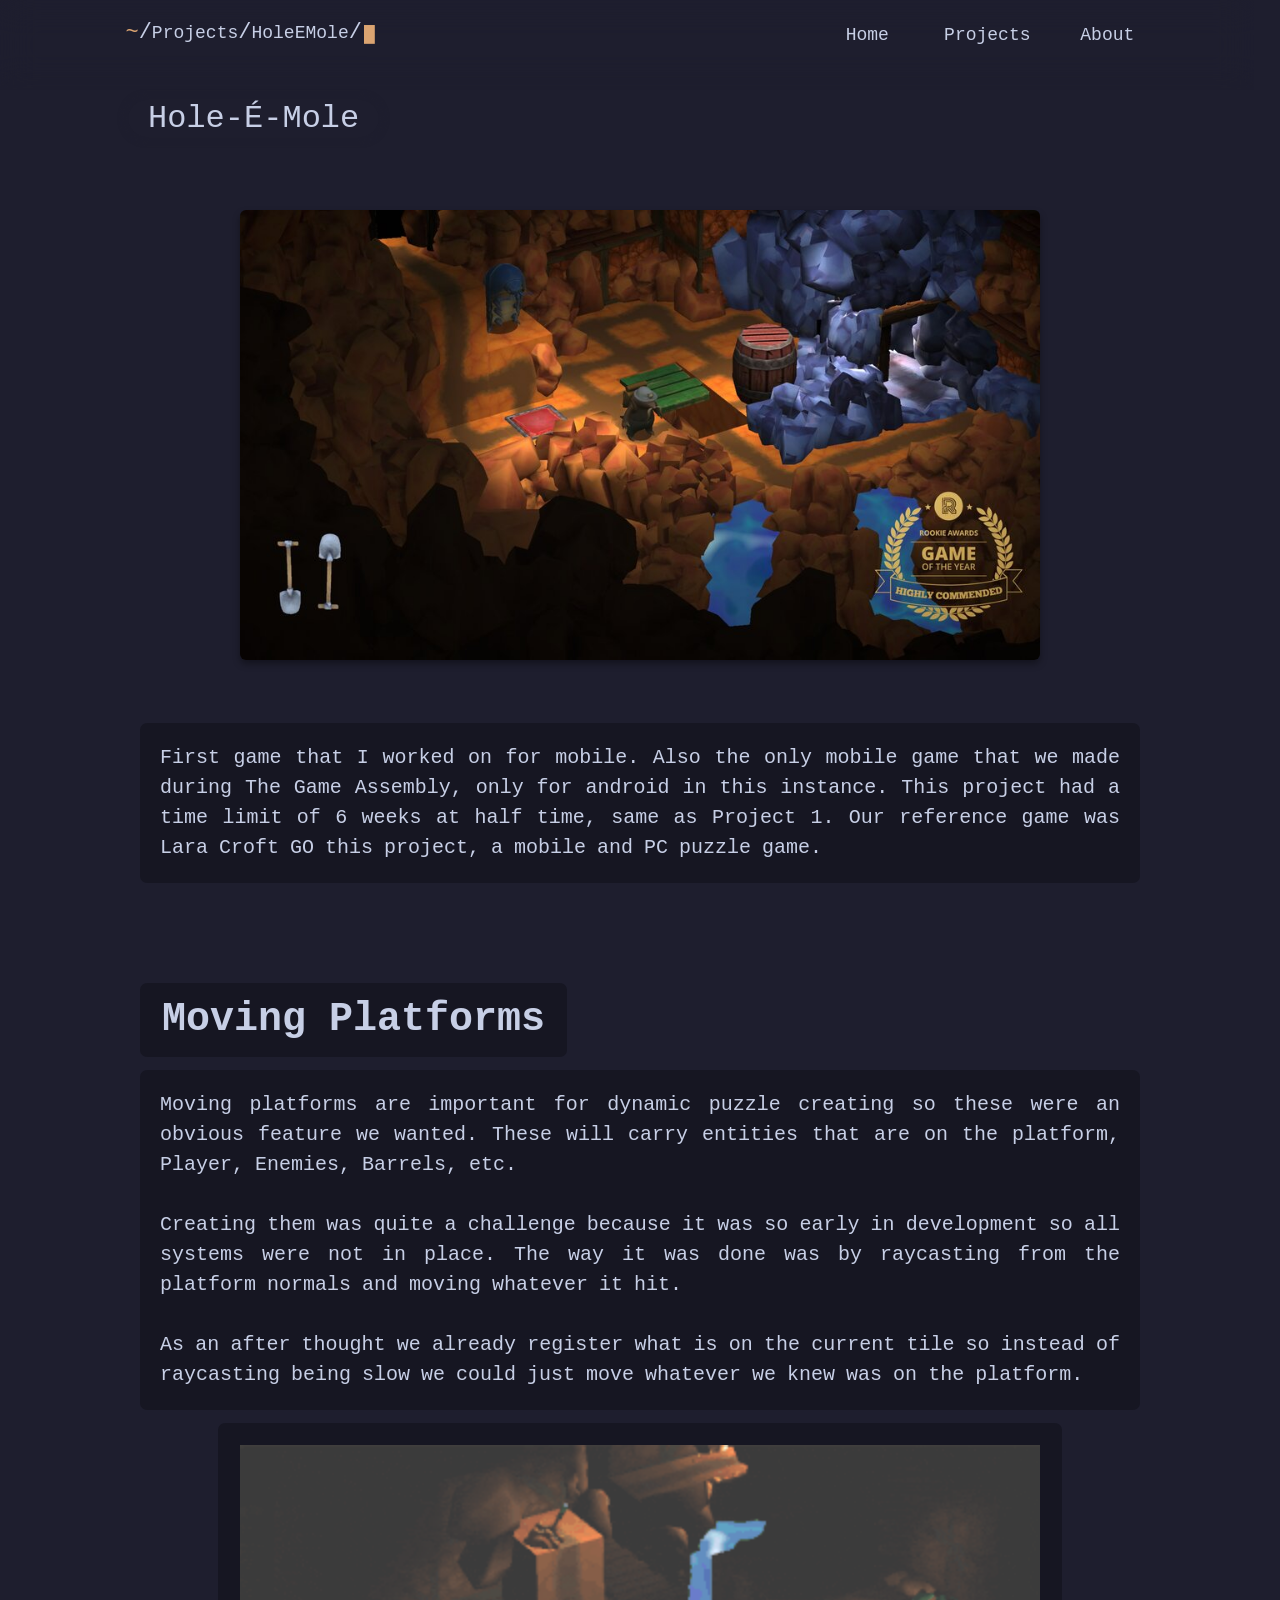
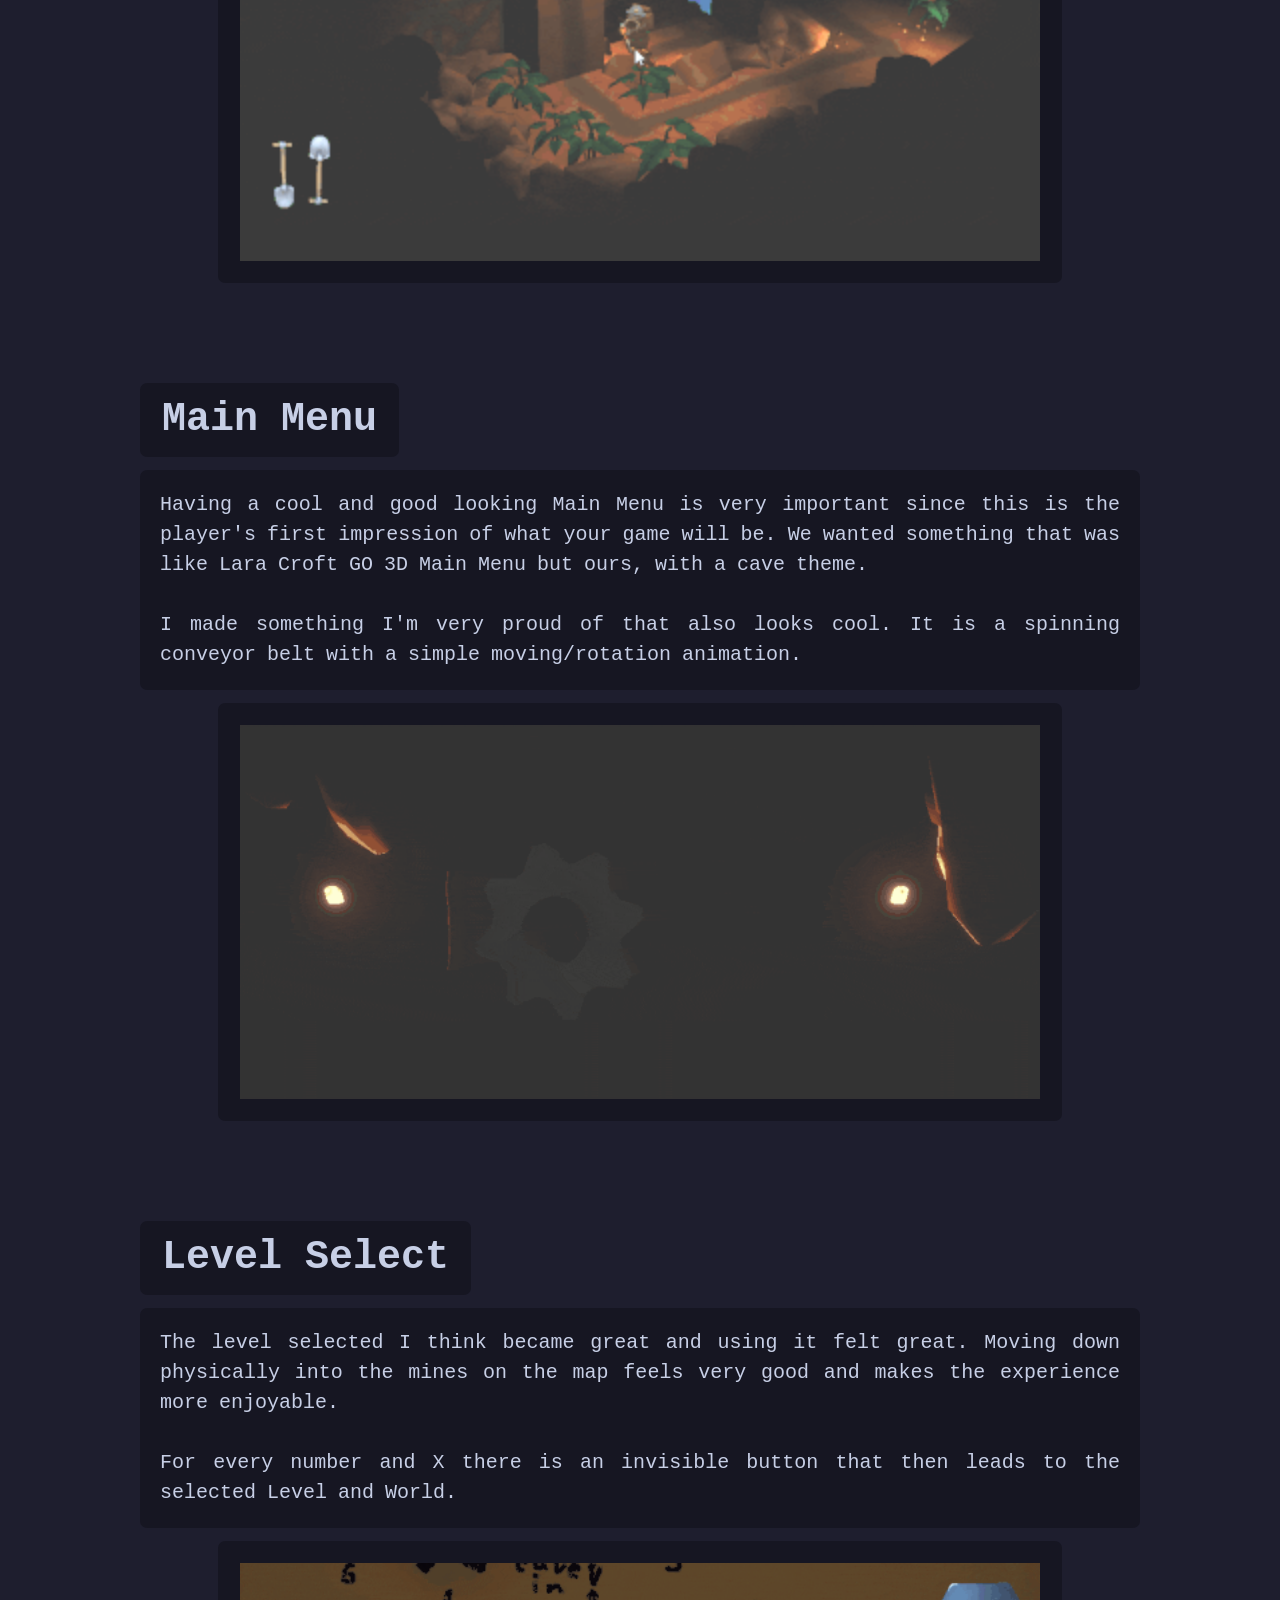
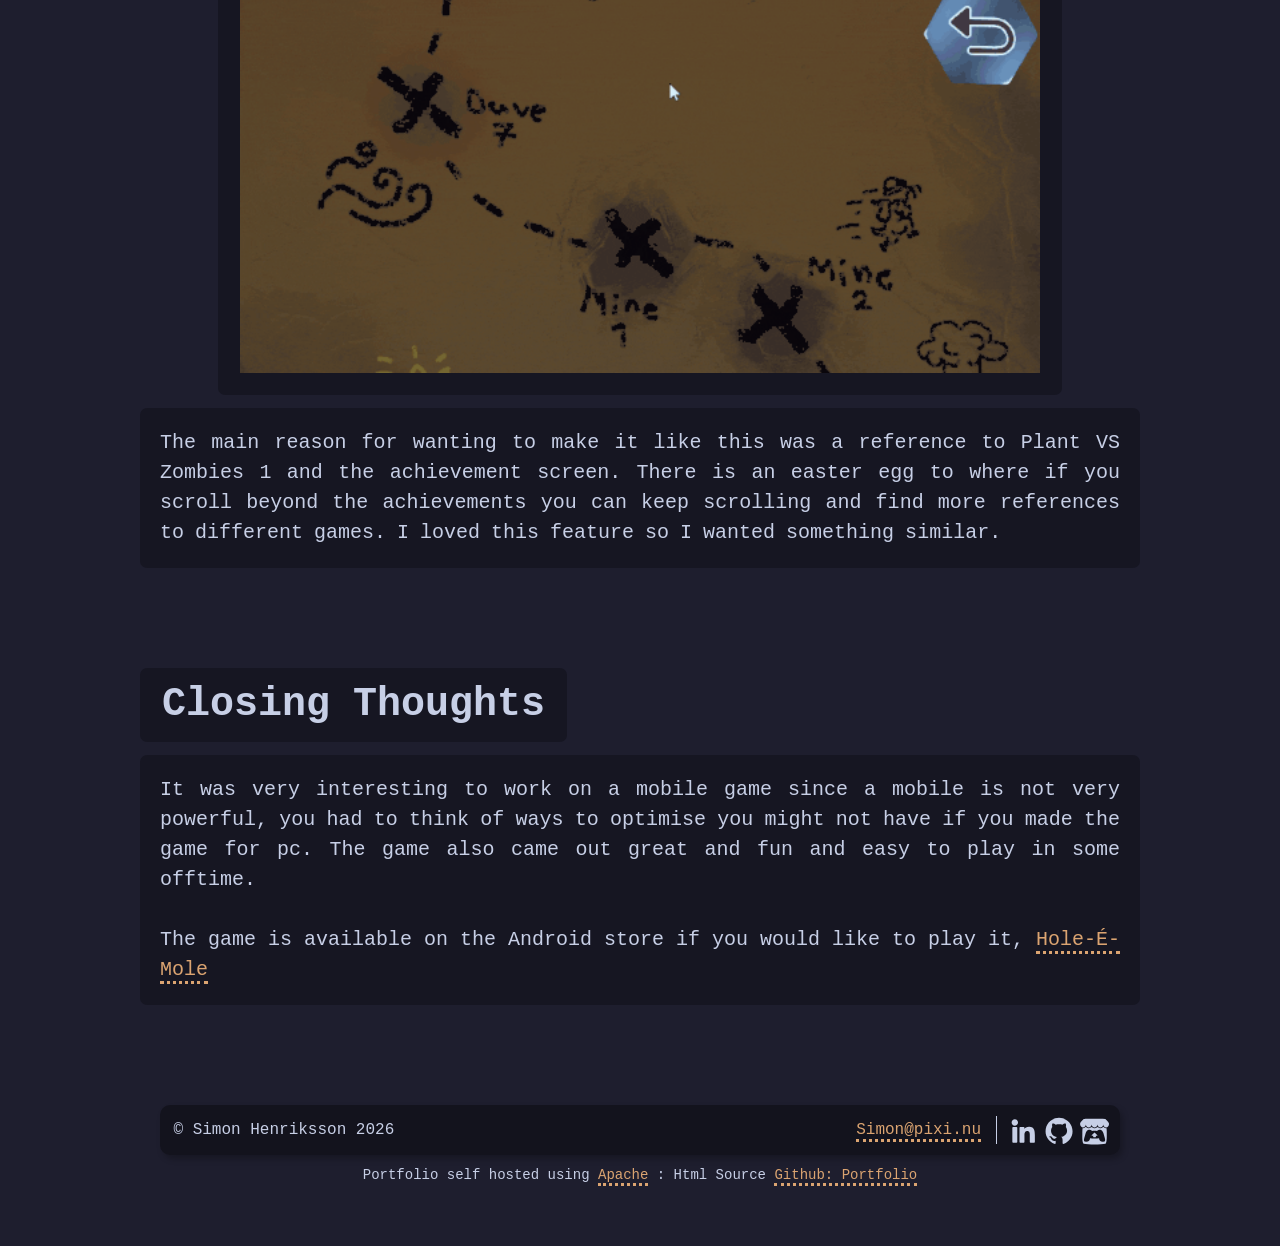
<file: Projects/HoleEMole.html>
<!DOCTYPE html>
<html lang="en">


<head>
    <link rel="stylesheet" href="/Content/BaseStyles.css">
    <link rel="stylesheet" href="/Content/ProjectPage.css">
    <meta charset="utf-8">
</head>


<body hidden>
    <div class="text-thumbnail-container">
        <div class="title-text-holder">
            <div class="title-text">
                Hole-É-Mole
            </div>
        </div>
        <img class="thumbnail" />
    </div>


    <div class="page-middle-offseter">
        <div class="project-text">
            First game that I worked on for mobile. Also the only mobile game that we made during The Game Assembly, only for android in this instance.
            This project had a time limit of 6 weeks at half time, same as Project 1. Our reference game was Lara Croft GO this project, a mobile and PC puzzle game.
        </div>


        <div class="project-text content-image-holder title-holder">
            <h1 class="sub-title">
                Moving Platforms
            </h1>
        </div>


        <div class="project-text">
            Moving platforms are important for dynamic puzzle creating so these were an obvious feature we wanted.
            These will carry entities that are on the platform, Player, Enemies, Barrels, etc.
            <br><br>
            Creating them was quite a challenge because it was so early in development so all systems were not in place.
            The way it was done was by raycasting from the platform normals and moving whatever it hit.
            <br><br>
            As an after thought we already register what is on the current tile so instead of raycasting being slow we could just move whatever we knew was on the platform.
        </div>


        <div class="project-text content-image-holder" style="width: 80%;">
            <img src="/Assets/Images/Projects/Content/HoleEMole/MovingPlatforms.gif" class="content-image"/>
        </div>


        <div class="project-text content-image-holder title-holder">
            <h1 class="sub-title">
                Main Menu
            </h1>
        </div>


        <div class="project-text">
            Having a cool and good looking Main Menu is very important since this is the player's first impression of what your game will be.
            We wanted something that was like Lara Croft GO 3D Main Menu but ours, with a cave theme.<br><br>
            I made something I'm very proud of that also looks cool. It is a spinning conveyor belt with a simple moving/rotation animation.
        </div>


        <div class="project-text content-image-holder" style="width: 80%;">
            <img src="/Assets/Images/Projects/Content/HoleEMole/MainMenu.gif" class="content-image"/>
        </div>


        <div class="project-text content-image-holder title-holder">
            <h1 class="sub-title">
                Level Select
            </h1>
        </div>


        <div class="project-text">
            The level selected I think became great and using it felt great.
            Moving down physically into the mines on the map feels very good and makes the experience more enjoyable.
            <br><br>
            For every number and X there is an invisible button that then leads to the selected Level and World.
        </div>


        <div class="project-text content-image-holder" style="width: 80%;">
            <img src="/Assets/Images/Projects/Content/HoleEMole/LevelSelect.gif" class="content-image"/>
        </div>


        <div class="project-text">
            The main reason for wanting to make it like this was a reference to Plant VS Zombies 1 and the achievement screen.
            There is an easter egg to where if you scroll beyond the achievements you can keep scrolling and find more references to different games.
            I loved this feature so I wanted something similar.
        </div>


        <div class="project-text content-image-holder title-holder">
            <h1 class="sub-title">
                Closing Thoughts
            </h1>
        </div>


        <div class="project-text">
            It was very interesting to work on a mobile game since a mobile is not very powerful,
            you had to think of ways to optimise you might not have if you made the game for pc.
            The game also came out great and fun and easy to play in some offtime.


            <br><br>


            The game is available on the Android store if you would like to play it, <a class="a-href-style" href="https://play.google.com/store/apps/details?id=com.OBLO.MoleGame&pcampaignid=web_share">Hole-É-Mole</a>
        </div>
       
    </div>


</body>


</html>




<script src="/Content/ScreenManager.js" defer></script>
<script src="/Content/Projects.js"></script>
<script src="/Content/TopBar.js" defer></script>
<script src="/Content/BottomBar.js" defer></script>
</file>
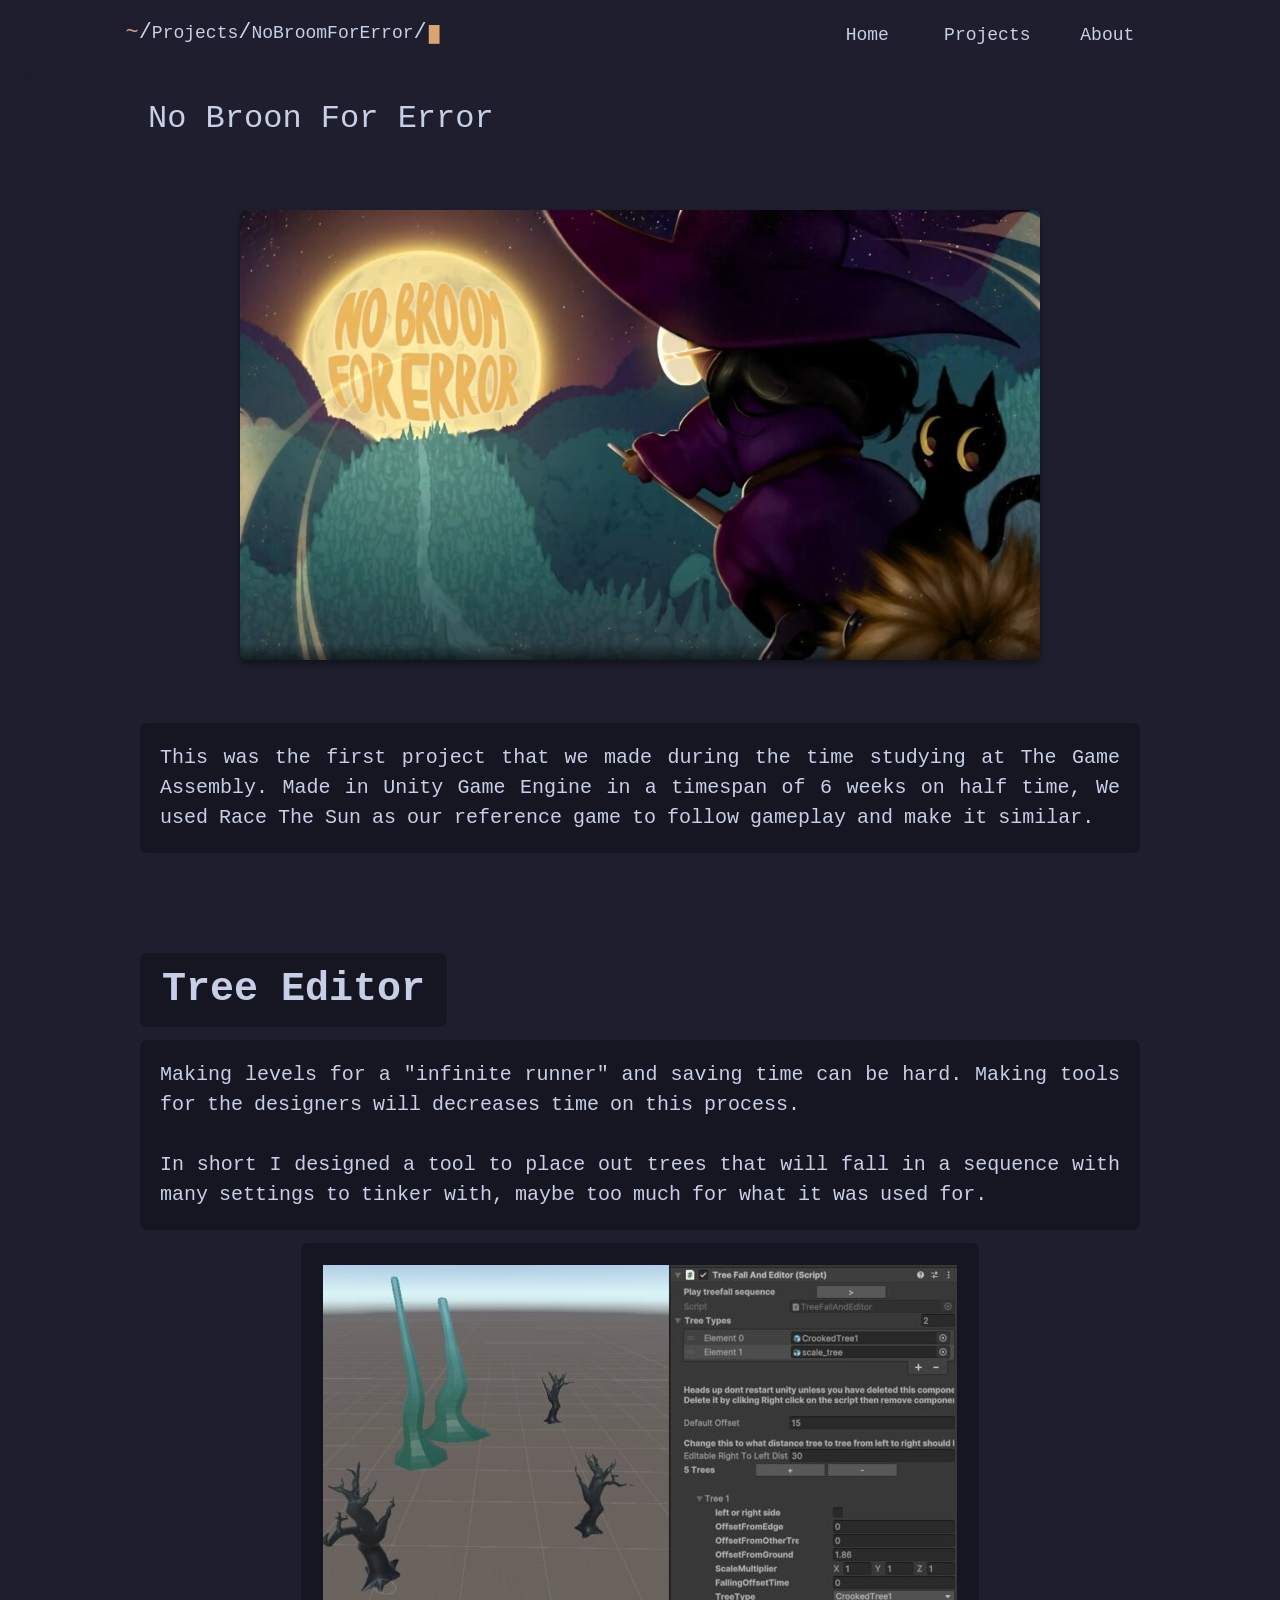
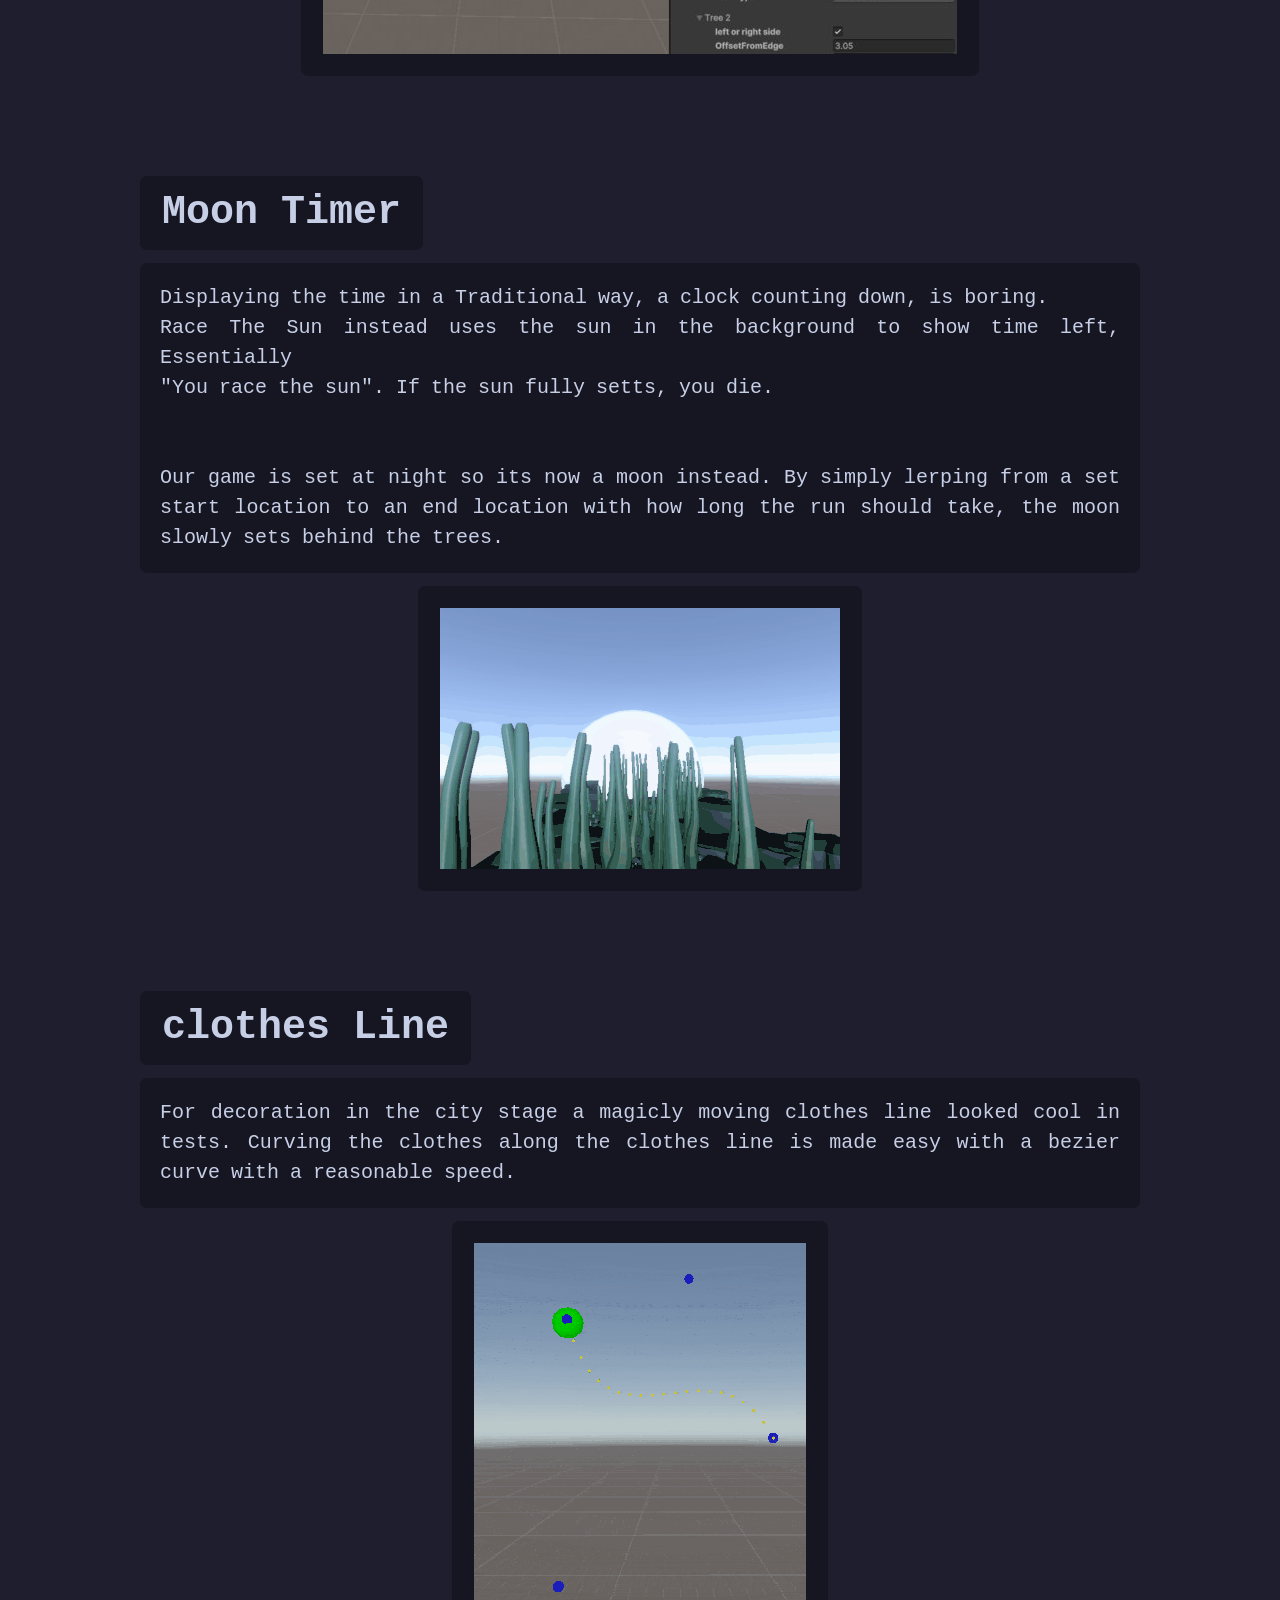
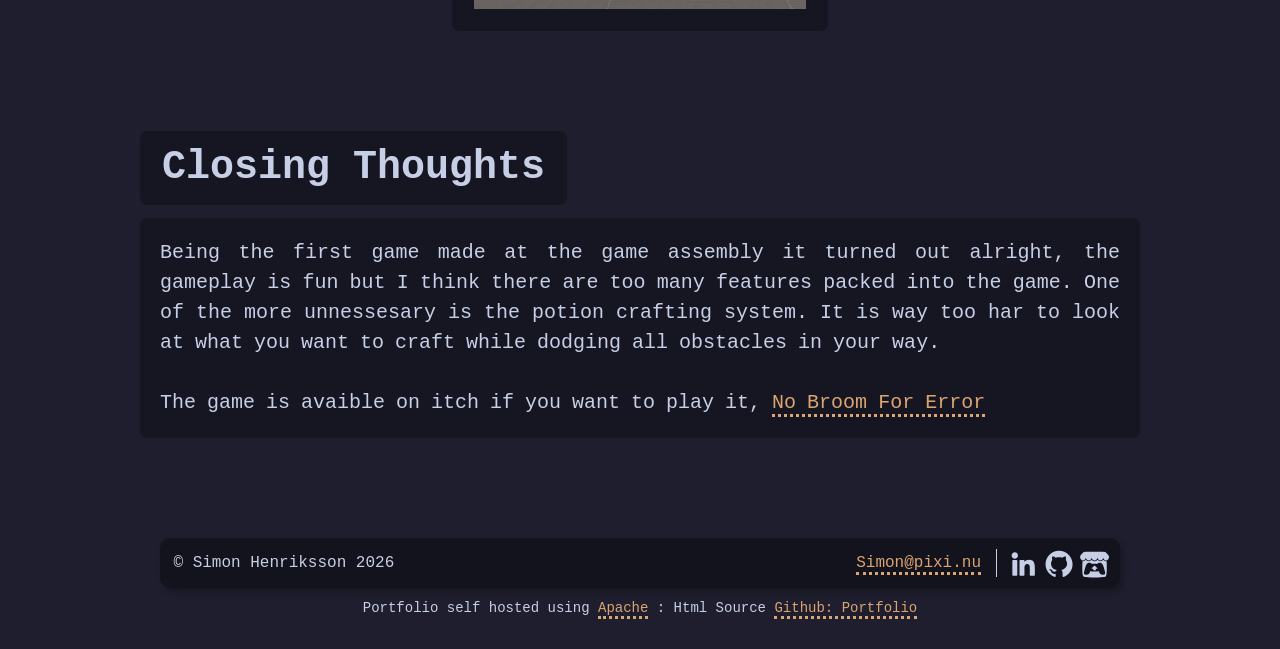
<file: Projects/NoBroomForError.html>
<!DOCTYPE html>
<html lang="en">

<head>
    <link rel="stylesheet" href="/Content/BaseStyles.css">
    <link rel="stylesheet" href="/Content/ProjectPage.css">
    <meta charset="utf-8">
</head>

<body hidden>
    <div class="text-thumbnail-container">
        <div class="title-text-holder">
            <div class="title-text">
                No Broon For Error
            </div>
        </div>
        <img class="thumbnail" />
    </div>

    <div class="page-middle-offseter">
        <div class="project-text">
            This was the first project that we made during the time studying at The Game Assembly.
            Made in Unity Game Engine in a timespan of 6 weeks on half time,
            We used Race The Sun as our reference game to follow gameplay and make it similar.
        </div>

        <div class="project-text content-image-holder title-holder">
            <h1 class="sub-title">
                Tree Editor
            </h1>
        </div>

        <div class="project-text">
            Making levels for a "infinite runner" and saving time can be hard.
            Making tools for the designers will decreases time on this process.
            <br><br>
            In short I designed a tool to place out trees that will fall in a sequence with many settings to tinker with, 
            maybe too much for what it was used for.
        </div>

        <div class="project-text content-image-holder">
            <img src="/Assets/Images/Projects/Content/NoBroomForError/TreeFallEditor.jpg" class="content-image"/>
        </div>

        <div class="project-text content-image-holder title-holder">
            <h1 class="sub-title">
                Moon Timer
            </h1>
        </div>

        <div class="project-text">
            Displaying the time in a Traditional way, a clock counting down, is boring. <br>
            Race The Sun instead uses the sun in the background to show time left, Essentially <br>
            "You race the sun". If the sun fully setts, you die. <br>
            <br><br>
            Our game is set at night so its now a moon instead. 
            By simply lerping from a set start location to an end location with how long the run should take, 
            the moon slowly sets behind the trees.
        </div>

        <div class="project-text content-image-holder">
            <img src="/Assets/Images/Projects/Content/NoBroomForError/moonAnim.gif" class="content-image"/>
        </div>

        <div class="project-text content-image-holder title-holder">
            <h1 class="sub-title">
                clothes Line
            </h1>
        </div>

        <div class="project-text">
            For decoration in the city stage a magicly moving clothes line looked cool in tests. 
            Curving the clothes along the clothes line is made easy with a bezier curve with a reasonable speed.
        </div>

        <div class="project-text content-image-holder">
            <img src="/Assets/Images/Projects/Content/NoBroomForError/LerpBezier.gif" class="content-image"/>
        </div>

        <div class="project-text content-image-holder title-holder">
            <h1 class="sub-title">
                Closing Thoughts
            </h1>
        </div>

        <div class="project-text">
            Being the first game made at the game assembly it turned out alright,
            the gameplay is fun but I think there are too many features packed into the game.
            One of the more unnessesary is the potion crafting system.
            It is way too har to look at what you want to craft while dodging all obstacles in your way. 

            <br><br>

            The game is avaible on itch if you want to play it, <a class="a-href-style" href="https://omenotisdev.itch.io/no-broom-for-error">No Broom For Error</a>
        </div>
    </div>

</body>

</html>


<script src="/Content/ScreenManager.js" defer></script>
<script src="/Content/Projects.js"></script>
<script src="/Content/TopBar.js" defer></script>
<script src="/Content/BottomBar.js" defer></script>
</file>
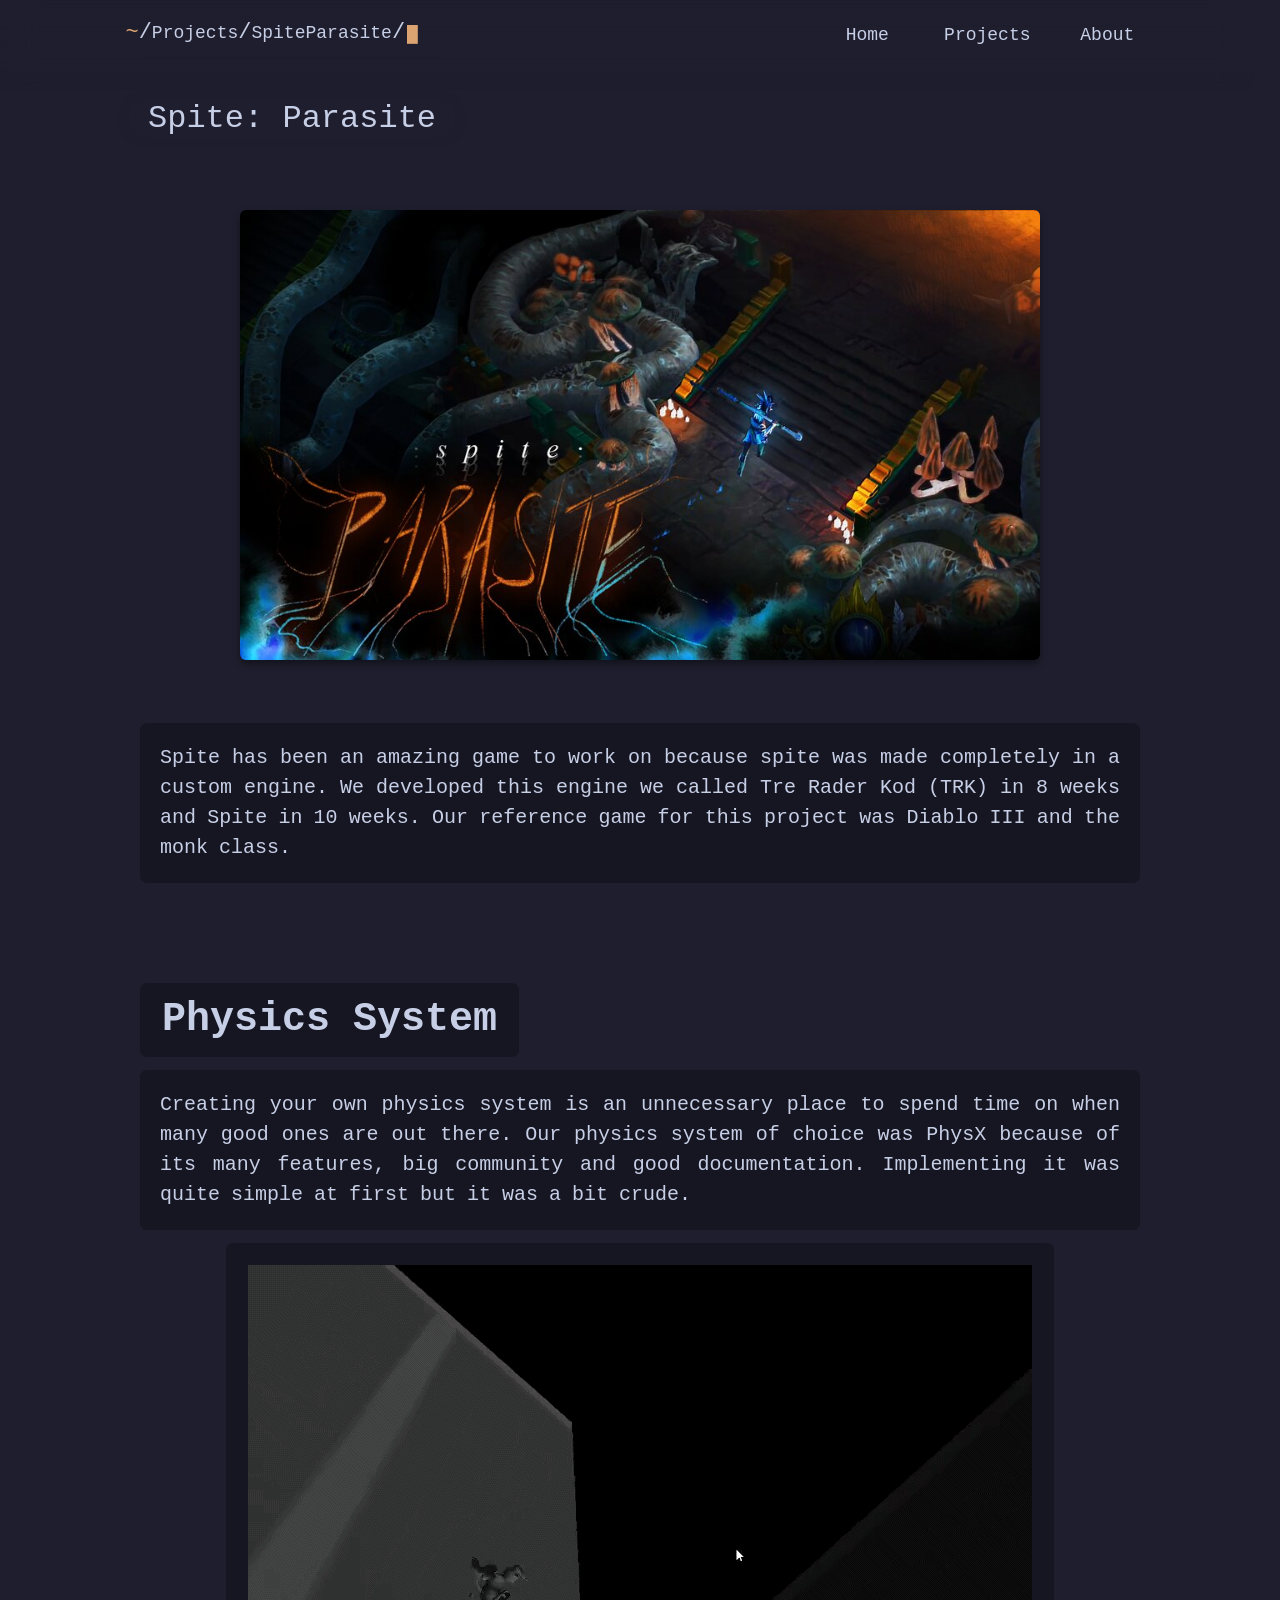
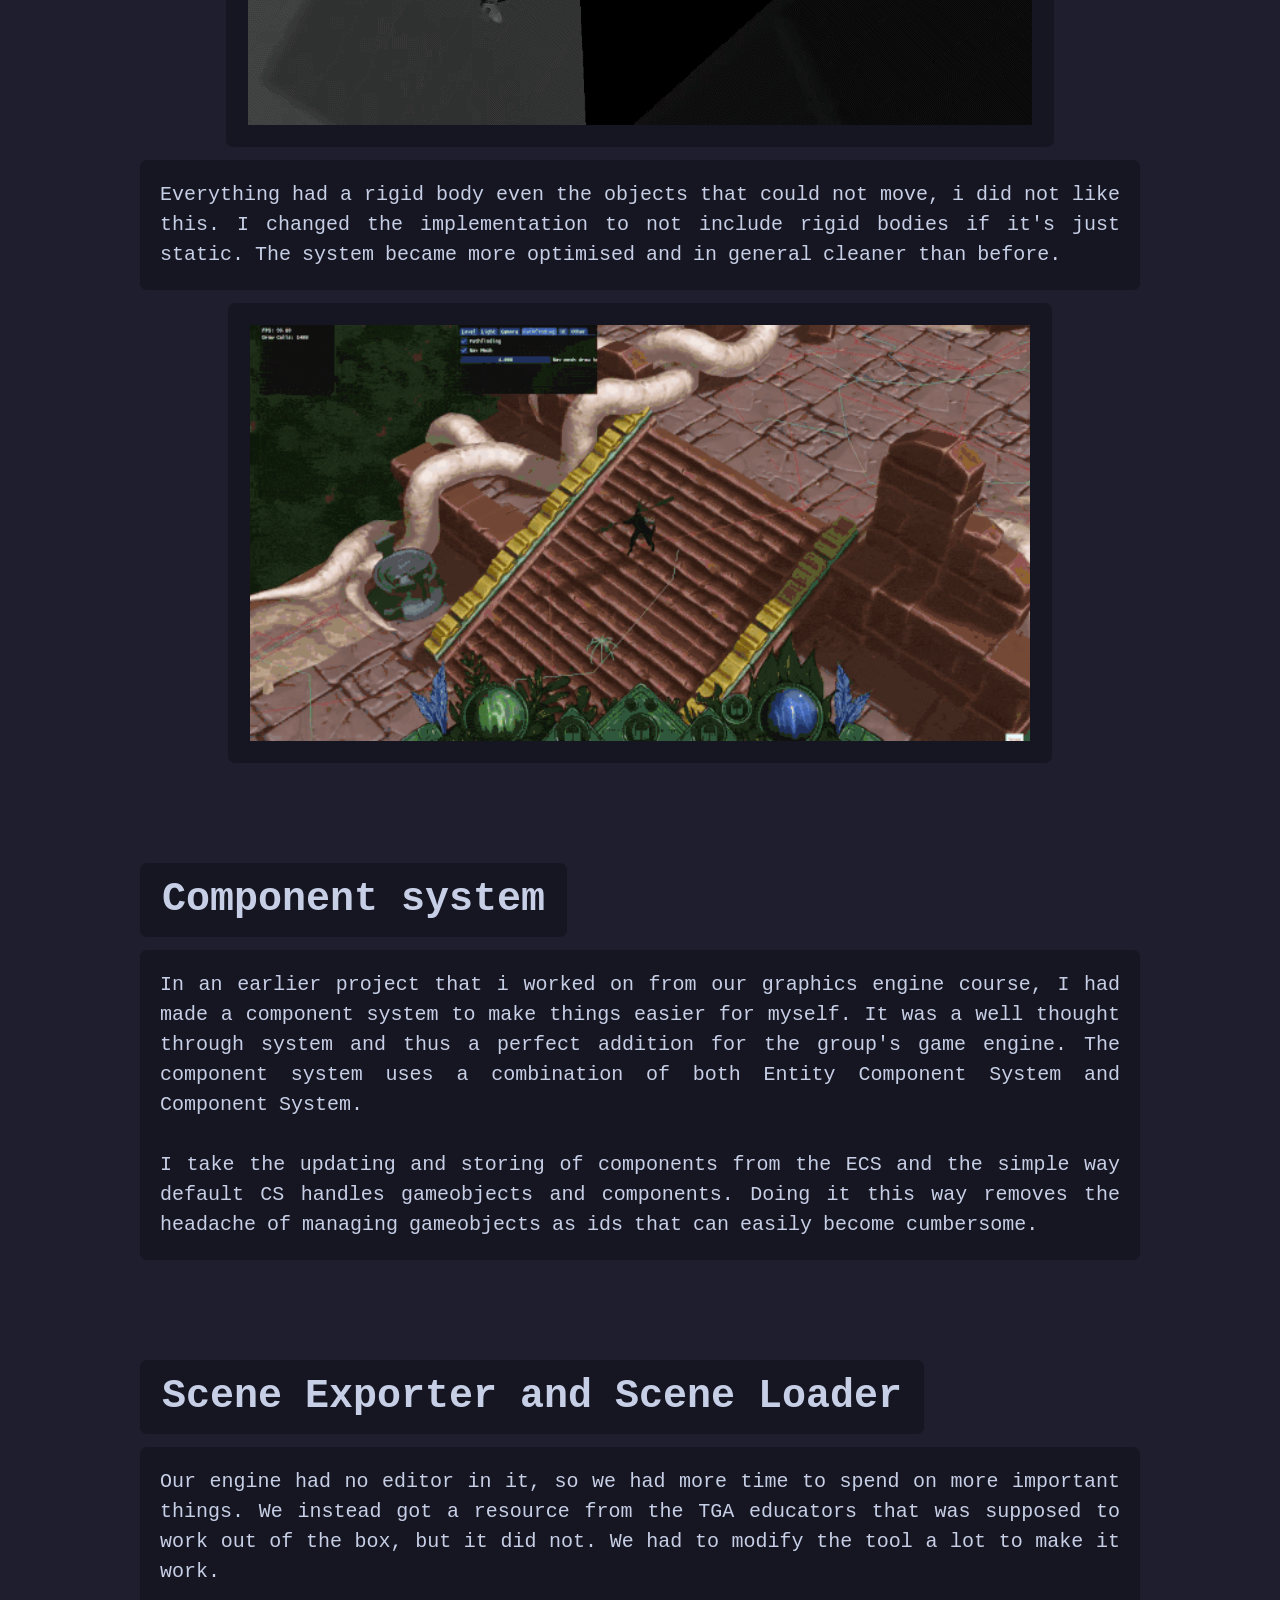
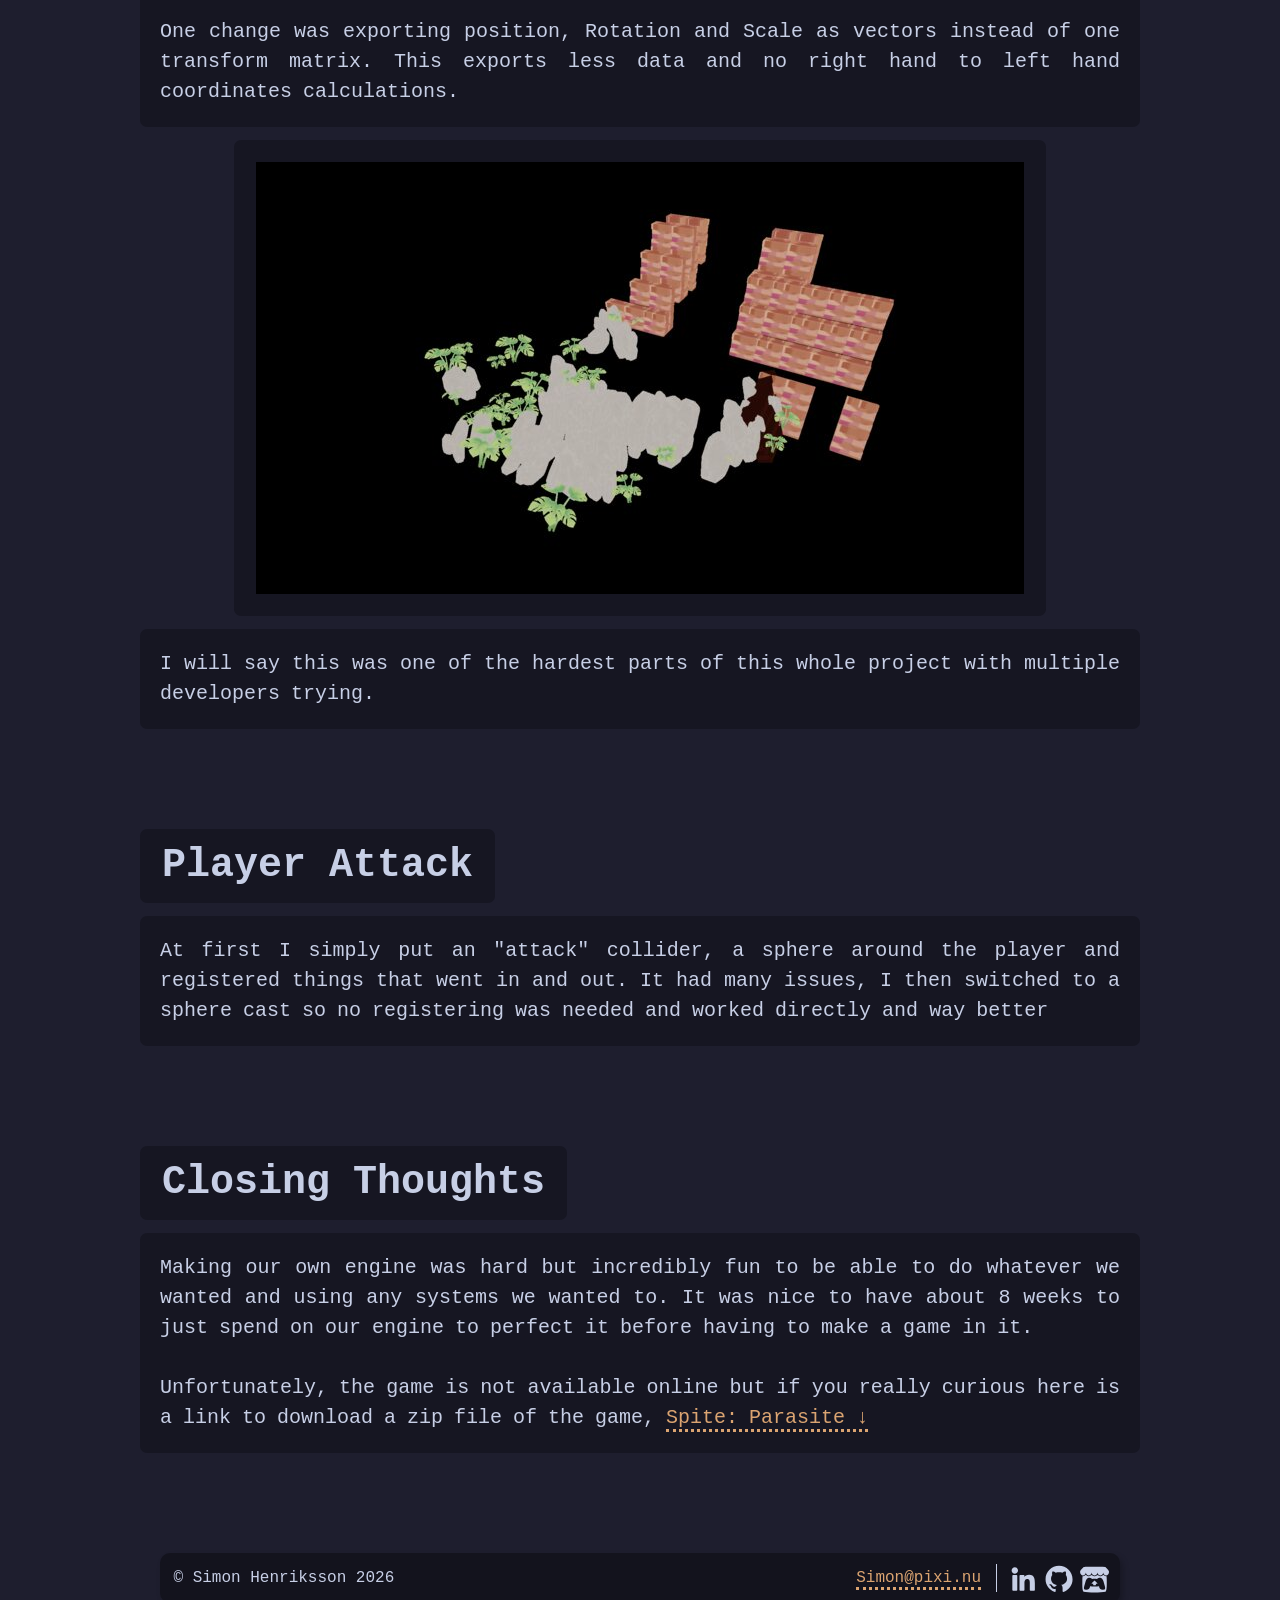
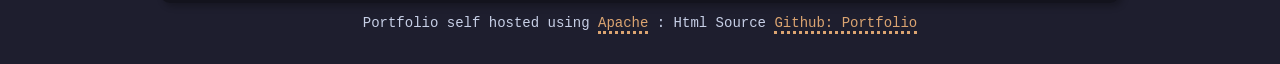
<file: Projects/SpiteParasite.html>
<!DOCTYPE html>
<html lang="en">


<head>
    <link rel="stylesheet" href="/Content/BaseStyles.css">
    <link rel="stylesheet" href="/Content/ProjectPage.css">
    <meta charset="utf-8">
</head>


<body hidden>
    <div class="text-thumbnail-container">
        <div class="title-text-holder">
            <div class="title-text">
                Spite: Parasite
            </div>
        </div>
        <img class="thumbnail" />
    </div>


    <div class="page-middle-offseter">
        <div class="project-text">
            Spite has been an amazing game to work on because spite was made completely in a custom engine.
            We developed this engine we called Tre Rader Kod (TRK) in 8 weeks and Spite in 10 weeks.
            Our reference game for this project was Diablo III and the monk class.
        </div>


        <div class="project-text content-image-holder title-holder">
            <h1 class="sub-title">
                Physics System
            </h1>
        </div>


        <div class="project-text">
            Creating your own physics system is an unnecessary place to spend time on when many good ones are out there.
            Our physics system of choice was PhysX because of its many features, big community and good documentation.
            Implementing it was quite simple at first but it was a bit crude.
        </div>


        <div class="project-text content-image-holder">
            <img src="/Assets/Images/Projects/Content/SpiteParasite/PhysicsWorking.gif" class="content-image" />
        </div>


        <div class="project-text">
            Everything had a rigid body even the objects that could not move, i did not like this.
            I changed the implementation to not include rigid bodies if it's just static.
            The system became more optimised and in general cleaner than before.
        </div>


        <div class="project-text content-image-holder" style="width: 78%;">
            <img src="/Assets/Images/Projects/Content/SpiteParasite/CharacterController.gif" class="content-image" />
        </div>




        <div class="project-text content-image-holder title-holder">
            <h1 class="sub-title">
                Component system
            </h1>
        </div>


        <div class="project-text">
            In an earlier project that i worked on from our graphics engine course, I had made a component system to
            make things easier for myself.
            It was a well thought through system and thus a perfect addition for the group's game engine.
            The component system uses a combination of both Entity Component System and Component System.
            <br><br>
            I take the updating and storing of components from the ECS and the simple way default CS handles gameobjects
            and components.
            Doing it this way removes the headache of managing gameobjects as ids that can easily become cumbersome.
        </div>




        <div class="project-text content-image-holder title-holder">
            <h1 class="sub-title">
                Scene Exporter and Scene Loader
            </h1>
        </div>


        <div class="project-text">
            Our engine had no editor in it, so we had more time to spend on more important things.
            We instead got a resource from the TGA educators that was supposed to work out of the box, but it did not.
            We had to modify the tool a lot to make it work.
            <br><br>
            One change was exporting position, Rotation and Scale as vectors instead of one transform matrix.
            This exports less data and no right hand to left hand coordinates calculations.
        </div>


        <div class="project-text content-image-holder">
            <img src="/Assets/Images/Projects/Content/SpiteParasite/SceneTransforms.jpg" class="content-image" />
        </div>


        <div class="project-text">
            I will say this was one of the hardest parts of this whole project with multiple developers trying.
        </div>




        <div class="project-text content-image-holder title-holder">
            <h1 class="sub-title">
                Player Attack
            </h1>
        </div>


        <div class="project-text">
            At first I simply put an "attack" collider, a sphere around the player and registered things that went in
            and out.
            It had many issues, I then switched to a sphere cast so no registering was needed and worked directly and
            way better
        </div>


        <div class="project-text content-image-holder title-holder">
            <h1 class="sub-title">
                Closing Thoughts
            </h1>
        </div>


        <div class="project-text">
            Making our own engine was hard but incredibly fun to be able to do whatever we wanted and using any systems
            we wanted to.
            It was nice to have about 8 weeks to just spend on our engine to perfect it before having to make a game in
            it.


            <br><br>


            Unfortunately, the game is not available online but if you really curious here is a link to download a zip
            file of the game,
            <a class="a-href-style" href="/Assets/ProjectFiles/SpiteParasite.zip">Spite: Parasite ↓</a>
        </div>
    </div>


</body>


</html>




<script src="/Content/ScreenManager.js" defer></script>
<script src="/Content/Projects.js"></script>
<script src="/Content/TopBar.js" defer></script>
<script src="/Content/BottomBar.js" defer></script>
</file>
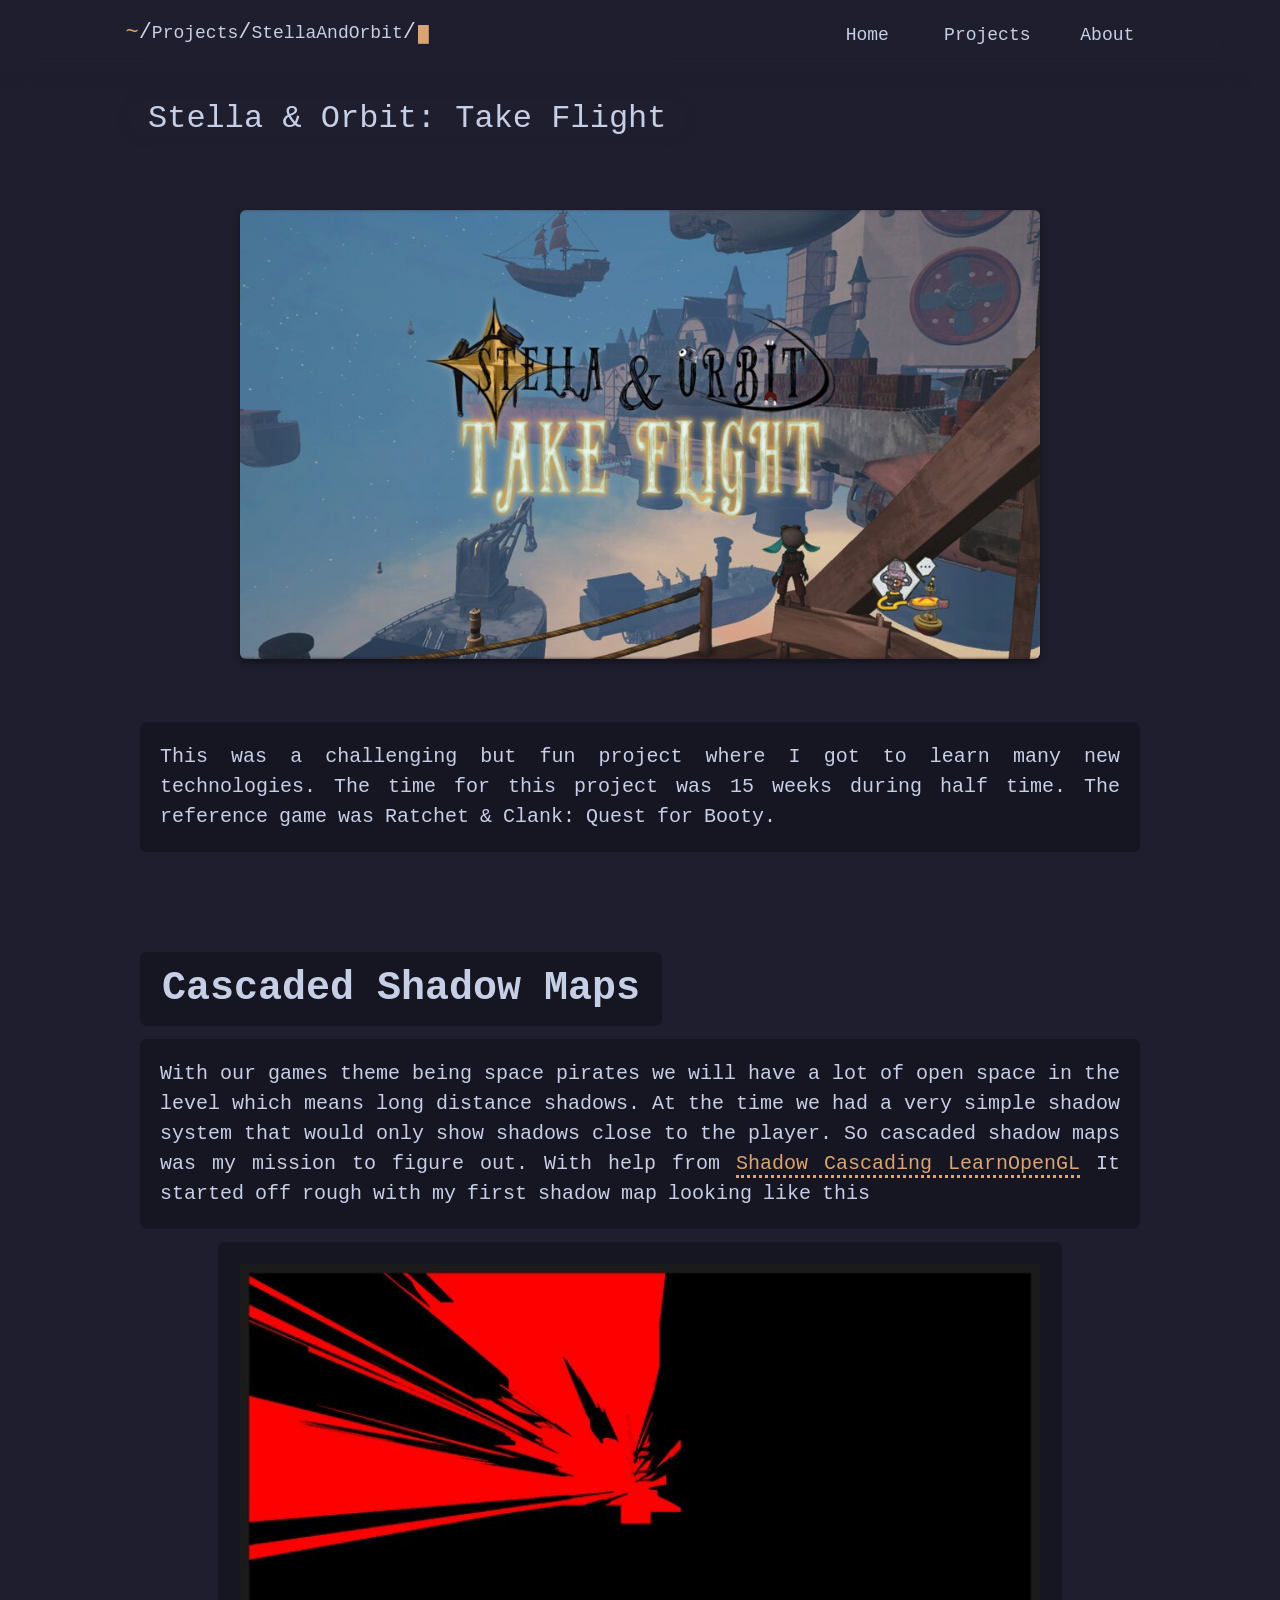
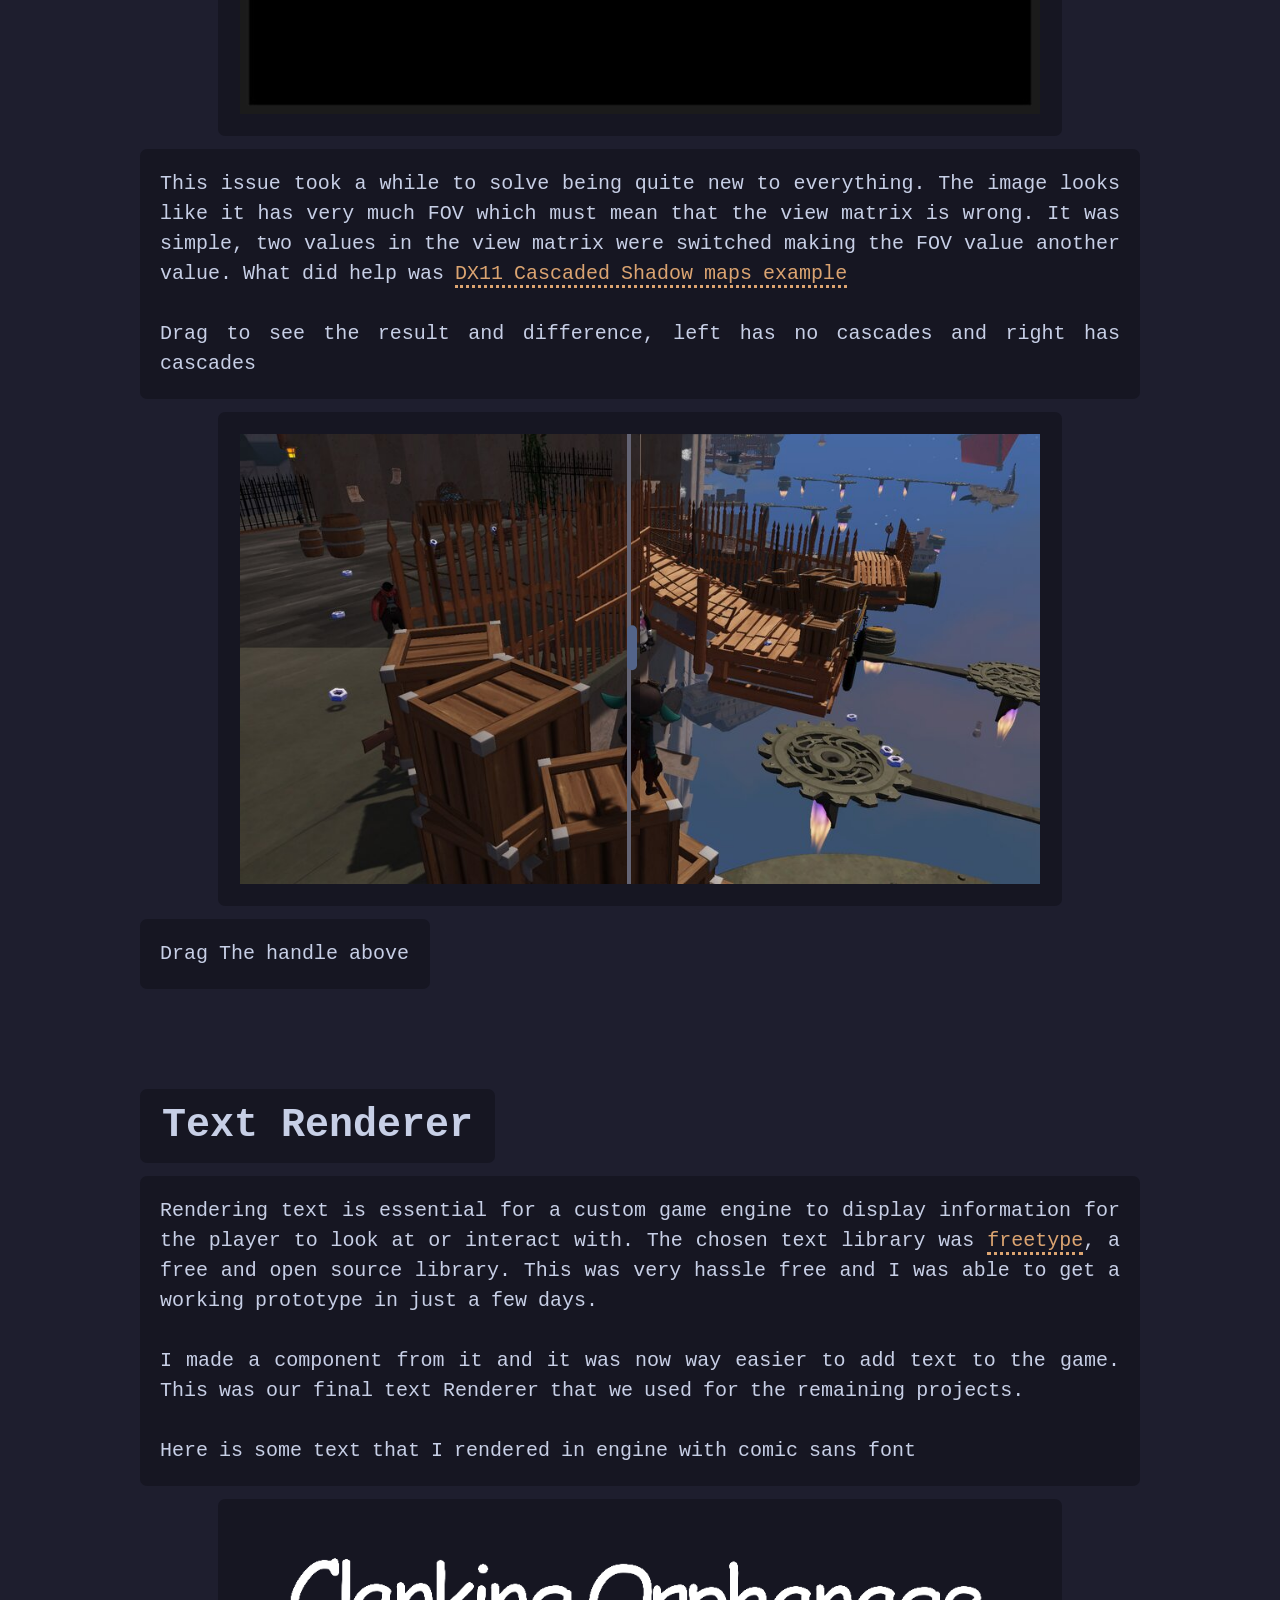
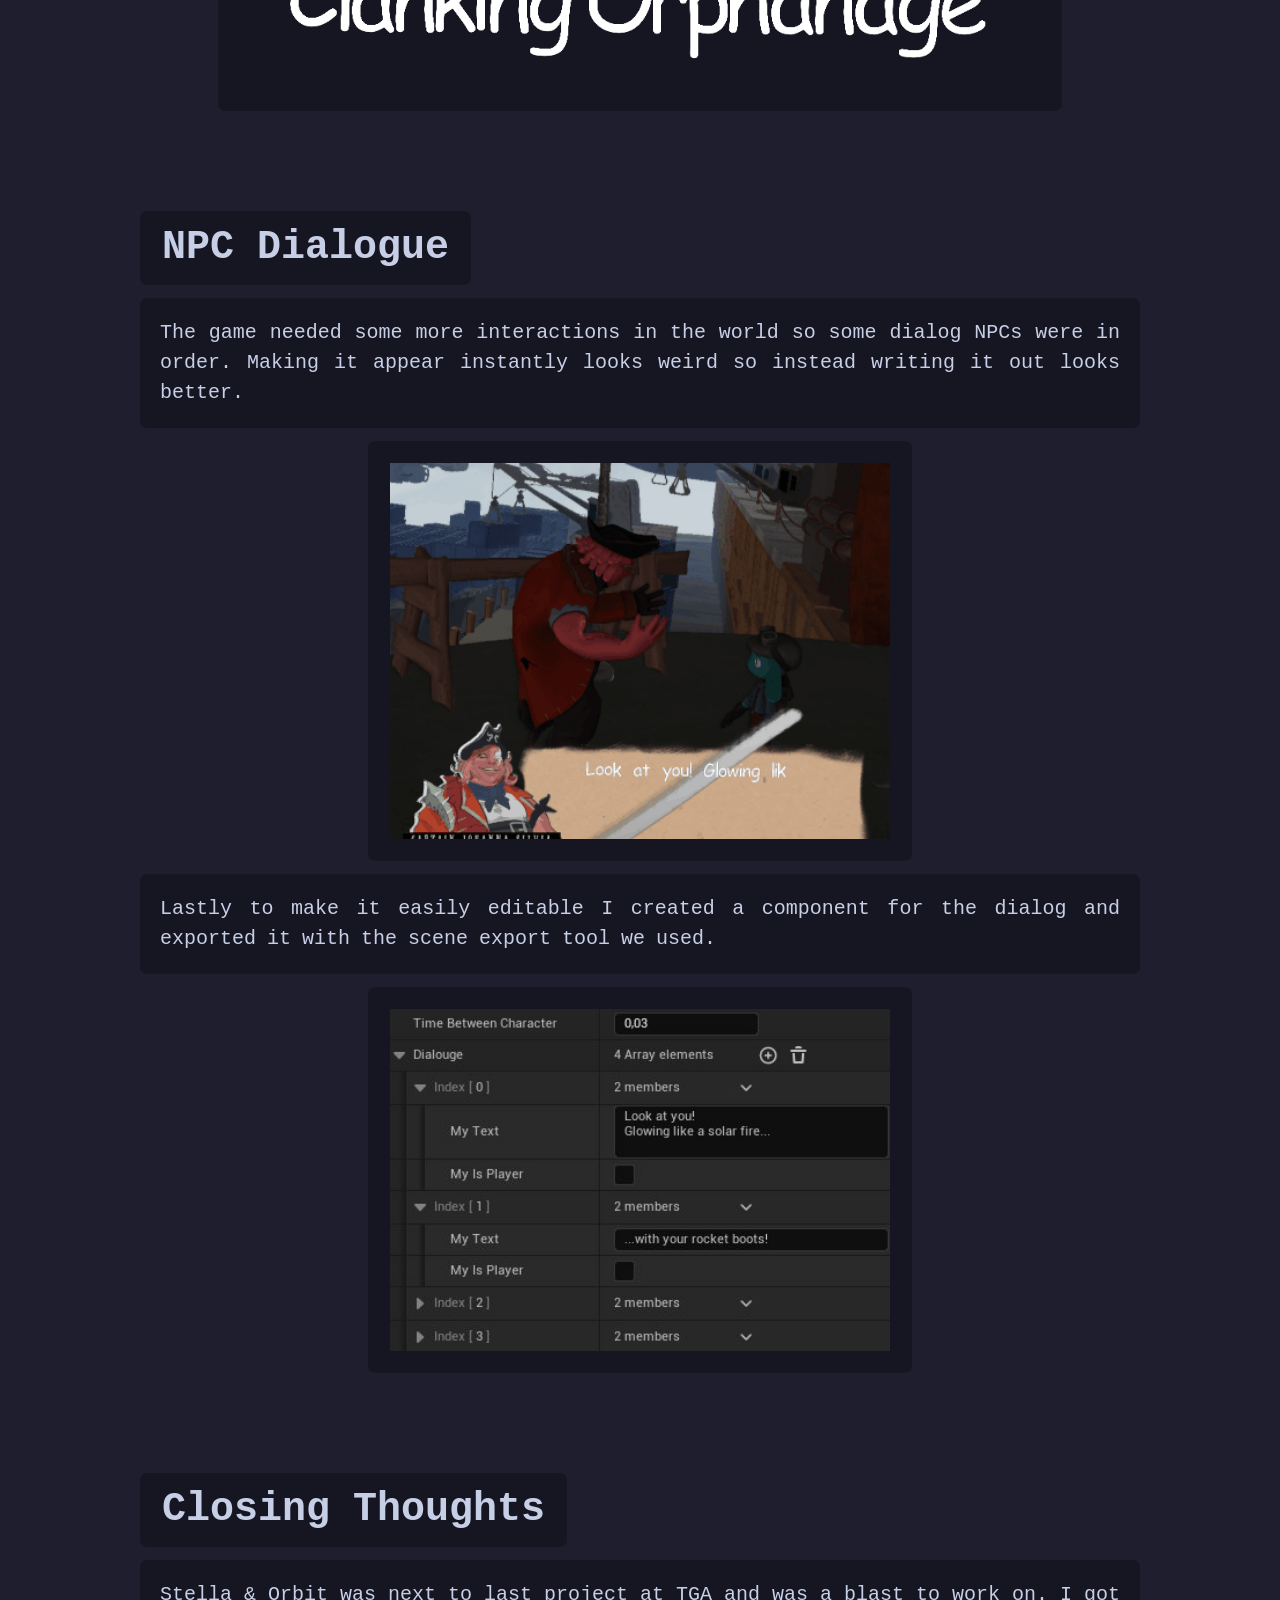
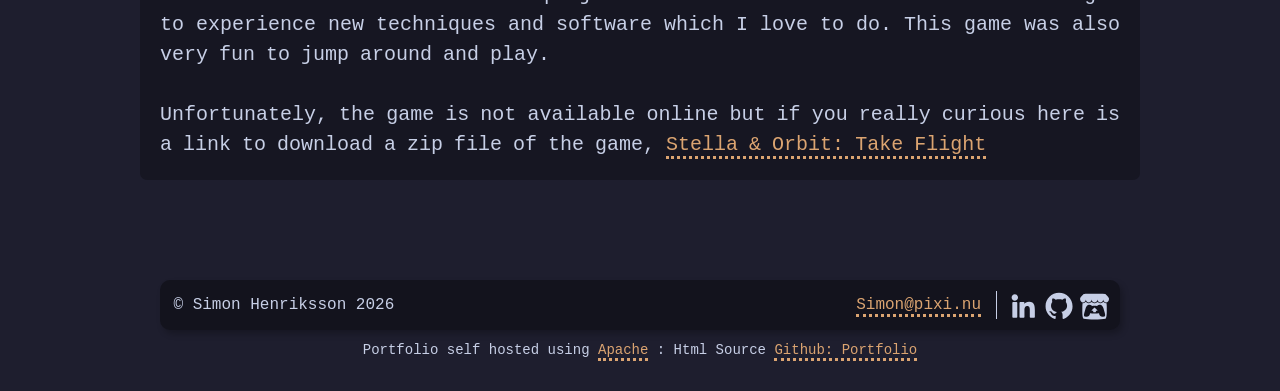
<file: Projects/StellaAndOrbit.html>
<!DOCTYPE html>
<html lang="en">


<head>
    <link rel="stylesheet" href="/Content/BaseStyles.css">
    <link rel="stylesheet" href="/Content/ProjectPage.css">
    <link rel="stylesheet" href="/Content/StellaAndOrbit.css">
    <meta charset="utf-8">
</head>


<body hidden>
    <div class="text-thumbnail-container">
        <div class="title-text-holder">
            <div class="title-text">
                Stella & Orbit: Take Flight
            </div>
        </div>
        <img class="thumbnail" />
    </div>


    <div class="page-middle-offseter">
        <div class="project-text">
            This was a challenging but fun project where I got to learn many new technologies.
            The time for this project was 15 weeks during half time.
            The reference game was Ratchet & Clank: Quest for Booty.
        </div>


        <div class="project-text content-image-holder title-holder">
            <h1 class="sub-title">
                Cascaded Shadow Maps
            </h1>
        </div>


        <div class="project-text">
            With our games theme being space pirates we will have a lot of open space in the level which means long
            distance shadows.
            At the time we had a very simple shadow system that would only show shadows close to the player.
            So cascaded shadow maps was my mission to figure out. With help from <a
                href="https://learnopengl.com/Guest-Articles/2021/CSM" class="a-href-style">Shadow Cascading
                LearnOpenGL</a>
            It started off rough with my first shadow map looking like this
        </div>


        <div class="project-text content-image-holder" style="width: 80%;">
            <img src="/Assets/Images/Projects/Content/StellaAndOrbit/CascadedShadowMapFOV.jpg" class="content-image" />
        </div>


        <div class="project-text">
            This issue took a while to solve being quite new to everything.
            The image looks like it has very much FOV which must mean that the view matrix is wrong.
            It was simple, two values in the view matrix were switched making the FOV value another value.
            What did help was <a href="https://learn.microsoft.com/en-us/windows/win32/dxtecharts/cascaded-shadow-maps"
                class="a-href-style">DX11 Cascaded Shadow maps example</a>
            <br><br>
            Drag to see the result and difference, left has no cascades and right has cascades
        </div>


        <div class="project-text content-image-holder" style="width: 80%;" draggable="false">
            <img id="cascade-holder" src="/Assets/Images/Projects/Content/StellaAndOrbit/WithoutCascades.jpg" style="width: 100%;" draggable="false" style="opacity: 0;">
            <div class="divider" draggable="false">
                <div class="inline-divider" draggable="false">
                    <div class="divider-handle" draggable="false">


                    </div>
                </div>
            </div>
            <img id="before-cascading" src="/Assets/Images/Projects/Content/StellaAndOrbit/WithoutCascades.jpg"
                class="fill-image-left content-image" draggable="false" />
            <img id="after-cascading" src="/Assets/Images/Projects/Content/StellaAndOrbit/WithCascades.jpg"
                class="fill-image-right content-image" draggable="false" />
            </img>
        </div>


        <div class="project-text" style="width: 25%;">
            Drag The handle above
        </div>


        <div class="project-text content-image-holder title-holder">
            <h1 class="sub-title">
                Text Renderer
            </h1>
        </div>


        <div class="project-text">
            Rendering text is essential for a custom game engine to display information for the player to look at or
            interact with.
            The chosen text library was <a
                href="https://learn.microsoft.com/en-us/windows/win32/dxtecharts/cascaded-shadow-maps"
                class="a-href-style">freetype</a>, a free and open source library.
            This was very hassle free and I was able to get a working prototype in just a few days.


            <br><br>
            I made a component from it and it was now way easier to add text to the game.
            This was our final text Renderer that we used for the remaining projects.
            <br><br>
            Here is some text that I rendered in engine with comic sans font
        </div>


        <div class="project-text content-image-holder" style="width: 80%;">
            <img src="/Assets/Images/Projects/Content/StellaAndOrbit/TextRendered.png" class="content-image" />
        </div>


        <div class="project-text content-image-holder title-holder">
            <h1 class="sub-title">
                NPC Dialogue
            </h1>
        </div>


        <div class="project-text">
            The game needed some more interactions in the world so some dialog NPCs were in order.
            Making it appear instantly looks weird so instead writing it out looks better.
        </div>


        <div class="project-text content-image-holder" style="width: 50%;">
            <img src="/Assets/Images/Projects/Content/StellaAndOrbit/DialougeInGame.gif" class="content-image" />
        </div>


        <div class="project-text">
            Lastly to make it easily editable I created a component for the dialog and exported it with the scene export tool we used.
        </div>


        <div class="project-text content-image-holder" style="width: 50%;">
            <img src="/Assets/Images/Projects/Content/StellaAndOrbit/UnrealDialouge.jpg" class="content-image" />
        </div>


        <div class="project-text content-image-holder title-holder">
            <h1 class="sub-title">
                Closing Thoughts
            </h1>
        </div>


        <div class="project-text">
            Stella & Orbit was next to last project at TGA and was a blast to work on.
            I got to experience new techniques and software which I love to do.
            This game was also very fun to jump around and play.


            <br><br>


            Unfortunately, the game is not available online but if you really curious here is a link to download a zip
            file of the game, <a class="a-href-style" href="/Assets/ProjectFiles/Stella & Orbit - Take Flight.zip">Stella & Orbit: Take Flight</a>
        </div>


    </div>


</body>


</html>




<script src="/Content/ScreenManager.js" defer></script>
<script src="/Content/Projects.js"></script>
<script src="/Content/TopBar.js" defer></script>
<script src="/Content/BottomBar.js" defer></script>
<script src="/Content/DragChange.js" async></script>
</file>
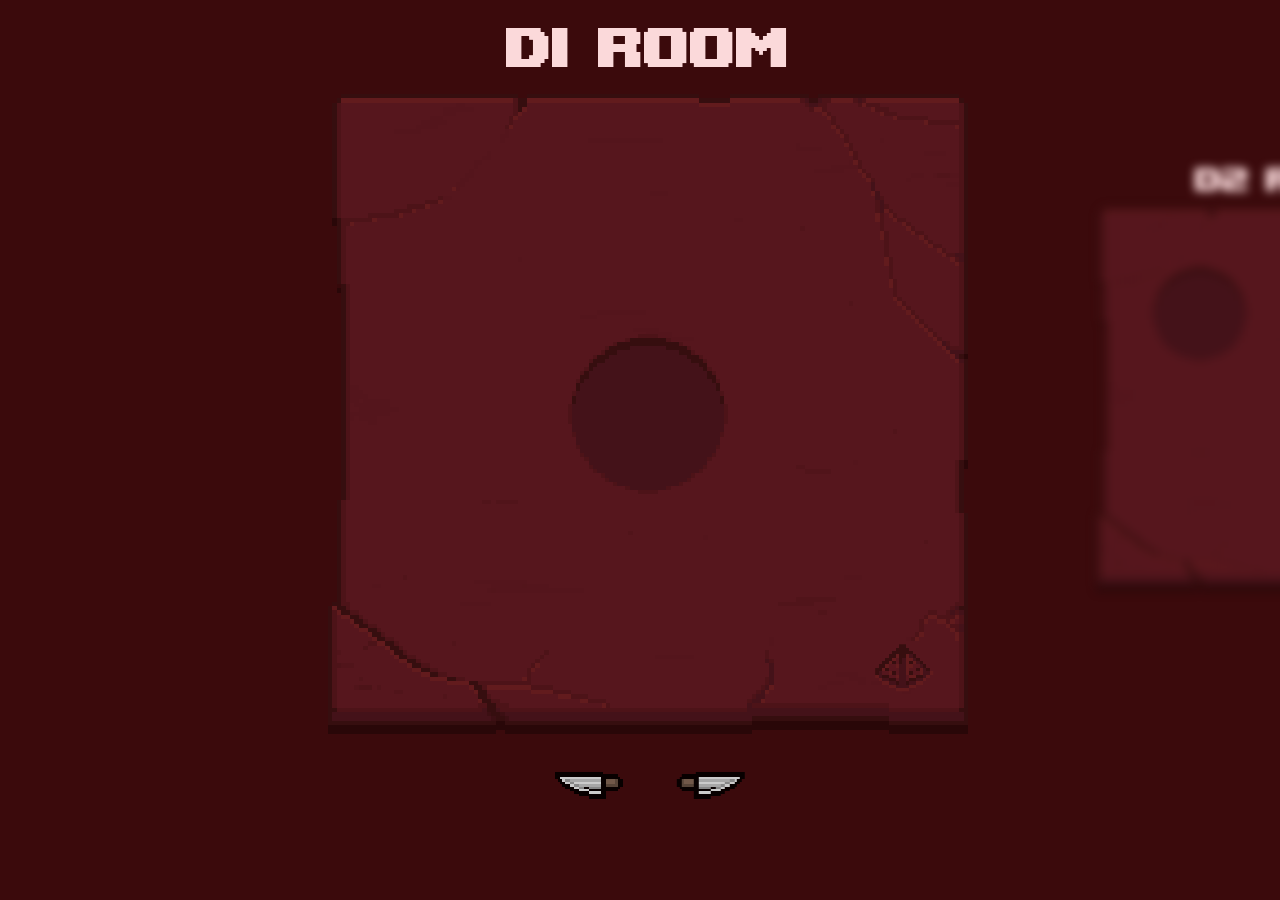
<file: Projects/TheBindingOfIsaacDiceRooms.html>
<!DOCTYPE html>
<html lang="en">

<head>
    <link rel="stylesheet" href="DiceSite/HoveredDiceDescription.css">
</head>

<body style="background-color: rgb(59, 10, 12); color: rgb(251, 217, 218); overflow-x: hidden;">


<div style="width: 100vw; height: auto;">


<div style="width: 100%; display: flex; justify-content: center;" draggable="false">
    <div style="display: grid; width: 50%; max-width: 750px; grid-template-columns: 100% 100% 100% 100% 100% 100%; column-gap: 0%; " id="DiceCarousel" draggable="false">

    <!-- D1 -->
    <div style="user-select: none; display: grid; width: 100%; grid-area: 1 / 1;" class="Dice" draggable="false">
        <h style="font-size: clamp(0px, 6vw, 90px); font-family: upheaval; text-align: center;">D1 ROOM</h>
        <div style="display: grid;">
            <img draggable="false" src="DiceSite/DiceDot.png" width="25%" height="auto" style="user-select: none; grid-area: 1 / 1; image-rendering: pixelated; left: 50%; top: 49%; position: relative; transform: translate(-50%, -50%);">

            <img draggable="false" src="DiceSite/D4.png" width="9%" height="auto" style="user-select: none; grid-area: 1 / 1; image-rendering: pixelated; left: 90%; top: 87.7%; position: relative; transform: translate(-50%, -50%);">

            <img draggable="false" src="DiceSite/DiceBG.png" width="100%" height="auto" style="user-select: none; grid-area: 1 / 1; image-rendering: pixelated;">
        </div>
    </div>
    <div class="WhatDoText" style="user-select: none; grid-area: 1 / 1;">
        Reroll all isaac's collected items into random ones
        <br>
        <br>
        Effects: 
        <br>
        isaac
    </div>
    <!-- D1 -->

    <!-- D2 -->
    <div style="user-select: none; display: grid; width: 100%; grid-area: 1 / 2;" class="Dice" draggable="false">
        <h style="font-size: clamp(0px, 6vw, 90px); font-family: upheaval; text-align: center;">D2 ROOM</h>
        <div style="display: grid;">
            <img draggable="false" src="DiceSite/DiceDot.png" width="25%" height="auto" style="user-select: none; grid-area: 1 / 1; image-rendering: pixelated; left: 27%; top: 27%; position: relative; transform: translate(-50%, -50%);">
            
            <img draggable="false" src="DiceSite/DiceDot.png" width="25%" height="auto" style="user-select: none; grid-area: 1 / 1; image-rendering: pixelated; left: 69.7%; top: 70%; position: relative; transform: translate(-50%, -50%);">
            
            <img draggable="false" src="DiceSite/D20.png" width="9%" height="auto" style="user-select: none; grid-area: 1 / 1; image-rendering: pixelated; left: 90%; top: 12%; position: relative; transform: translate(-50%, -50%);">

            <img draggable="false" src="DiceSite/DiceBG.png" width="100%" height="auto" style="user-select: none; grid-area: 1 / 1; image-rendering: pixelated;">
        </div>
    </div>
    <div class="WhatDoText" style="user-select: none; grid-area: 1 / 2;">
        Reroll all pickups
        <br>
        <br>
        Effects: 
        <br>
        This room
    </div>
    <!-- D2 -->

    <!-- D3 -->
    <div style="user-select: none; display: grid; width: 100%; grid-area: 1 / 3;" class="Dice" draggable="false">
        <h style="font-size: clamp(0px, 6vw, 90px); font-family: upheaval; text-align: center;">D3 ROOM</h>
        <div style="display: grid;">
            <img draggable="false" src="DiceSite/DiceDot.png" width="25%" height="auto" style="user-select: none; grid-area: 1 / 1; image-rendering: pixelated; left: 79%; top: 20%; position: relative; transform: translate(-50%, -50%);">
            
            <img draggable="false" src="DiceSite/DiceDot.png" width="25%" height="auto" style="user-select: none; grid-area: 1 / 1; image-rendering: pixelated; left: 52.5%; top: 48%; position: relative; transform: translate(-50%, -50%);">
            
            <img draggable="false" src="DiceSite/DiceDot.png" width="25%" height="auto" style="user-select: none; grid-area: 1 / 1; image-rendering: pixelated; left: 25%; top: 75%; position: relative; transform: translate(-50%, -50%);">
            
            <img draggable="false" src="DiceSite/D20.png" width="9%" height="auto" style="user-select: none; grid-area: 1 / 1; image-rendering: pixelated; left: 89%; top: 85%; position: relative; transform: translate(-50%, -50%);">
            <img draggable="false" src="DiceSite/DWholeFloor.png" width="10.5%" height="auto" style="user-select: none; grid-area: 1 / 1; image-rendering: pixelated; left: 10.5%; top: 7.5%; position: relative; transform: translate(-50%, -50%);">

            <img draggable="false" src="DiceSite/DiceBG.png" width="100%" height="auto" style="user-select: none; grid-area: 1 / 1; image-rendering: pixelated;">
        </div>
    </div>
    <div class="WhatDoText" style="user-select: none; grid-area: 1 / 3;">
        Reroll all pickups and trinkets
        <br>
        <br>
        Effects: 
        <br>
        the entire floor
    </div>
    <!-- D3 -->

    <!-- D4 -->
    <div style="user-select: none; display: grid; width: 100%; grid-area: 1 / 4;" class="Dice" draggable="false">
        <h style="font-size: clamp(0px, 6vw, 90px); font-family: upheaval; text-align: center;">D4 ROOM</h>
        <div style="display: grid;">
            <img draggable="false" src="DiceSite/DiceDot.png" width="25%" height="auto" style="user-select: none; grid-area: 1 / 1; image-rendering: pixelated; left: 25%; top: 23%; position: relative; transform: translate(-50%, -50%);">
            <img draggable="false" src="DiceSite/DiceDot.png" width="25%" height="auto" style="user-select: none; grid-area: 1 / 1; image-rendering: pixelated; left: 25%; top: 75.5%; position: relative; transform: translate(-50%, -50%);">
            
            <img draggable="false" src="DiceSite/DiceDot.png" width="25%" height="auto" style="user-select: none; grid-area: 1 / 1; image-rendering: pixelated; left: 76.5%; top: 23%; position: relative; transform: translate(-50%, -50%);">
            <img draggable="false" src="DiceSite/DiceDot.png" width="25%" height="auto" style="user-select: none; grid-area: 1 / 1; image-rendering: pixelated; left: 76.5%; top: 75.5%; position: relative; transform: translate(-50%, -50%);">
            
            <img draggable="false" src="DiceSite/D6.png" width="8%" height="auto" style="user-select: none; grid-area: 1 / 1; image-rendering: pixelated; left: 50%; top: 87%; position: relative; transform: translate(-50%, -50%);">

            <img draggable="false" src="DiceSite/DiceBG.png" width="100%" height="auto" style="user-select: none; grid-area: 1 / 1; image-rendering: pixelated;">
        </div>
    </div>
    <div class="WhatDoText" style="user-select: none; grid-area: 1 / 4;">
        Reroll item pedestals 
        <br>
        except Devil/Angel
        <br>
        <br>
        Effects: 
        <br>
        the entire floor
    </div>
    <!-- D4 -->

    <!-- D5 -->
    <div style="user-select: none; display: grid; width: 100%; grid-area: 1 / 5;" class="Dice" draggable="false">
        <h style="font-size: clamp(0px, 6vw, 90px); font-family: upheaval; text-align: center;">D5 ROOM</h>
        <div style="display: grid;">
            
            <img draggable="false" src="DiceSite/DiceDot.png" width="25%" height="auto" style="user-select: none; grid-area: 1 / 1; image-rendering: pixelated; left: 25%; top: 23%; position: relative; transform: translate(-50%, -50%);">
            <img draggable="false" src="DiceSite/DiceDot.png" width="25%" height="auto" style="user-select: none; grid-area: 1 / 1; image-rendering: pixelated; left: 76.5%; top: 23%; position: relative; transform: translate(-50%, -50%);">
            
            <img draggable="false" src="DiceSite/DiceDot.png" width="25%" height="auto" style="user-select: none; grid-area: 1 / 1; image-rendering: pixelated; left: 50.4%; top: 50%; position: relative; transform: translate(-50%, -50%);">
            
            <img draggable="false" src="DiceSite/DiceDot.png" width="25%" height="auto" style="user-select: none; grid-area: 1 / 1; image-rendering: pixelated; left: 76.5%; top: 75.5%; position: relative; transform: translate(-50%, -50%);">
            <img draggable="false" src="DiceSite/DiceDot.png" width="25%" height="auto" style="user-select: none; grid-area: 1 / 1; image-rendering: pixelated; left: 25%; top: 75.5%; position: relative; transform: translate(-50%, -50%);">
            
            <img draggable="false" src="DiceSite/Again.png" width="9%" height="auto" style="user-select: none; grid-area: 1 / 1; image-rendering: pixelated; left: 13%; top: 50.7%; position: relative; transform: translate(-50%, -50%);">

            <img draggable="false" src="DiceSite/DiceBG.png" width="100%" height="auto" style="user-select: none; grid-area: 1 / 1; image-rendering: pixelated;">
        </div>
    </div>
    <div class="WhatDoText" style="user-select: none; grid-area: 1 / 5;">
        restart and reroll the entire floor with a new layout
        <br>
        <br>
        Effects: 
        <br>
        the entire floor
    </div>
    <!-- D5 -->

    <!-- D6 -->
    <div style="user-select: none; display: grid; width: 100%; grid-area: 1 / 6;" class="Dice" draggable="false">
        <h style="font-size: clamp(0px, 6vw, 90px); font-family: upheaval; text-align: center;">D6 ROOM</h>
        <div style="display: grid;">
            <img draggable="false" src="DiceSite/DiceDot.png" width="25%" height="auto" style="user-select: none; grid-area: 1 / 1; image-rendering: pixelated; left: 28%; top: 49.7%; position: relative; transform: translate(-50%, -50%);">
            <img draggable="false" src="DiceSite/DiceDot.png" width="25%" height="auto" style="user-select: none; grid-area: 1 / 1; image-rendering: pixelated; left: 28%; top: 80.4%; position: relative; transform: translate(-50%, -50%);">
            <img draggable="false" src="DiceSite/DiceDot.png" width="25%" height="auto" style="user-select: none; grid-area: 1 / 1; image-rendering: pixelated; left: 28%; top: 17.8%; position: relative; transform: translate(-50%, -50%);">
            
            <img draggable="false" src="DiceSite/DiceDot.png" width="25%" height="auto" style="user-select: none; grid-area: 1 / 1; image-rendering: pixelated; left: 74%; top: 49.7%; position: relative; transform: translate(-50%, -50%);">
            <img draggable="false" src="DiceSite/DiceDot.png" width="25%" height="auto" style="user-select: none; grid-area: 1 / 1; image-rendering: pixelated; left: 74%; top: 17.8%; position: relative; transform: translate(-50%, -50%);">
            <img draggable="false" src="DiceSite/DiceDot.png" width="25%" height="auto" style="user-select: none; grid-area: 1 / 1; image-rendering: pixelated; left: 74%; top: 80.4%; position: relative; transform: translate(-50%, -50%);">
            
            
            <img draggable="false" src="DiceSite/D100.png" width="10%" height="auto" style="user-select: none; grid-area: 1 / 1; image-rendering: pixelated; left: 51%; top: 89%; position: relative; transform: translate(-50%, -50%);">

            <img draggable="false" src="DiceSite/DiceBG.png" width="100%" height="auto" style="user-select: none; grid-area: 1 / 1; image-rendering: pixelated;">
        </div>
    </div>
    <div class="WhatDoText" style="user-select: none; grid-area: 1 / 6;">
        reroll all isaac's items, pickups and pedestals
        <br>
        <br>
        Effects: 
        <br>
        the entire floor &
        <br>
        Isaac
    </div>
    <!-- D6 -->

    </div>
</div>

<img id="Knife1" draggable="false" src="DiceSite/MomsKnife.png" width="6%" height="auto" style="user-select: none; image-rendering: pixelated; position: fixed; left: 49.5%; transform: translate(0, -50%); rotate: 90deg;">
<img id="Knife2" draggable="false" src="DiceSite/MomsKnife.png" width="6%" height="auto" style="user-select: none; image-rendering: pixelated; position: fixed; left: 40%; transform: translate(0, -50%) scale(1, -1); rotate: 90deg;">

</div>



<script src="DiceSite/MoveDice.js"></script>

</body>
</file>
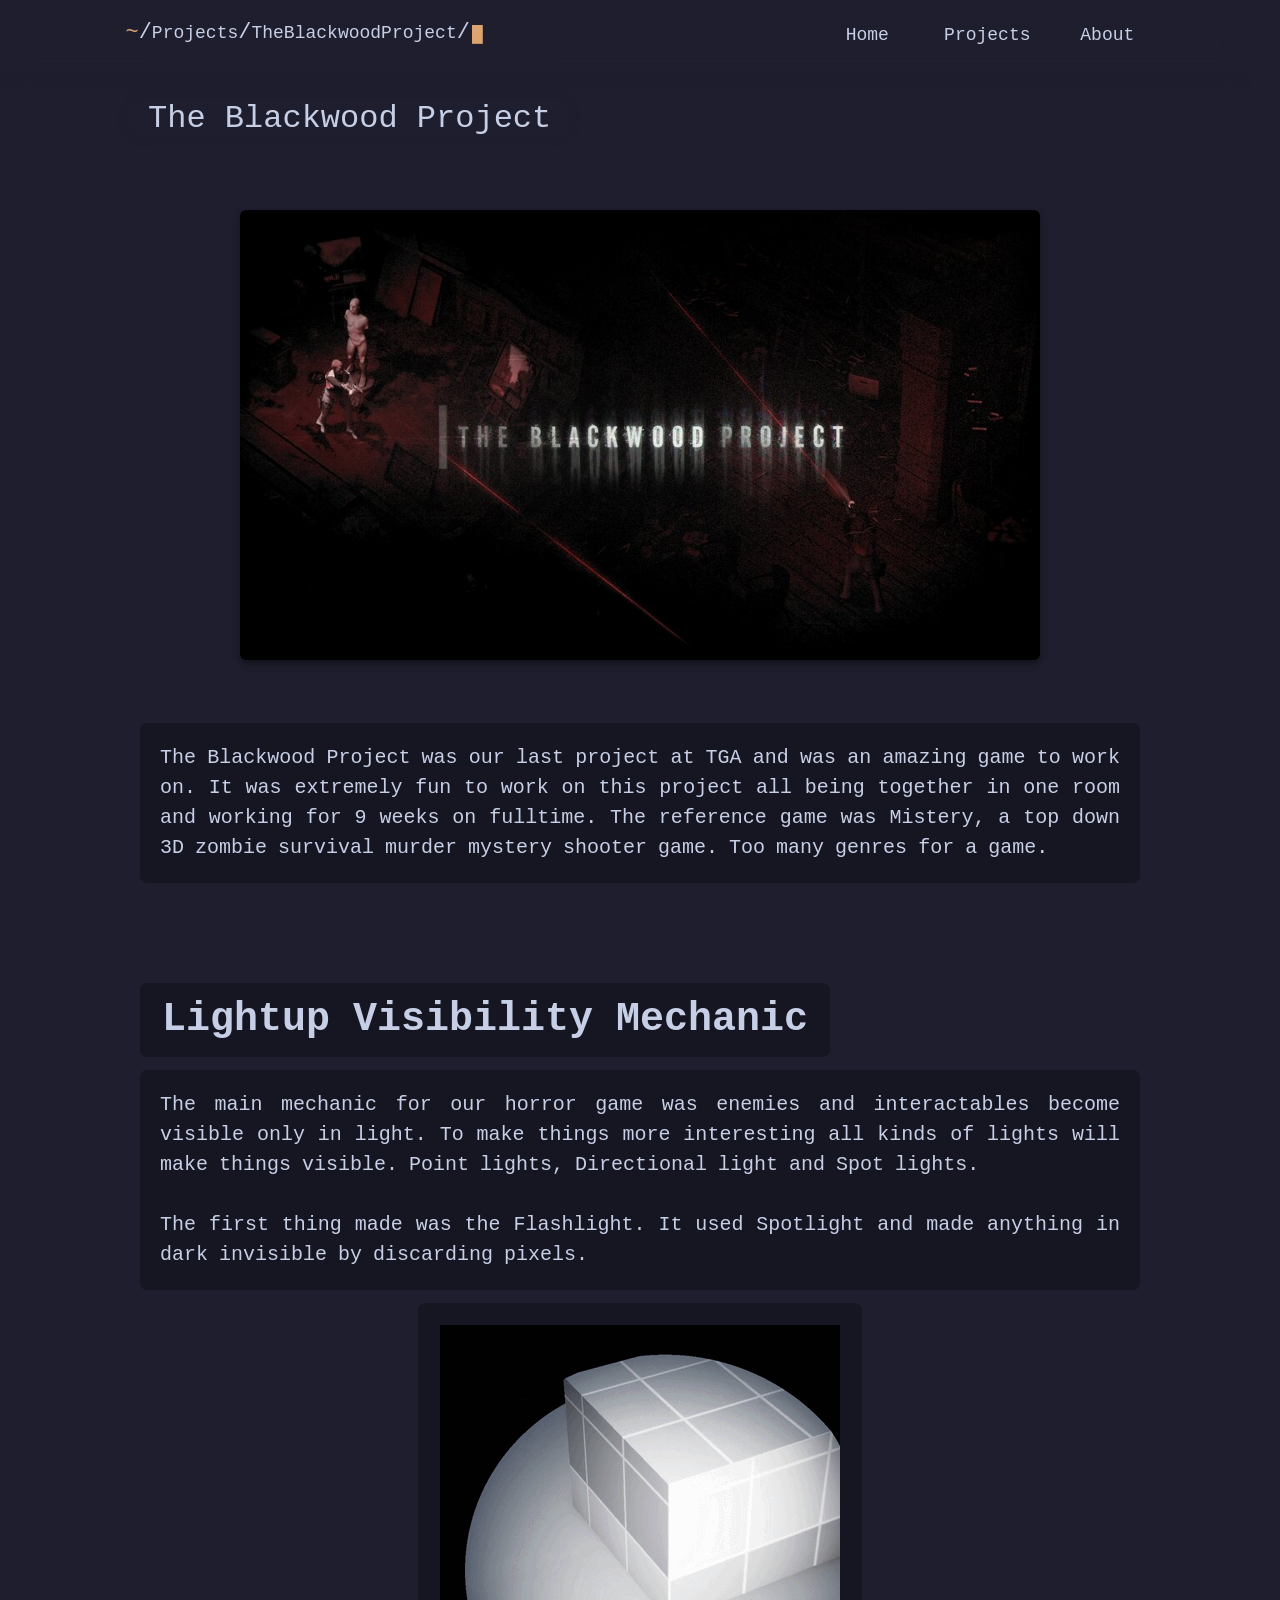
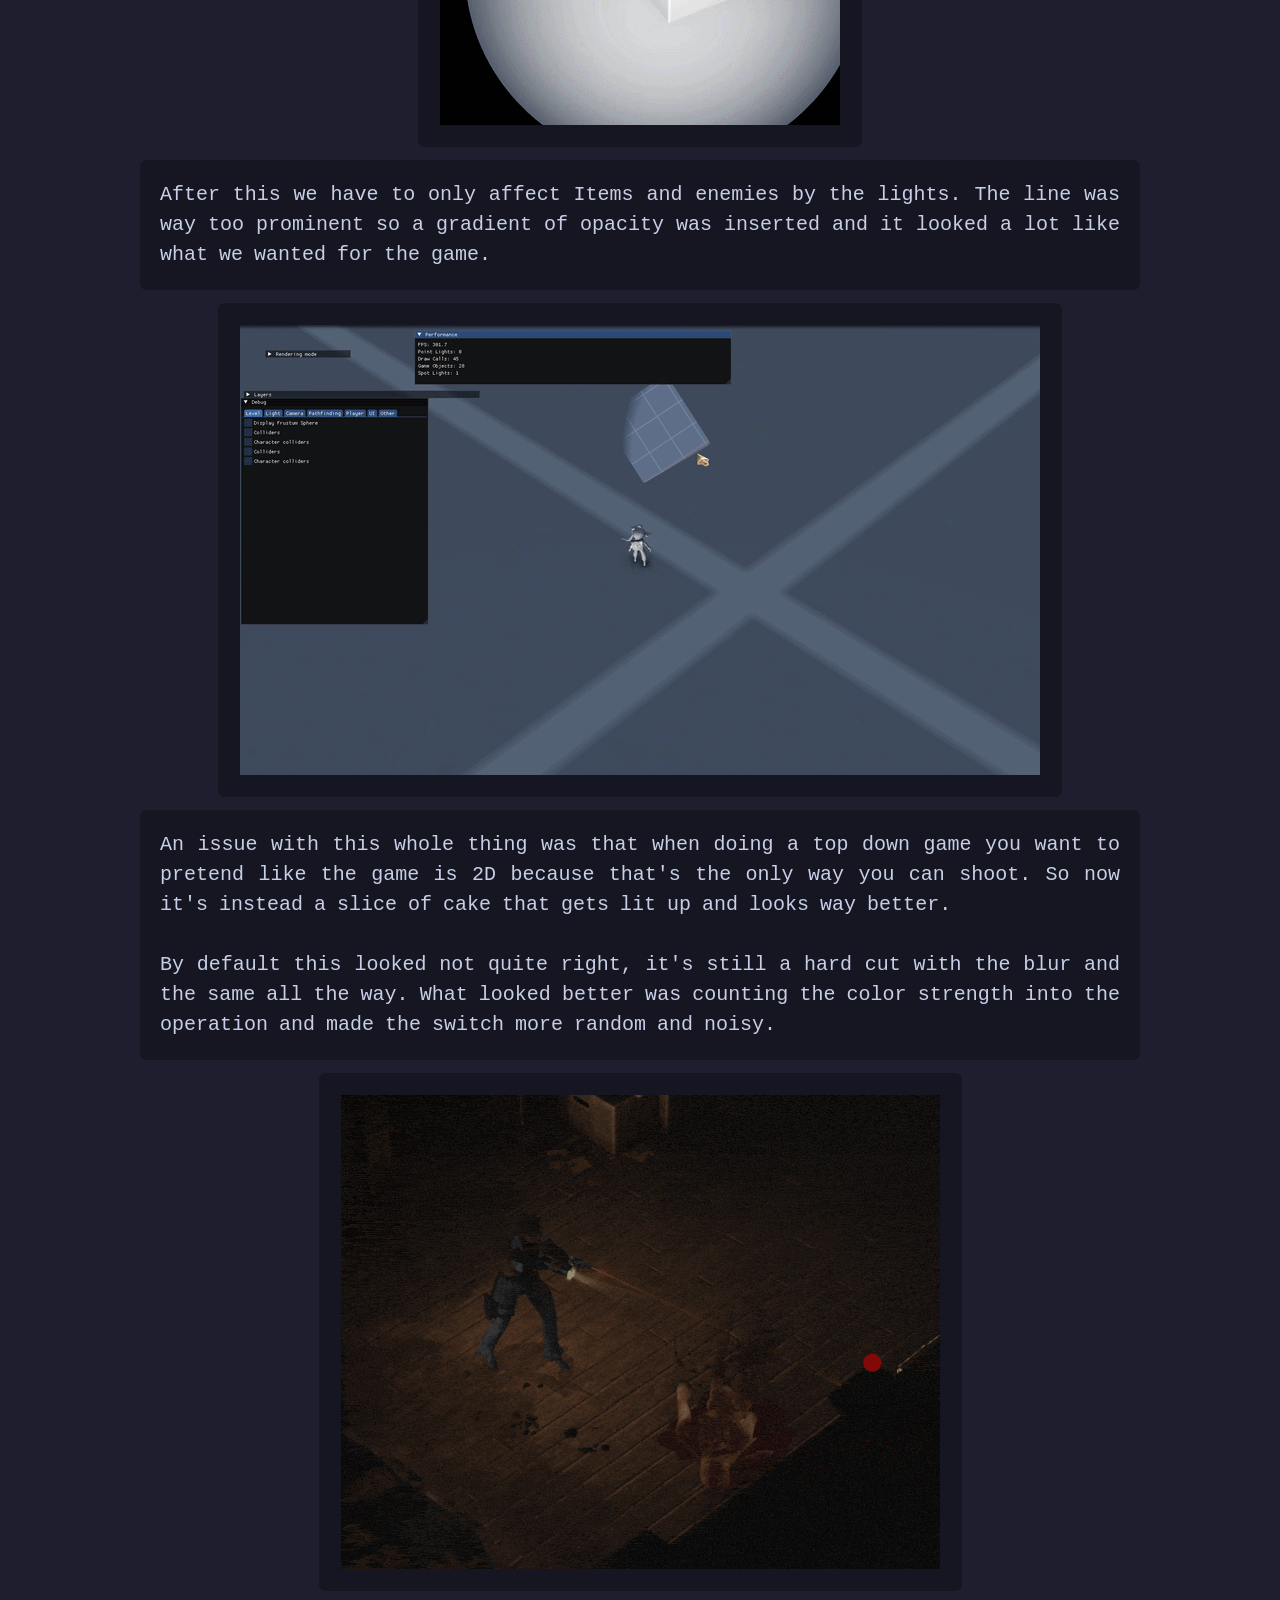
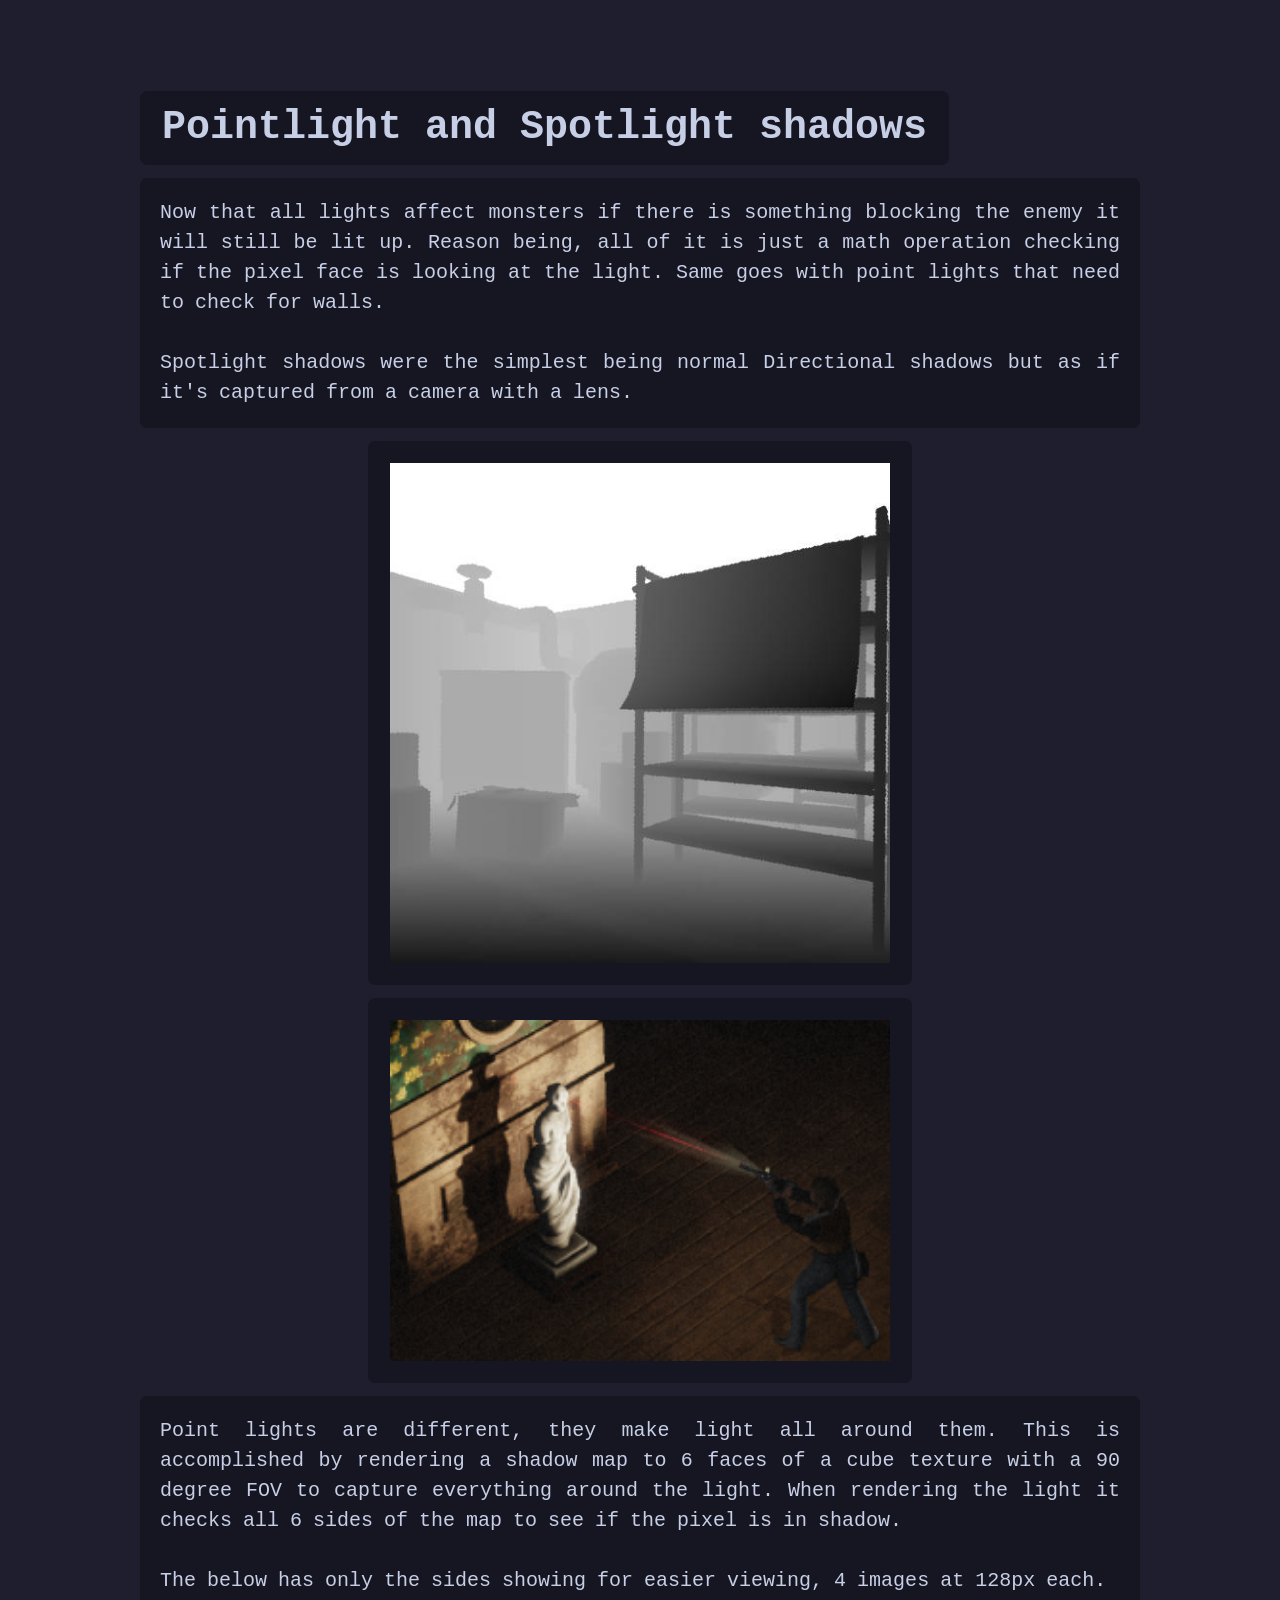
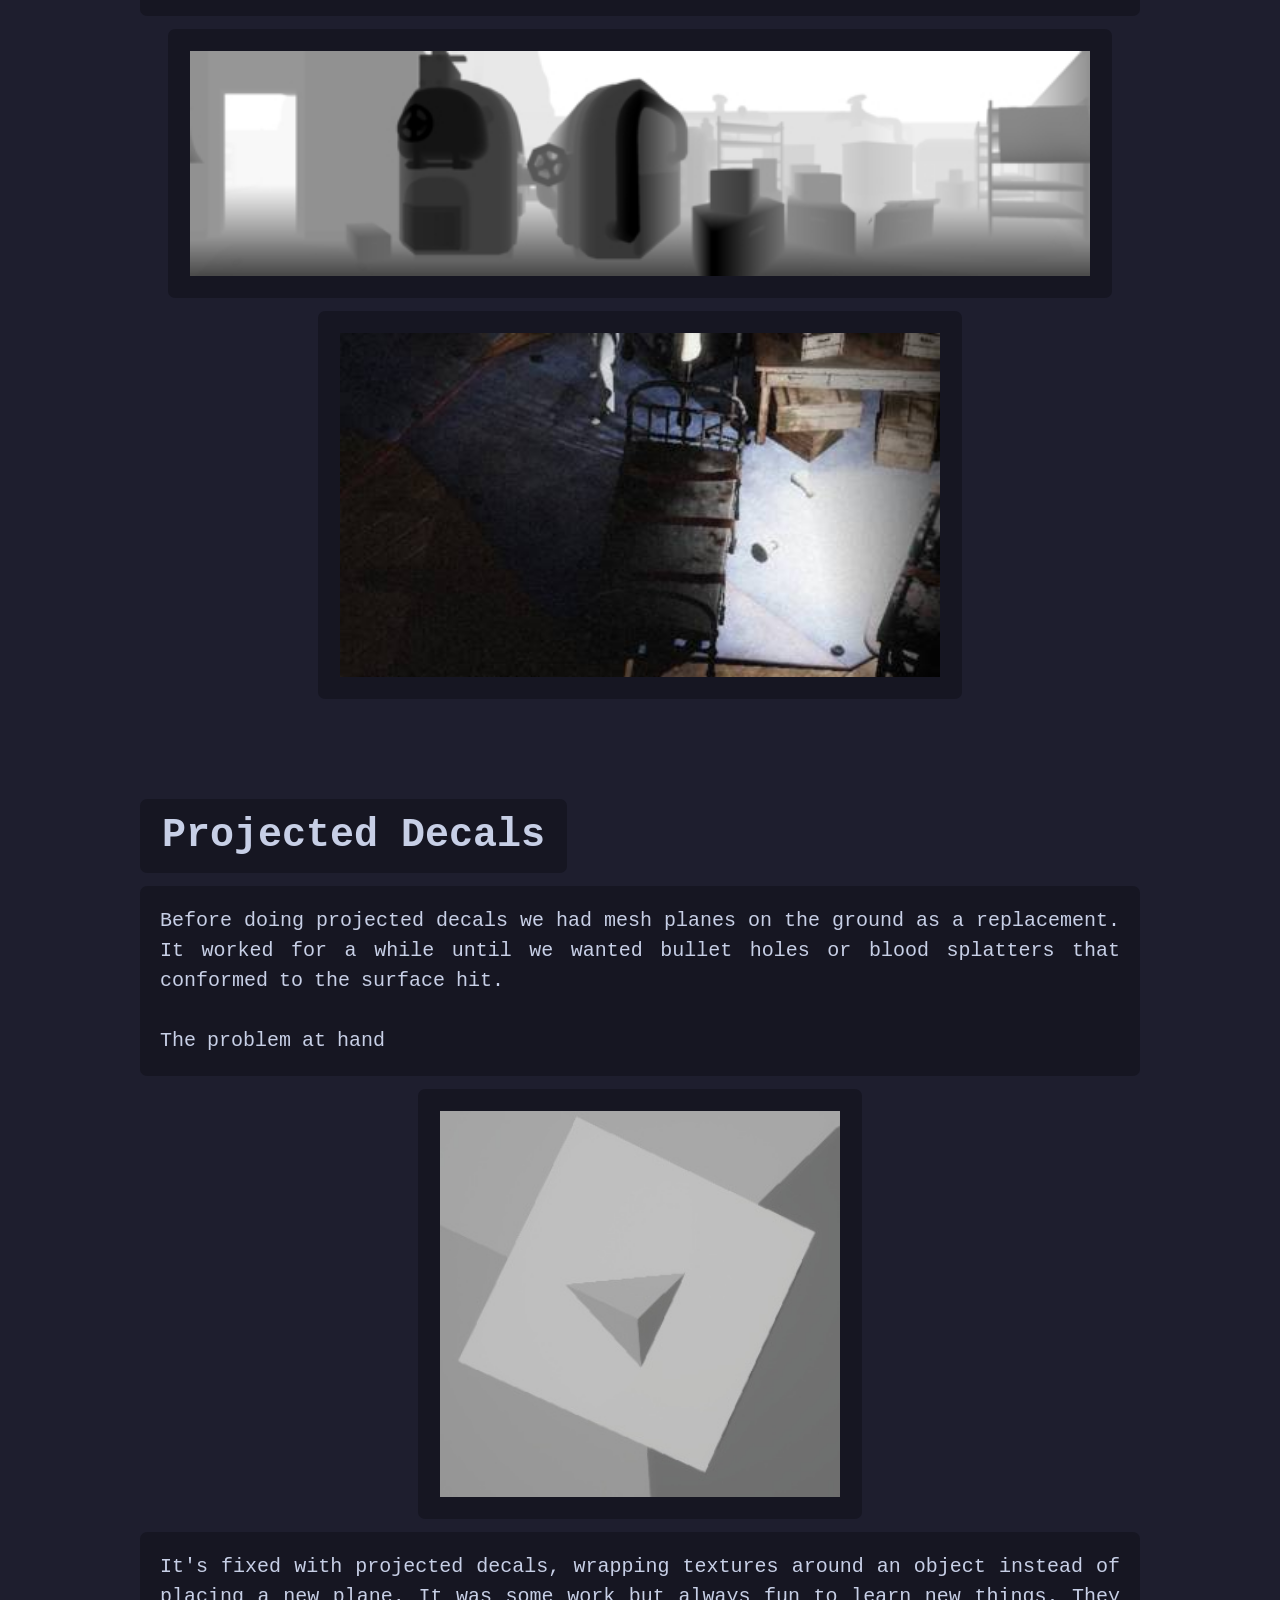
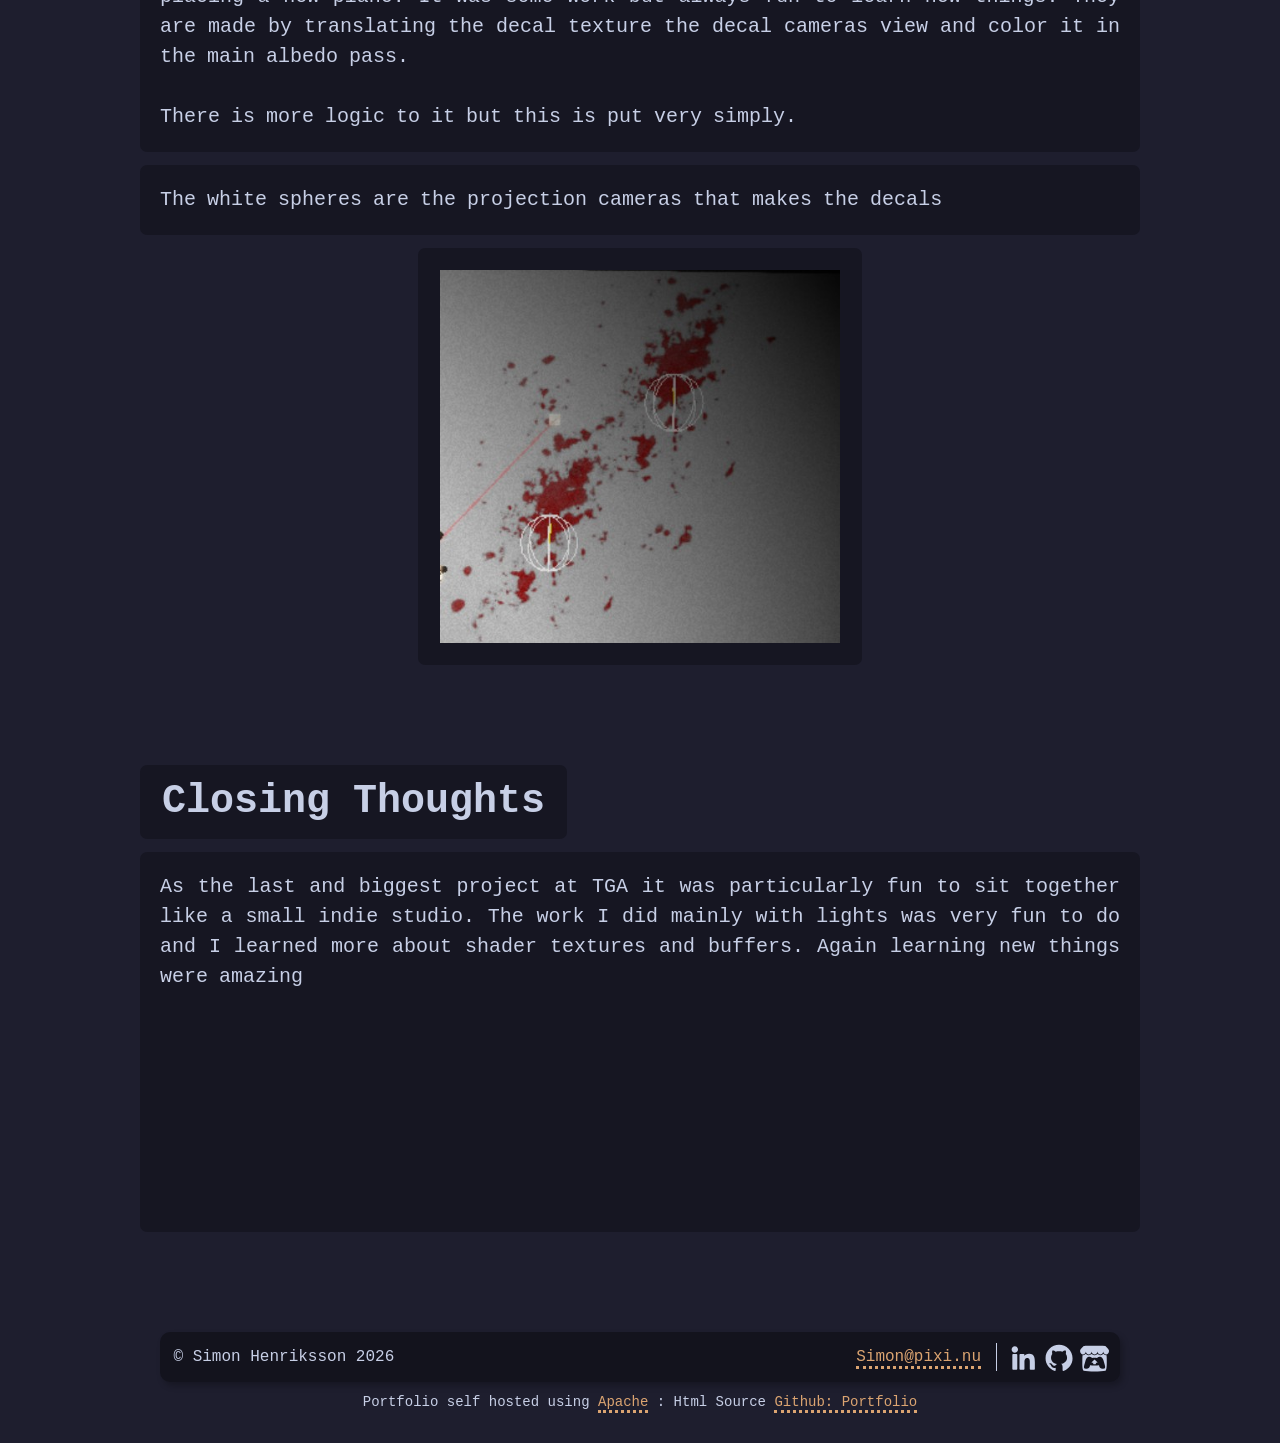
<file: Projects/TheBlackwoodProject.html>
<!DOCTYPE html>
<html lang="en">


<head>
    <link rel="stylesheet" href="/Content/BaseStyles.css">
    <link rel="stylesheet" href="/Content/ProjectPage.css">
    <meta charset="utf-8">
</head>


<body hidden>
    <div class="text-thumbnail-container">
        <div class="title-text-holder">
            <div class="title-text">
                The Blackwood Project
            </div>
        </div>
        <img class="thumbnail" />
    </div>


    <div class="page-middle-offseter">
        <div class="project-text">
            The Blackwood Project was our last project at TGA and was an amazing game to work on.
            It was extremely fun to work on this project all being together in one room and working for 9 weeks on fulltime.
            The reference game was Mistery, a top down 3D zombie survival murder mystery shooter game. Too many genres for a game.
        </div>


        <div class="project-text content-image-holder title-holder">
            <h1 class="sub-title">
                Lightup Visibility Mechanic
            </h1>
        </div>


        <div class="project-text">
            The main mechanic for our horror game was enemies and interactables become visible only in light.
            To make things more interesting all kinds of lights will make things visible.
            Point lights, Directional light and Spot lights.
           
            <br><br>


            The first thing made was the Flashlight.
            It used Spotlight and made anything in dark invisible by discarding pixels.
        </div>


        <div class="project-text content-image-holder">
            <img src="/Assets/Images/Projects/Content/TheBlackwoodProjects/FlashlightProto.gif" class="content-image"/>
        </div>


        <div class="project-text">
            After this we have to only affect Items and enemies by the lights.
            The line was way too prominent so a gradient of opacity was inserted and it looked a lot like what we wanted for the game.
        </div>


        <div class="project-text content-image-holder">
            <img src="/Assets/Images/Projects/Content/TheBlackwoodProjects/FinishedFlashlight.gif" class="content-image"/>
        </div>
       
        <div class="project-text">
            An issue with this whole thing was that when doing a top down game you want to pretend like the game is 2D because that's the only way you can shoot.
            So now it's instead a slice of cake that gets lit up and looks way better.
            <br><br>


            By default this looked not quite right, it's still a hard cut with the blur and the same all the way.
            What looked better was counting the color strength into the operation and made the switch more random and noisy.
        </div>


        <div class="project-text content-image-holder">
            <img src="/Assets/Images/Projects/Content/TheBlackwoodProjects/EnemyVisibleInLight.gif" class="content-image"/>
        </div>




        <div class="project-text content-image-holder title-holder">
            <h1 class="sub-title">
                Pointlight and Spotlight shadows
            </h1>
        </div>


        <div class="project-text">
            Now that all lights affect monsters if there is something blocking the enemy it will still be lit up.
            Reason being, all of it is just a math operation checking if the pixel face is looking at the light.
            Same goes with point lights that need to check for walls.
            <br><br>
            Spotlight shadows were the simplest being normal Directional shadows but as if it's captured from a camera with a lens.
        </div>


        <div class="project-text content-image-holder" style="width: 50%;">
            <img src="/Assets/Images/Projects/Content/TheBlackwoodProjects/SpotLightShadowTexture.jpg" class="content-image"/>
        </div>
       
        <div class="project-text content-image-holder" style="width: 50%;">
            <img src="/Assets/Images/Projects/Content/TheBlackwoodProjects/SpotLightShadows.jpg" class="content-image"/>
        </div>


        <div class="project-text">
            Point lights are different, they make light all around them.
            This is accomplished by rendering a shadow map to 6 faces of a cube texture with a 90 degree FOV to capture everything around the light.
            When rendering the light it checks all 6 sides of the map to see if the pixel is in shadow.
            <br><br>
            The below has only the sides showing for easier viewing, 4 images at 128px each.
        </div>


        <div class="project-text content-image-holder" style="width: 90%;">
            <img src="/Assets/Images/Projects/Content/TheBlackwoodProjects/PointLightShadowTexture.jpg" class="content-image"/>
        </div>


        <div class="project-text content-image-holder" style="width: 60%;">
            <img src="/Assets/Images/Projects/Content/TheBlackwoodProjects/PointLightShadows.jpg" class="content-image"/>
        </div>


        <div class="project-text content-image-holder title-holder">
            <h1 class="sub-title">
                Projected Decals
            </h1>
        </div>


        <div class="project-text">
            Before doing projected decals we had mesh planes on the ground as a replacement.
            It worked for a while until we wanted bullet holes or blood splatters that conformed to the surface hit.
            <br><br>
            The problem at hand
        </div>


        <div class="project-text content-image-holder" style="width: 40%;">
            <img src="/Assets/Images/Projects/Content/TheBlackwoodProjects/PlaneAsDecal.jpg" class="content-image"/>
        </div>


        <div class="project-text">
            It's fixed with projected decals, wrapping textures around an object instead of placing a new plane.
            It was some work but always fun to learn new things.
            They are made by translating the decal texture the decal cameras view and color it in the main albedo pass.
            <br><br>
            There is more logic to it but this is put very simply.
        </div>


        <!-- <div class="project-text content-image-holder" style="width: 40%;">
            <img src="/Assets/Images/Projects/Content/TheBlackwoodProjects/PlaneAsDecal.jpg" class="content-image"/>
        </div> -->


        <div class="project-text">
            The white spheres are the projection cameras that makes the decals
        </div>


        <div class="project-text content-image-holder" style="width: 40%;">
            <img src="/Assets/Images/Projects/Content/TheBlackwoodProjects/BloodDecals.jpg" class="content-image"/>
        </div>


        <div class="project-text content-image-holder title-holder">
            <h1 class="sub-title">
                Closing Thoughts
            </h1>
        </div>


        <div class="project-text">
            As the last and biggest project at TGA it was particularly fun to sit together like a small indie studio.
            The work I did mainly with lights was very fun to do and I learned more about shader textures and buffers.
            Again learning new things were amazing


            <br><br>

            
            <iframe src="https://store.steampowered.com/widget/4566920/" style="justify-self: center; display: grid;" frameborder="0" width="100%" height="190"></iframe>
        </div>
    </div>


</body>


</html>




<script src="/Content/ScreenManager.js" defer></script>
<script src="/Content/Projects.js"></script>
<script src="/Content/TopBar.js" defer></script>
<script src="/Content/BottomBar.js" defer></script>
</file>
<file: Content/BaseStyles.css>
body {
    margin: 0px;
    background-color: rgb(30, 30, 46);
    color: rgb(199, 207, 230);
    font-family: "JetBrains Mono", monospace;

    scrollbar-color: rgb(234, 24, 24);

    display: grid;
    justify-content: center;
}

::selection {
    background: gray;
}


::-webkit-scrollbar {
    width: 7px;
    height: 15px;
}

::-webkit-scrollbar-track-piece {
    background-color: rgb(30, 30, 46);
}

::-webkit-scrollbar-thumb:vertical {
    background-color: var(--accent-color);
    border-radius: 100px;
}

.accent-color {
    color: var(--accent-color);
}

a {
    color: inherit;
}

.a-href-style:link,
.a-href-style:visited {
    color: var(--accent-color);
    text-decoration: none;
    border-bottom: 3px dotted var(--accent-color);
    background-color: rgba(219, 164, 113, 0);

    transition: color 400ms, background-color 400ms;

    width: fit-content;
}

.a-href-style:hover {
    color: rgb(30, 30, 46);
    background-color: var(--accent-color);
}

.breadcrumb-link {
    font-size: 18px;

    text-decoration: none;
    transition: color 200ms;
}

.breadcrumb-link:hover {
    color: var(--accent-color);
}

.breadcrumb-console-bar {
    width: 80%;
    justify-self: center;

    font-size: 22px;

    margin-top: 20px;
    display: flex;
}

.breadcrumb-console-bar-cursor {
    font-size: 18px;
    margin-left: 2px;
    margin-top: 5px;

    animation: blink 1700ms infinite;
}

@keyframes blink {
    50% {
        opacity: 1;
    }

    70% {
        opacity: 0;
    }

    100% {
        opacity: 1;
    }
}

.breadcrumb-console-bar-holder {
    display: grid;

    z-index: 9999;

    position: fixed;
    top: 0;
    width: 98vw;
    height: 90px;

    backdrop-filter: blur(17px);
    -webkit-backdrop-filter: blur(17px);

    mask-image: linear-gradient(to bottom,
            black 0%,
            black 70px,
            transparent 90px);
    -webkit-mask-image: linear-gradient(to bottom,
            black 0%,
            black 70px,
            transparent 90px);
}

.top-button-holder{
    height: 30px;
    display: flex;

    margin-left: auto;

    margin-right: -3vw;
}

.top-button{
    width: 120px;
    height: 30px;

    text-align: center;

    font-size: 18px;

    padding-top: 5px;

    transition: color 200ms, font-size 200ms, padding-top 200ms;
    text-decoration: none;
}

.top-button:hover{
    padding-top: 3.5px;
    font-size: 20px;
    color: var(--accent-color);
}

.FullscreenFade {
    z-index: 9998;
    width: 100vw;
    height: 100vh;
    background-color: rgb(30, 30, 46);
    position: fixed;
    top: 0px;
}


.hosted-where-text{
    font-size: 14px;
    margin-top: 12px;
    justify-self: center;

    margin-bottom: 32px;
}

.bottom-bar {
    background-color: rgb(19, 19, 29);
    width: 75vw;
    height: fit-content;

    border-radius: 10px;

    justify-self: center;
    
    margin-top: 100px;


    display: flex;
    justify-content: baseline;

    box-shadow: 3px 4px 6px rgba(0, 0, 0, 0.24);
}

.bottombar-separator{
    margin-top: 11px;
    margin-bottom: 11px;

    border-left: 1.5px solid rgb(199, 207, 230);
}

.cpy-right {
    height: 100%;

    margin-left: 1.4%;
}

.bottom-all-icon-holder{
    display: flex;
    
    align-self: center;
}

.bottom-icon {
    width: 36px;
    height: auto;

    margin-top: 20%;
    margin-left: -20%;


}

@media (max-width: 1100px) {
    .cpy-right {
        font-size: 20px;
    }

    .breadcrumb-console-bar {
        font-size: 30px;
    }

    .breadcrumb-console-bar-cursor, .breadcrumb-link {
        font-size: 22px;
    }

    .top-button-holder{
        margin-right: 0px;
    }

    .top-button{
        font-size: 24px;
        padding-top: 5px;
        transition: font-size 200ms, padding-top 200ms;
    }

    .top-button:hover{
        padding-top: 2px;
        font-size: 27px;
    }
}
</file>
<file: Content/Projects.css>
.project-title {
    margin: 12px;
    margin-left: 18px;
    text-align: left;
    font-size: 24px;

    font-weight: lighter;

    height: 30px;
    overflow: hidden;
}

.project-card {
    cursor: pointer;
    overflow: hidden;

    height: fit-content;

    border-radius: 15px;

    border-width: 2px;
    border-color: rgb(63, 63, 63);
    border-style: solid;

    background-color: rgba(0, 0, 0, 0.082);

    box-shadow: 0 4px 7px rgba(0, 0, 0, 0.144);

    padding-bottom: 5%;

    transition: border-color 150ms;

    display: grid;
}

.project-card:hover {
    border-color: var(--accent-color);
}

.project-background {
    display: grid;

    width: 100%;
    height: fit-content;

    padding-bottom: 5%;
    padding-top: 5%;

    background: linear-gradient(140deg, rgb(94, 114, 157), rgb(51, 62, 87));
}

.project-image {
    align-self: center;
    justify-self: center;

    width: 87%;
    height: auto;

    box-shadow: 0 4px 7px rgba(0, 0, 0, 0.363);
    border-radius: 6px;
}

.project-description {
    font-size: 16px;
    font-weight: lighter;
    margin: 0px;

    justify-self: center;
}

.project-description-holder {
    width: 85%;
    height: 100px;

    justify-self: center;

    overflow: hidden;
}

.project-all-tags-holder {
    display: flex;
    justify-content: flex-start;
}

.project-tag-name {
    font-size: 14px;
    margin-right: 10px;

    padding-top: 4px;
    padding-bottom: 5px;
    padding-left: 7px;
    padding-right: 7px;

    border-radius: 6px;

    background-color: rgb(96, 96, 107);

    font-weight: bold;
}

.project-tag-icon {
    margin-left: 18px;
    margin-right: 12px;

    width: 20px;
    height: 20px;

    align-self: center;

    stroke: rgba(255, 255, 255, 0.747);

    fill: none;
    stroke-width: 3px;
    stroke-linecap: round;
    stroke-linejoin: round;
}

.featured-Folder {
    stroke: var(--accent-color);
    stroke-width: 0.3;

    stroke-linejoin: round;

    align-self: center;

    margin-right: 10px;

    width: 30px;
    height: 30px;
}
</file>
<file: Content/Index.css>
.name-text {
    font-weight: bold;
    font-size: 380%;
}

.hand-wave-icon {
    font-size: 58px;
    margin-left: -30px;
}

.intro-text {
    font-size: 120%;
    margin-top: -10px;
    width: 580px;

    text-align: justify;
}

.featured-projects {
    margin-top: 150px;

    display: flex;
    flex-direction: column;
}

.featured-text-holder {
    height: auto;

    display: flex;
}

.featured-star {
    stroke: var(--accent-color);
    stroke-width: 2.4;

    stroke-linejoin: round;

    margin-right: 10px;
    margin-top: 8px;

    width: 30px;
    height: 30px;
}

.header-title {
    margin-top: 0px;
    font-size: 38px;
}

.all-projects-text {
    font-size: 22px;

    margin-left: auto;
    margin-top: 22px;
}

@media (max-width: 1100px)
{
    .all-projects-text {
        font-size: 30px;
        margin-top: 7px;
    }
}

.featured-project-grid {
    width: 100%;
    margin-bottom: 5%;
    display: grid;
    gap: 1.5%;
    grid-template-columns: repeat(4, 1fr);
    justify-content: center;

    grid-template-rows: 1fr;
    grid-auto-rows: 0;
    overflow: hidden;
}



.type-title-grid {
    padding: 0.7%;
    display: grid;
    grid-template-columns: 50% 50%;

    border-radius: 12px;
    background-color: rgb(64, 64, 92);
}

.type-title-box {
    width: 100%;
    height: 35px;

    border-radius: 10px;
    background-color: rgba(30, 30, 46, 1);

    display: grid;
    cursor: pointer;
    z-index: 89;
}

.type-title {
    font-size: 120%;
    text-align: center;

    align-self: center;
    z-index: 81;
}

.experience-tab {
    background-color: inherit;
    width: 800px;

    justify-self: center;

    margin-bottom: 100px;

    margin-top: 70px;
}

.experience-content-holder {
    margin-top: 10px;

    width: 100%;
    height: 100%;

    border-radius: 12px;
}

.experience {
    position: absolute;

    border-radius: inherit;

    background-color: rgb(30, 30, 46);

    border-width: 3px;
    border-color: rgba(121, 121, 121, 0.336);
    border-style: solid;

    pointer-events: none;

    padding-bottom: 30px;
}


.experience-company-text-content {
    width: 95%;
    height: 100%;

    justify-self: center;
}

.experience-company-text-content-grid {
    display: grid;
}

.information-experience {
    width: 100%;
    height: auto;

    display: flex;
    align-items: flex-start;
    pointer-events: all;
}


.company-icon-experience-info {
    margin-top: 30px;
    border-radius: 50%;

    width: 8%;
    height: auto;

    cursor: pointer;

    z-index: 50;
}

.company-name-experience-info {

    font-size: 140%;
    font-weight: bold;

    margin-top: 30px;
    margin-left: 20px;

    cursor: pointer;

    width: fit-content;

}

.company-title-experience-info {
    width: fit-content;
    font-size: 100%;
    font-weight: bold;

    margin-top: 5px;
    margin-left: 20px;

    color: rgba(199, 207, 230, 0.466);
}

.company-work-description-experience-info {

    font-size: 100%;

    margin-top: 20px;
    margin-left: 39px;

    color: inherit
}


.company-timespan-experience-info {
    font-size: 100%;

    margin-left: auto;

    color: rgba(199, 207, 230, 0.466);
}

.shaded-text-company-info {
    display: flex;
}

.experience-timeline {
    position: absolute;

    border-right: 2px solid rgba(71, 71, 71, 0.623);

    width: 4%;

    height: 100%;

    z-index: 20;
}

.experience-buttons {
    font-size: 13px;

    width: fit-content;
    height: 65%;

    background-color: rgba(255, 255, 255, 0.877);

    padding: 3px;
    padding-right: 10px;

    border-radius: 6px;

    text-decoration: none;
    color: rgb(0, 0, 0);

    font-weight: bold;

    margin-right: 10px;
}

.globe-icon {
    width: 11px;
    height: 11px;

    margin-left: 6px;
    margin-right: 6px;

    vertical-align: middle;
}

.page-middle-offseter {
    padding-top: 100px;
    width: 2000px;
    
    display: grid;
    justify-self: center;
}

@media (max-width: 2300px) {
    .page-middle-offseter {
        width: 1600px;
    }

    .featured-project-grid {
        grid-template-columns: repeat(3, 1fr);
    }
}

@media (max-width: 2000px) {
    
    .page-middle-offseter {
        width: 1600px;
    }
}

@media (max-width: 1800px) {
        .featured-project-grid {
        grid-template-columns: repeat(2, 45%);
    }
        .page-middle-offseter {
        width: 1400px;
    }
}

@media (max-width: 1600px) {
        .page-middle-offseter {
        width: 1200px;
    }
}


@media (max-width: 1400px) {
        .page-middle-offseter {
        width: 1100px;
    }
}

@media (max-width: 1200px) {
    .featured-project-grid {
        grid-template-columns: repeat(1, 70%);

        margin-bottom: 10%;

        grid-template-rows: initial;
        grid-auto-rows: initial;
        overflow: initial;
    }

    .experience-tab {
        width: 72%;
    }

    .page-middle-offseter {
        width: 95%;
    }

    .name-text, .intro-text, .featured-text-holder {
        margin-left: 50px;
    }
}

@media (max-width: 670px) {
    .intro-text{
        width: 86%;
    }
}
</file>
<file: Content/AllProjects.css>
.featured-project-grid {
    padding-bottom: 5%;
    display: grid;
    gap: 20px;
    grid-template-columns: repeat(4, 1fr);


    justify-self: center;

    width: inherit;
}


.featured-text-holder {
    display: flex;
    justify-self: center;
}

.featured-projects {
    margin-top: 150px;

    display: flex;
    flex-direction: column;
}

.project-card {
    width: 100%;
}

.project-card-link {
    width: 100%;
}

.page-middle-offseter {
    padding-top: 100px;
    width: 2000px;

    display: grid;
    justify-self: center;
}

@media (max-width: 2200px) {
    .featured-project-grid {
        grid-template-columns: repeat(3, 1fr);
    }

    .page-middle-offseter {
        width: 1700px;
    }
}

@media (max-width: 1900px) {
    .page-middle-offseter {
        width: 1500px;
    }
}

@media (max-width: 1700px) {
    .featured-project-grid {
        grid-template-columns: repeat(2, 1fr);
    }

    .page-middle-offseter {
        width: 1100px;
    }
}

@media (max-width: 1250px) {
    .page-middle-offseter {
        width: 1000px;
    }
}

@media (max-width: 1100px) {
    .featured-project-grid {
        grid-template-columns: repeat(1, 1fr);
    }
    .page-middle-offseter {
        width: 70%;
    }
}
</file>
<file: Content/About.css>
.about-holder{
    justify-self: center;

    width: 100%;
    height: 700px;

    display: flex;
}

.about-image-holder{
    display: grid;

    width: 100%;
    height: 800px;

    align-self: center;
}

.about-image{
    width: auto;
    height: 420px;

    background-color: rgb(22, 22, 34);
    border-radius: 12px;

    align-self: center;

    justify-self: center;
}

.about-text{
    font-size: 1.4em;

    align-self: center;

    background-color: rgb(22, 22, 34);
    border-radius: 12px;

    padding: 40px;
}

.about-title{
    margin-top: 100px;
    font-size: 62px;

    margin-left: 100px;
}

.page-middle-offseter {
    width: 80vw;

    display: grid;
    justify-self: center;
}

@media (max-width: 1300px) {
    .page-middle-offseter {
        width: 70%;
    }
    .about-holder{
        display: initial;
    }
    .about-holder{
        height: auto;
    }

    .about-title{
        margin-top: 0px;
        width: 50vw;
        text-align: center;
    }

    .about-image-holder{
        margin-top: 50px;
        margin-bottom: 50px;

        display: grid;

        width: auto;
        height: auto;

        align-self: center;
    }
}
</file>
<file: Content/ProjectPage.css>
.title-text-holder{
    position: fixed;

    width: 80%;
    justify-self: center;

    font-size: 2em;
    margin-top: -50px;

    z-index: 10;
}
.title-text{
    width: fit-content;
    background-color: rgb(30, 30, 46);
    box-shadow: 0px 0px 5px 5px rgb(30, 30, 46);

    padding-left: 20px;
    padding-right: 20px;

    border-radius: 1000px;
}

.thumbnail{
    justify-self: center;
    width: 800px;

    margin-top: 60px;
    border-radius: 6px;

    box-shadow: 0 4px 7px rgba(0, 0, 0, 0.363);
    margin-bottom: 50px;
}

.text-thumbnail-container{
    margin-top: 150px;
    width: 100%;
    display: grid;
}

.project-text{
    line-height: 30px;
    word-spacing: -1px;
    border-radius: 7px;
    text-align: justify;
    padding: 20px;
    margin-top: 13px;

    height: fit-content;
    background-color: rgb(22, 22, 34);
    font-size: 20px;
}

.page-middle-offseter{
    width: 1000px;

    display: grid;
    justify-self: center;
}

.content-image-holder{
    display: flex;
    justify-self: center;
    width: fit-content;
    padding: 22px;
}

.title-holder{
    margin-top: 100px;
    justify-self: baseline;
}

.sub-title{
    margin: 0px;
    text-align: left;
    width: fit-content;
}

.content-image{
    width: 100%;
    cursor: zoom-in;
}

.image-zoomin-bg{
    z-index: 99999999;
    top: 0;
    left: 0;
    position: fixed;
    width: 95vw;
    height: 100vh;
    
    pointer-events: none;

    backdrop-filter: blur(10px);
    -webkit-backdrop-filter: blur(10px);

    opacity: 0;
}

.image-zoomin{
    display: flex;

    border-radius: 0.5vw;

    width: 90%;
    height: 90%;

    background-color: rgb(25, 25, 49);

    margin-left: 7.5%;
    margin-top: 5vh;

    pointer-events: none;

    display: flex;
    justify-content: center;
    align-items: center;
}

.image-zoomin-content{
    border-radius: 0.3vw;
    user-select: none;
}

@media (max-width: 1000px) {
    .title-text {
        justify-self: center;
    }
    .thumbnail {
        width: 80%;
    }
}

@media (max-width: 1100px) {
    .content-image-holder,
    .page-middle-offseter {
        width: 80%;
    }
    .thumbnail {
        width: 70%;
    }
}
</file>
<file: Content/StellaAndOrbit.css>
.inline-divider,
.divider-handle,
.divider {
    -webkit-user-drag: none;
    -webkit-user-select: none;
    user-select: none;
}

/* If you want to prevent any text selection while dragging */
.divider * {
    -webkit-user-select: none;
    user-select: none;
}

.fill-image-left{
    position: absolute; 
    width: auto;
    clip-path: inset(0 50% 0 0);
}
.fill-image-right{
    position: absolute; 
    width: auto;
    clip-path: inset(0 0 0 50%);
}
.divider{
    width: 2%;
    height: 100px;

    position: absolute;
    z-index: 1;
    cursor: w-resize;

    align-items: center;

    left: 50%;
}

.inline-divider{
    background-color: rgb(100, 100, 116);
    width: 15%;

    height: inherit;
    z-index: 2;
    justify-self: center;
}

.divider-handle{
    background-color: rgb(83, 100, 137);
    width: 250%;
    height: 10%;

    transform: translateY(425%);
    
    border-radius: 100px;

    z-index: 3;

    justify-self: center;

    align-self: center;
}
</file>
<file: Projects/DiceSite/HoveredDiceDescription.css>
@font-face {
        font-family: upheaval;
        src: url(upheavtt.ttf);
    }

#ActiveDice
{
    filter: blur(0px) brightness(100%);

    transition: filter 200ms;
}

#ActiveDice:hover
{
    filter: blur(5px) brightness(50%);
}


.WhatDoText{
    translate: 0 30px;
    pointer-events: none;

    font-family: upheaval;

    font-size: 500%;

    text-align: center;
    align-self: center;

    justify-self: center;

    filter: brightness(90%);
    
    scale: 1;

    width: 80%;

    z-index: 1;

    opacity: 0%;
}

#ActiveText {
    

    transition: opacity 200ms;
}

#ActiveDice:hover ~ #ActiveText {
    opacity: 100%;
}
</file>
